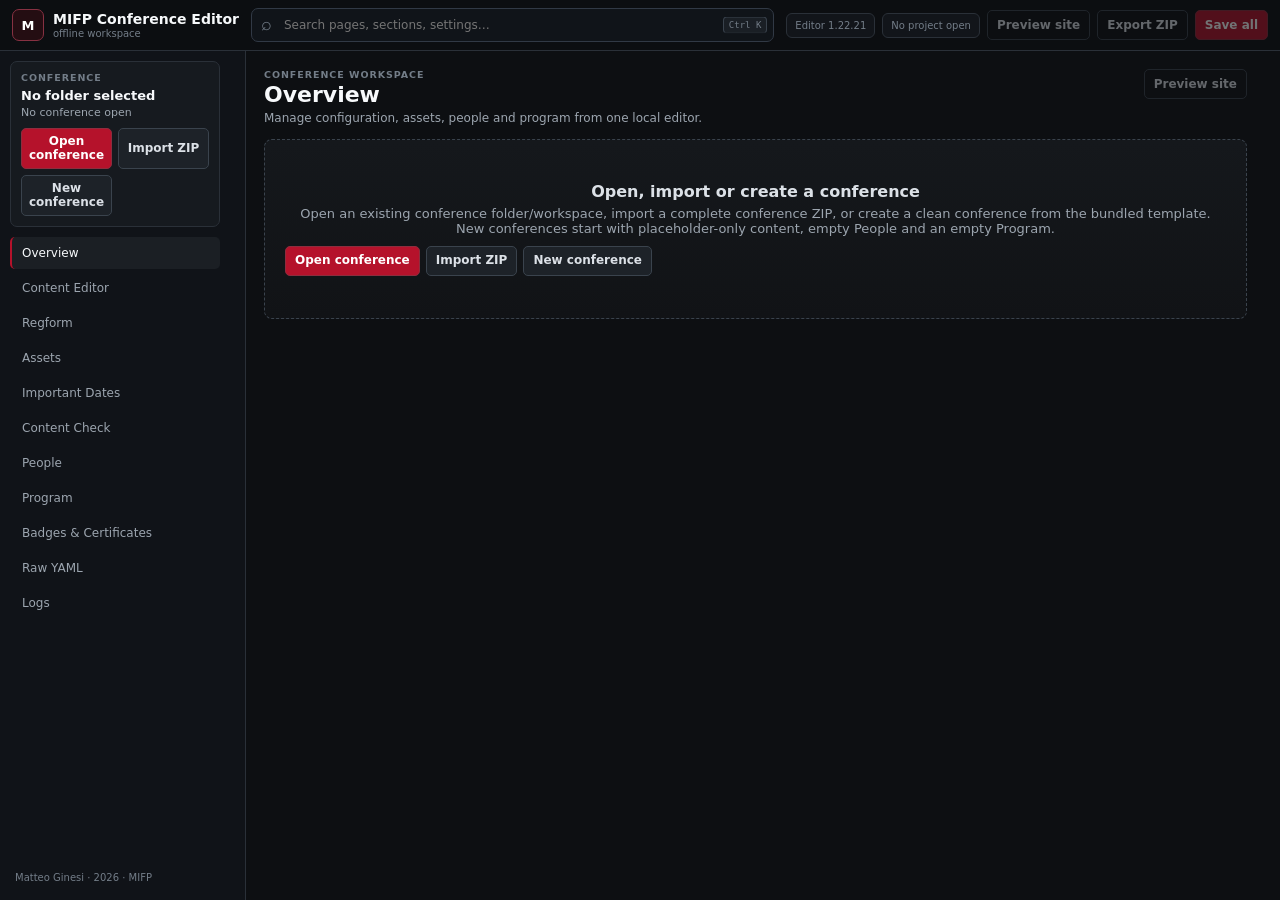
<file: index.html>
<!doctype html>
<html lang="en">

<head>
  <meta charset="utf-8">
  <meta name="viewport" content="width=device-width,initial-scale=1">
  <meta name="color-scheme" content="dark">
  <title>MIFP Conference Editor</title>
  <meta name="description"
    content="Offline-first editor for reusable MIFP conference websites, people, programs, badges and certificates.">
  <meta name="theme-color" content="#111111">
  <meta http-equiv="Cache-Control" content="no-cache, no-store, must-revalidate">
  <meta http-equiv="Pragma" content="no-cache">
  <meta http-equiv="Expires" content="0">
  <meta property="og:type" content="website">
  <meta property="og:title" content="MIFP Conference Editor">
  <meta property="og:description"
    content="Offline-first, file-based conference website editor with People, Program, assets, badges and certificates.">
  <meta property="og:url" content="https://matginesi.github.io/mifp-conference-editor/">
  <script>
    // Local/static deployment guard: when a server rewrites a directory URL without
    // a trailing slash to index.html, relative assets can resolve one level too high.
    // Normalize the URL before loading CSS/JS so assets always resolve from this folder.
    (function () {
      if (!/^https?:$/.test(location.protocol)) return;
      var path = location.pathname || '/';
      var last = path.slice(path.lastIndexOf('/') + 1);
      var looksLikeFile = /\.[A-Za-z0-9]{1,8}$/.test(last);
      if (path !== '/' && !path.endsWith('/') && !looksLikeFile) {
        location.replace(path + '/' + location.search + location.hash);
      }
    }());
  </script>
  <link rel="stylesheet" href="./assets/css/base.css?v=1.22.21">
  <link rel="stylesheet" href="./assets/css/layout.css?v=1.22.21">
  <link rel="stylesheet" href="./assets/css/components.css?v=1.22.21">
  <link rel="stylesheet" href="./assets/css/responsive.css?v=1.22.21">
  <script>
    window.addEventListener('error', function (event) {
      var file = String(event.filename || '');
      if (!file.includes('/assets/js/')) return;
      console.error('[MIFP-EDITOR][ASSET] JavaScript asset failed to load/parse:', file, event.message || 'unknown error');
    }, true);
  </script>
</head>

<body>
  <div class="app-shell">
    <header class="topbar">
      <div class="brand">
        <div class="brand-mark" aria-hidden="true">M</div>
        <div>
          <div class="brand-title">MIFP Conference Editor</div>
          <div class="brand-subtitle">offline workspace</div>
        </div>
      </div>
      <div id="globalSearch" class="global-search">
        <div class="global-search-input-wrap">
          <input id="globalSearchInput" type="search" placeholder="Search pages, sections, settings…" autocomplete="off"
            spellcheck="false" aria-label="Global editor search" aria-autocomplete="list"
            aria-controls="globalSearchResults" aria-expanded="false">
          <kbd class="global-search-shortcut">Ctrl K</kbd>
        </div>
        <div id="globalSearchResults" class="global-search-results hidden" role="listbox" aria-label="Search results">
        </div>
      </div>
      <div class="top-actions">
        <span class="version-badge">Editor 1.22.21</span>
        <span id="saveState" class="save-state neutral">No project open</span>
        <button id="previewSiteBtn" class="button ghost" type="button" disabled>Preview site</button>
        <button id="exportZipBtn" class="button ghost" type="button" disabled>Export ZIP</button>
        <button id="saveAllBtn" class="button primary" type="button" disabled>Save all</button>
      </div>
    </header>

    <aside class="sidebar" aria-label="Editor navigation">
      <div class="workspace-box">
        <div class="eyebrow">Conference</div>
        <div id="workspaceName" class="workspace-name">No folder selected</div>
        <div id="projectName" class="project-name">No conference open</div>
        <div class="button-stack">
          <button id="openWorkspaceBtn" class="button primary" type="button">Open conference</button>
          <button id="importZipBtn" class="button" type="button">Import ZIP</button>
          <button id="newConferenceBtn" class="button" type="button">New conference</button>
          <input id="folderFallbackInput" type="file" webkitdirectory multiple hidden>
          <input id="projectZipInput" type="file" accept=".zip,application/zip" hidden>
        </div>
        <div id="projectPickerWrap" class="project-picker hidden"><label for="projectPicker">Conference</label><select
            id="projectPicker"></select></div>
      </div>
      <nav class="nav-list">
        <button class="nav-item active" data-view="overview" type="button">Overview</button>
        <button class="nav-item" data-view="settings" type="button">Content Editor</button>
        <button class="nav-item" data-view="regform" type="button">Regform</button>
        <button class="nav-item" data-view="assets" type="button">Assets</button>
        <button class="nav-item" data-view="dates" type="button">Important Dates</button>
        <button class="nav-item" data-view="checks" type="button">Content Check</button>
        <button class="nav-item" data-view="people" type="button">People</button>
        <button class="nav-item" data-view="program" type="button">Program</button>
        <button class="nav-item" data-view="documents" type="button">Badges & Certificates</button>
        <button class="nav-item" data-view="yaml" type="button">Raw YAML</button>
        <button class="nav-item" data-view="logs" type="button">Logs</button>
      </nav>
      <div class="sidebar-footer">Matteo Ginesi · 2026 · MIFP</div>
    </aside>

    <main class="main">
      <section class="view active" data-view-panel="overview">
        <div class="page-head">
          <div>
            <div class="eyebrow">Conference workspace</div>
            <h1>Overview</h1>
            <p>Manage configuration, assets, people and program from one local editor.</p>
          </div>
          <div class="page-actions"><button id="openSiteBtn" class="button ghost" type="button" disabled>Preview
              site</button></div>
        </div>
        <div id="welcomePanel" class="empty-state">
          <div>
            <h2>Open, import or create a conference</h2>
            <p>Open an existing conference folder/workspace, import a complete conference ZIP, or create a clean conference
              from the bundled template. New conferences start with placeholder-only content, empty People and an empty Program.</p>
            <div class="inline-actions"><button id="welcomeOpenBtn" class="button primary" type="button">Open
                conference</button><button id="welcomeImportZipBtn" class="button" type="button">Import ZIP</button><button id="welcomeNewBtn" class="button" type="button">New conference</button></div>
          </div>
        </div>
        <div id="overviewContent" class="hidden">
          <div id="overviewCards" class="stat-grid"></div>
          <div class="panel-grid three">
            <section class="panel">
              <div class="panel-head">
                <div>
                  <div class="eyebrow">Current project</div>
                  <h2>Files</h2>
                </div>
              </div>
              <dl id="overviewFiles" class="definition-list"></dl>
            </section>
            <section class="panel release-panel">
              <div class="panel-head">
                <div>
                  <div class="eyebrow">Versioning</div>
                  <h2>Release</h2>
                </div><strong id="releaseVersionLabel" class="release-version">—</strong>
              </div>
              <div class="compact-fields">
                <label>Status<select id="releaseStatus">
                    <option value="draft">draft</option>
                    <option value="review">review</option>
                    <option value="published">published</option>
                  </select></label>
                <label>Version<input id="releaseVersion" type="text" placeholder="1.0.0"></label>
                <label class="full">Release note<input id="releaseNote" type="text" placeholder="What changed?"></label>
              </div>
              <div class="inline-actions tight"><button id="bumpPatchBtn" class="button ghost" type="button">+
                  Patch</button><button id="bumpMinorBtn" class="button ghost" type="button">+ Minor</button><button
                  id="bumpMajorBtn" class="button ghost" type="button">+ Major</button><button id="saveVersionBtn"
                  class="button" type="button">Save version</button></div>
              <div id="versionHistory" class="version-history"></div>
            </section>
            <section class="panel">
              <div class="panel-head">
                <div>
                  <div class="eyebrow">Workflow</div>
                  <h2>Publish</h2>
                </div>
              </div>
              <ol class="workflow-list">
                <li>Update YAML sections.</li>
                <li>Replace assets and faces.</li>
                <li>Import/edit People and Program.</li>
                <li>Bump conference version.</li>
                <li>Export the complete conference ZIP.</li>
              </ol>
            </section>
          </div>
        </div>
      </section>

      <section class="view" data-view-panel="settings">
        <div class="page-head">
          <div>
            <div class="eyebrow">conference.yaml</div>
            <h1>Content Editor</h1>
            <p>Edit the public conference website page by page. Registration here means the public
              <code>registration.html</code> content; PHP form settings live in the separate Regform page.</p>
          </div>
          <div class="page-actions"><button id="saveYamlFromSettingsBtn" class="button primary" type="button"
              disabled>Save conference.yaml</button></div>
        </div>
        <div id="settingsEmpty" class="empty-state compact">
          <h2>No conference loaded</h2>
        </div>
        <div id="settingsWorkbench" class="settings-workbench hidden">
          <aside class="settings-sections">
            <div class="eyebrow settings-nav-eyebrow">Website pages</div><input id="settingsSectionSearch" type="search"
              placeholder="Find page or section…">
            <div id="settingsSectionNav"></div>
          </aside>
          <section class="settings-editor">
            <div id="settingsSectionHead" class="settings-section-head"></div>
            <div id="settingsForm" class="settings-layout"></div>
            <section class="section-raw-panel hidden" aria-hidden="true">
              <div class="section-raw-head">
                <div>
                  <div class="eyebrow">Selected section</div>
                  <h3>Section YAML</h3>
                  <p>Edit only the current top-level section without opening the full YAML file.</p>
                </div>
                <div class="inline-actions"><button id="applySectionYamlBtn" class="button" type="button">Apply section
                    YAML</button></div>
              </div>
              <div id="sectionYamlStatus" class="validation-bar neutral">Section YAML synchronized</div>
              <textarea id="sectionYamlEditor" class="section-yaml-editor" wrap="soft" spellcheck="false"
                aria-label="Current YAML section editor"></textarea>
            </section>
          </section>
        </div>
      </section>

      <section class="view" data-view-panel="regform">
        <div class="page-head">
          <div>
            <div class="eyebrow">regform/settings.yaml</div>
            <h1>Regform</h1>
            <p>Dedicated settings for the separate PHP registration module: availability, confirmation email,
              sender/reply-to, organizer recipients, fields, uploads, rate limits and storage.</p>
          </div>
          <div class="page-actions"><button id="saveRegformBtn" class="button primary" type="button" disabled>Save
              regform/settings.yaml</button></div>
        </div>
        <div id="regformEmpty" class="empty-state compact">
          <h2>No conference loaded</h2>
        </div>
        <div id="regformContent" class="hidden">
          <section class="settings-editor regform-page-editor">
            <div id="regformSectionHead" class="settings-section-head"></div>
            <div id="regformForm" class="settings-layout"></div>
          </section>
        </div>
      </section>

      <section class="view" data-view-panel="assets">
        <div class="page-head">
          <div>
            <div class="eyebrow">Local assets</div>
            <h1>Assets</h1>
            <p>Preview, add, replace and safely remove files inside the conference assets directory.</p>
          </div>
          <div class="page-actions"><button id="cleanUnusedAssetsBtn" class="button ghost danger" type="button" disabled>Clean unused assets</button><button id="refreshAssetsBtn" class="button" type="button" disabled>Refresh</button>
          </div>
        </div>
        <div id="assetsEmpty" class="empty-state compact">
          <h2>No conference loaded</h2>
        </div>
        <div id="assetsContent" class="hidden">
          <section class="toolbar panel flat"><label class="grow">Filter<input id="assetSearch" type="search"
                placeholder="logo, people, venue…"></label><label class="grow">Target path<input id="assetTargetPath"
                type="text" placeholder="assets/branding/logo.svg"></label><button id="assetChooseBtn" class="button"
              type="button">Add / replace</button><input id="assetFileInput" type="file" hidden></section>
          <div id="assetGrid" class="asset-grid"></div>
        </div>
      </section>


      <section class="view" data-view-panel="dates">
        <div class="page-head">
          <div>
            <div class="eyebrow">conference.yaml · important_dates</div>
            <h1>Important Dates</h1>
            <p>Edit the dates shown on the conference website with real date controls, descriptions and optional notes.
            </p>
          </div>
          <div class="page-actions"><button id="saveDatesBtn" class="button primary" type="button" disabled>Save
              dates</button></div>
        </div>
        <div id="datesEditor"></div>
      </section>

      <section class="view" data-view-panel="checks">
        <div class="page-head">
          <div>
            <div class="eyebrow">Editorial QA</div>
            <h1>TBD / TBC Check</h1>
            <p>Find unresolved placeholders across conference.yaml, People and Program, then jump directly to the source
              that needs attention.</p>
          </div>
          <div class="page-actions"><button id="refreshChecksBtn" class="button" type="button" disabled>Refresh
              check</button></div>
        </div>
        <div id="checksEditor"></div>
      </section>

      <section class="view" data-view-panel="people">
        <div class="page-head">
          <div>
            <div class="eyebrow">People spreadsheet</div>
            <h1>Speakers & People</h1>
            <p>Categories, roles and face images are linked directly to <code>assets/people/</code>. CSV and Excel XLSX
              import/export are supported, with automatic column matching and multi-role editing.</p>
          </div>
          <div class="page-actions"><button id="savePeopleBtn" class="button primary" type="button" disabled>Save
              people.csv</button></div>
        </div>
        <div id="peopleEditor"></div>
      </section>

      <section class="view" data-view-panel="program">
        <div class="page-head">
          <div>
            <div class="eyebrow">Program spreadsheet</div>
            <h1>Program</h1>
            <p>Manage a flat, flexible schedule with dates, item types and details. Import/export CSV or Excel XLSX; no
              graph IDs or parent/child editing.</p>
          </div>
          <div class="page-actions"><button id="saveProgramBtn" class="button primary" type="button" disabled>Save
              program.csv</button></div>
        </div>
        <div id="programEditor"></div>
      </section>


      <section class="view" data-view-panel="documents">
        <div class="page-head">
          <div>
            <div class="eyebrow">Printable documents</div>
            <h1>Badges & Certificates</h1>
            <p>Create batches from People using the conference data and the bundled DOCX reference templates. Badge
              sheets are automatically centered on A4 with optional cut lines.</p>
          </div>
        </div>
        <div id="documentsEditor"></div>
      </section>

      <section class="view" data-view-panel="yaml">
        <div class="page-head">
          <div>
            <div class="eyebrow">Advanced configuration</div>
            <h1>Raw YAML</h1>
            <p>Full source editor. Structured edits normalize YAML formatting but preserve all parsed data.</p>
          </div>
          <div class="page-actions"><button id="validateYamlBtn" class="button" type="button"
              disabled>Validate</button><button id="downloadYamlBtn" class="button ghost" type="button"
              disabled>Download</button><button id="saveYamlBtn" class="button primary" type="button" disabled>Save
              YAML</button></div>
        </div>
        <div id="yamlEmpty" class="empty-state compact">
          <h2>No conference loaded</h2>
        </div>
        <div id="yamlEditorWrap" class="yaml-wrap hidden">
          <div id="yamlStatus" class="validation-bar neutral">YAML not modified</div><textarea id="yamlEditor"
            wrap="soft" spellcheck="false" aria-label="conference.yaml editor"></textarea>
        </div>
      </section>

      <section class="view" data-view-panel="logs">
        <div class="page-head">
          <div>
            <div class="eyebrow">Diagnostics</div>
            <h1>Logs</h1>
            <p>Local editor events only.</p>
          </div>
          <div class="page-actions"><button id="clearLogsBtn" class="button ghost" type="button">Clear</button></div>
        </div>
        <div id="logList" class="log-list"></div>
      </section>
    </main>

    <div id="toastHost" class="toast-host" aria-live="polite" aria-atomic="true"></div>
    <div id="totemBackdrop" class="totem-backdrop hidden" role="presentation">
      <section class="totem" role="alertdialog" aria-modal="true" aria-labelledby="totemTitle"
        aria-describedby="totemMessage">
        <div class="totem-accent" aria-hidden="true"></div>
        <div class="totem-content">
          <div id="totemEyebrow" class="eyebrow">MIFP Editor</div>
          <h2 id="totemTitle">Confirm action</h2>
          <p id="totemMessage"></p><label id="totemInputWrap" class="totem-input hidden"><span>Value</span><input
              id="totemInput" type="text" autocomplete="off"></label>
          <div class="totem-actions"><button id="totemCancelBtn" class="button ghost"
              type="button">Cancel</button><button id="totemConfirmBtn" class="button primary"
              type="button">Continue</button></div>
        </div>
      </section>
    </div>
    <div id="modalBackdrop" class="modal-backdrop hidden" role="presentation">
      <div class="modal" role="dialog" aria-modal="true" aria-labelledby="modalTitle">
        <div class="modal-head">
          <h2 id="modalTitle">Dialog</h2><button id="modalClose" class="icon-button" type="button"
            aria-label="Close">×</button>
        </div>
        <div id="modalBody" class="modal-body"></div>
      </div>
    </div>
  </div>
  <script src="./assets/js/lib/yaml-lite.js?v=1.22.21"></script>
  <script src="./assets/js/lib/csv.js?v=1.22.21"></script>
  <script src="./assets/js/lib/zip-lite.js?v=1.22.21"></script>
  <script src="./assets/js/lib/xlsx-lite.js?v=1.22.21"></script>
  <script src="./assets/js/lib/document-tools.js?v=1.22.21"></script>
  <script src="./assets/js/editor/app.js?v=1.22.21"></script>
</body>

</html>
</file>
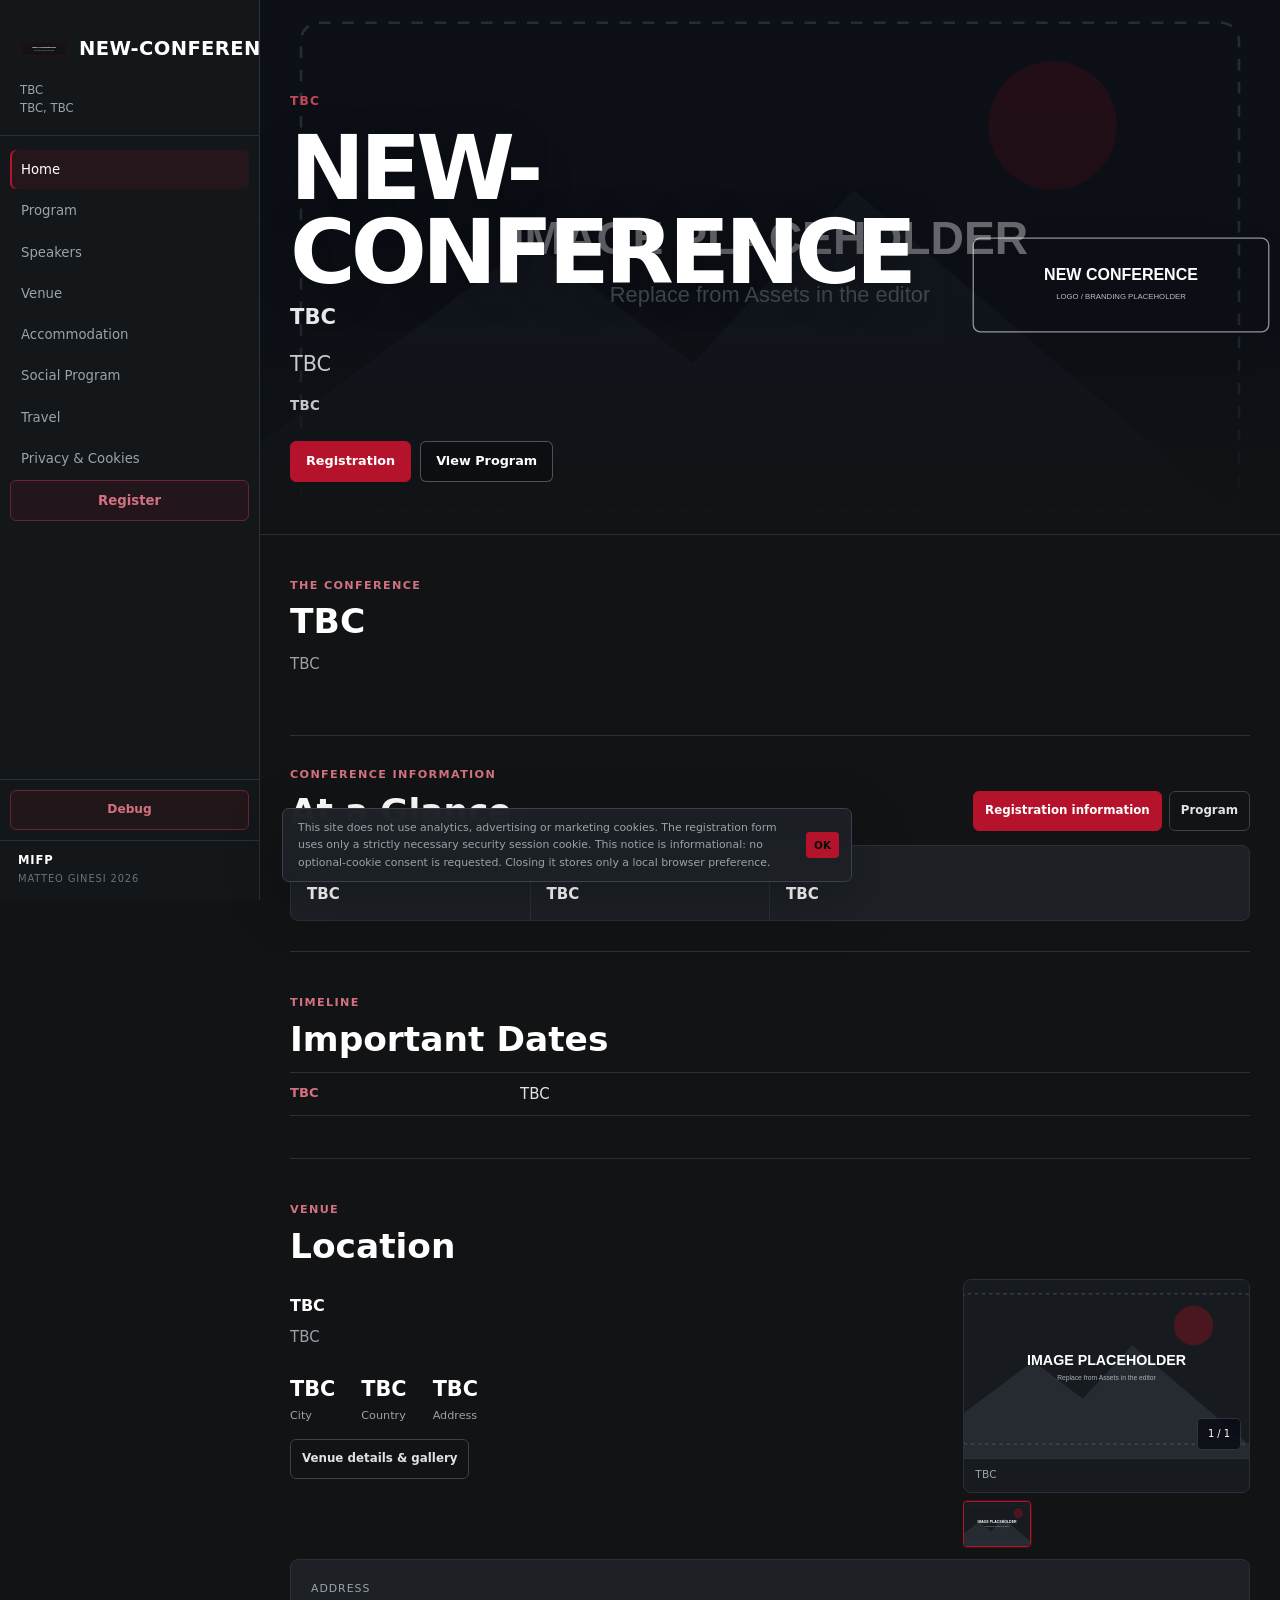
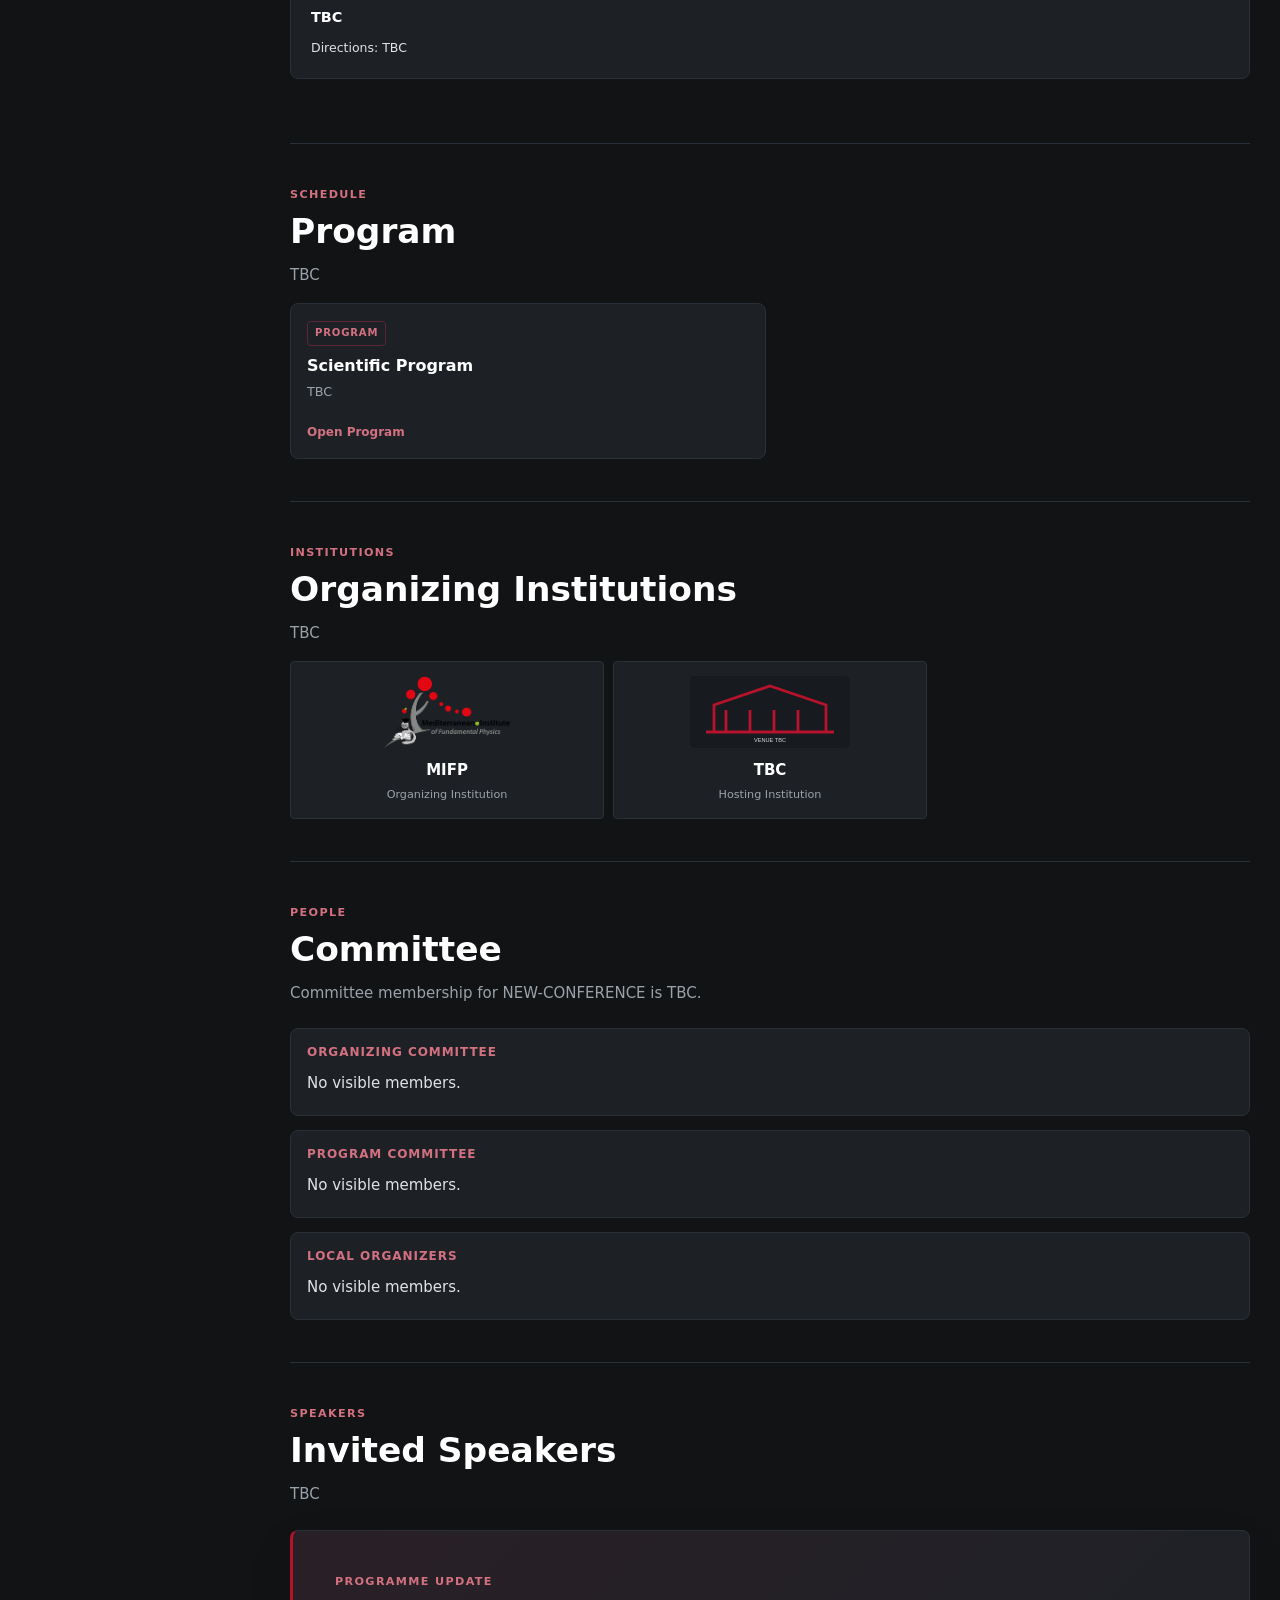
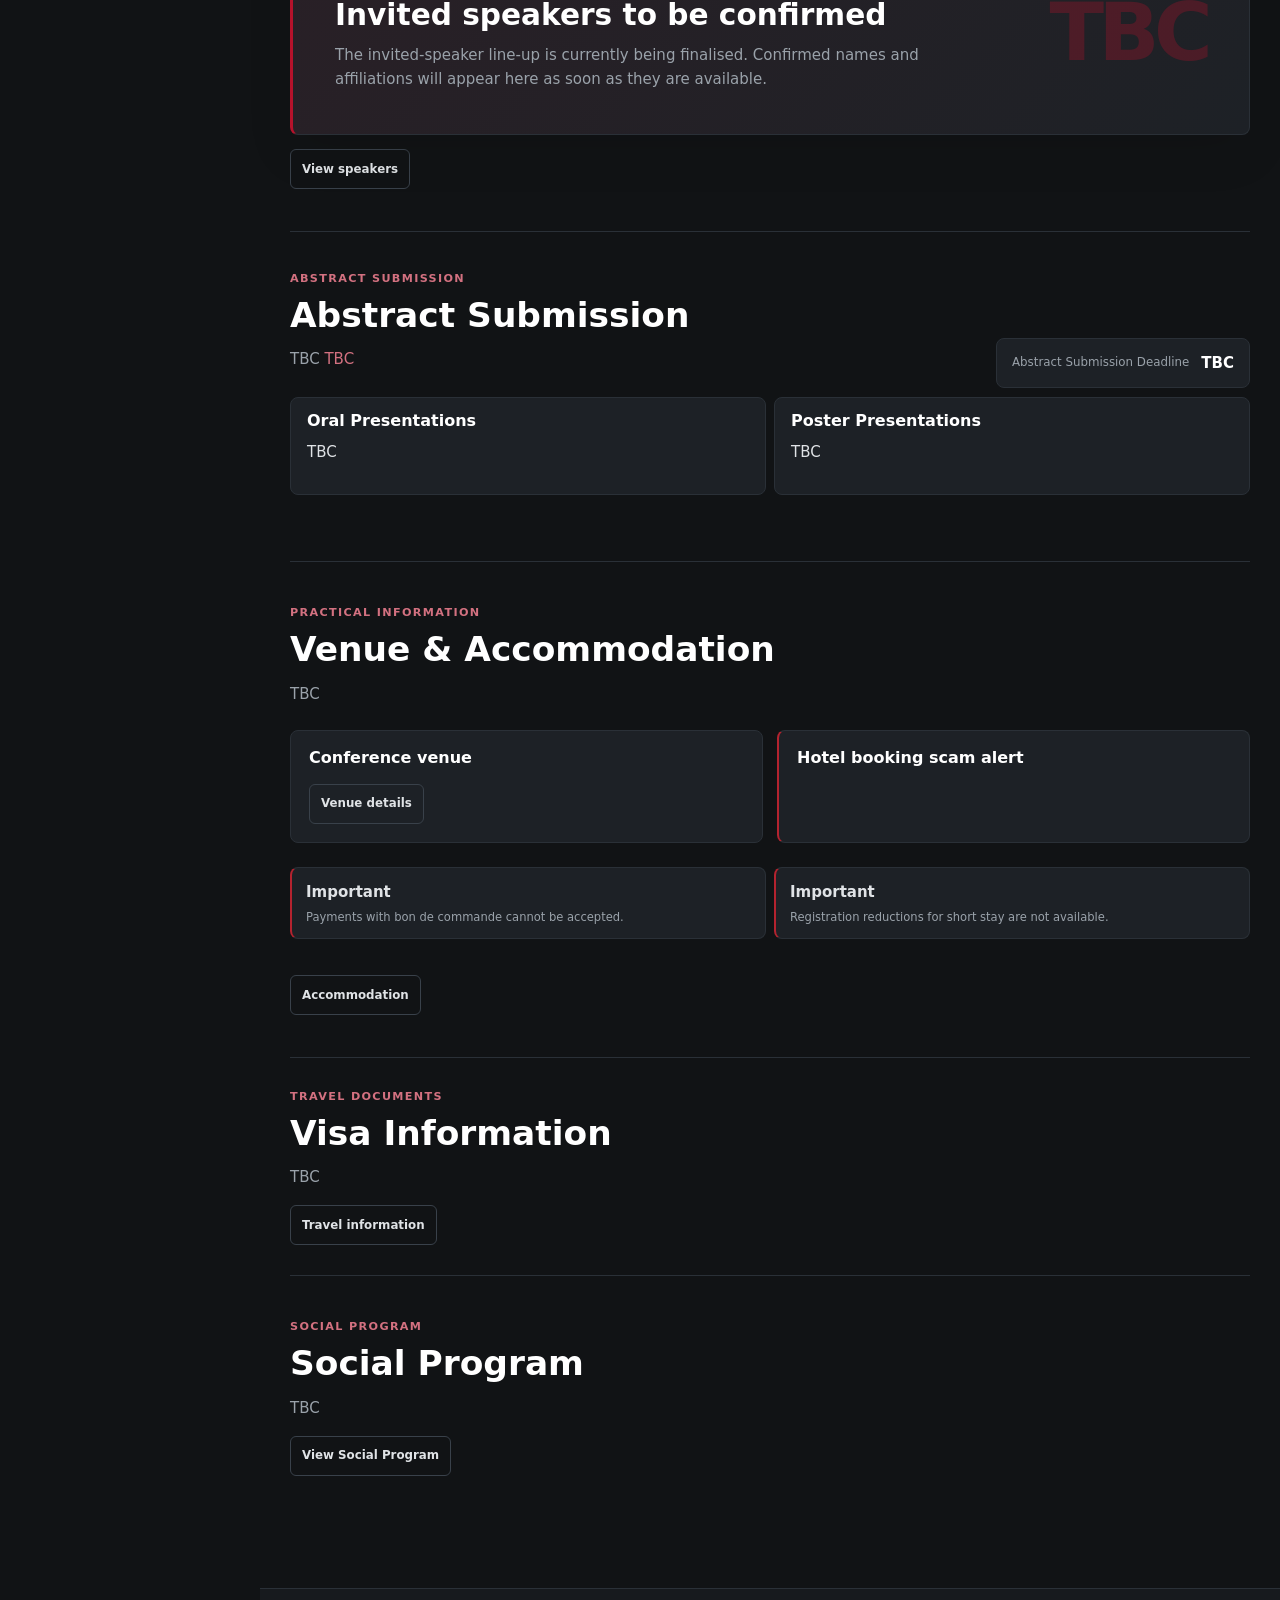
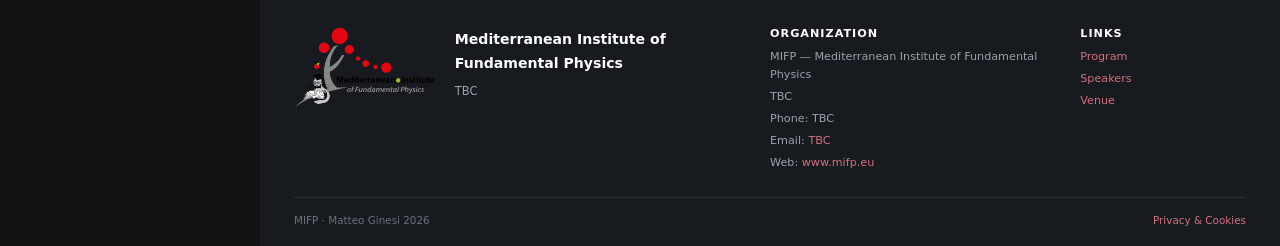
<file: TEMPLATE/index.html>
<!doctype html>
<html lang="en">
<head>
<title>NEW-CONFERENCE | TBC</title>
<meta charset="utf-8">
<meta name="viewport" content="width=device-width, initial-scale=1, viewport-fit=cover">
<meta name="referrer" content="strict-origin-when-cross-origin">
<!-- SEO v1.5 -->
<meta name="description" content="TBC">
<meta name="keywords" content="TBC">
<meta name="author" content="MIFP — Mediterranean Institute of Fundamental Physics">
<meta name="robots" content="index,follow,max-image-preview:large,max-snippet:-1,max-video-preview:-1">
<meta name="theme-color" content="#111315">
<meta name="geo.placename" content="TBC, TBC">
<meta property="og:type" content="website">
<meta property="og:site_name" content="NEW-CONFERENCE">
<meta property="og:title" content="NEW-CONFERENCE | TBC">
<meta property="og:description" content="TBC">
<meta name="twitter:card" content="summary">
<meta name="twitter:title" content="NEW-CONFERENCE | TBC">
<meta name="twitter:description" content="TBC">
<!-- /SEO v1.5 -->

<meta http-equiv="Content-Security-Policy" content="default-src 'self'; script-src 'self'; style-src 'self'; img-src 'self'; connect-src 'self'; font-src 'self'; frame-src https://www.openstreetmap.org; object-src 'none'; base-uri 'none'; form-action 'self' https:">
<link rel="icon" href="favicon.ico" sizes="any">
<link rel="stylesheet" href="css/styles.css?v=1.6.8">
<script src="js/yaml-lite.js?v=1.6" defer></script>
<script src="js/csv.js?v=1.6" defer></script>
<script src="js/site.js?v=1.6.8" defer></script>
</head>
<body class="home" data-page="home" data-booting>
<div class="boot-screen" id="bootScreen"><div class="boot-mark"></div><strong>Loading conference</strong></div>
<a class="skip-link" href="#main-content">Skip to main content</a>
<header class="topbar" id="siteTopbar"></header>
<button class="nav-backdrop" id="navBackdrop" type="button" aria-label="Close menu"></button>
<nav class="mobile-nav" id="mobileNav" aria-label="Mobile navigation"></nav>
<div class="page-layout">
<aside class="sidebar" id="siteSidebar"></aside>
<main class="page-main" id="main-content"><div class="container">
<!-- Automatic blocks. Remove data-render from any block to replace it with hand-written HTML. -->
<section class="hero" data-section="hero" data-render="hero"></section>
<section class="section" data-section="home_intro" data-render="home-intro"></section>
<section class="section" data-section="quantum_school" data-render="quantum-school"></section>
<section class="section section-tight" data-section="at_glance" data-render="at-glance"></section>
<div data-section="statistics" data-render="statistics"></div>
<section class="section section-tight" data-section="countdown" data-render="countdown"></section>
<section class="section" data-section="important_dates" data-render="important-dates"></section>
<section class="section section-registration" id="registration-plans" data-section="registration" data-render="registration"></section>
<section class="section" data-section="home_venue" data-render="home-venue"></section>
<section class="section" id="program" data-section="home_program" data-render="home-program"></section>
<section class="section" id="sponsor" data-section="sponsor_packages" data-render="sponsor-packages"></section>
<section class="section" id="organizing-institution" data-section="organizers" data-render="organizers"></section>
<section class="section" id="committee" data-section="committee" data-render="committee"></section>
<section class="section" data-section="home_speakers" data-render="home-speakers"></section>
<section class="section section-submission" id="abstract-submission" data-section="abstract_submission" data-render="abstract-submission"></section>
<section class="section" data-section="home_venue_accommodation" data-render="home-venue-accommodation"></section>
<section class="section section-tight" data-section="home_visa" data-render="home-visa"></section>
<section class="section" data-section="home_social" data-render="home-social"></section>
<!-- Manual HTML example:
<section class="section"><h2>Custom conference section</h2><p>This is never touched by JavaScript.</p></section>
-->
</div></main>
</div>
<footer class="site-footer" id="siteFooter"></footer>
<div class="privacy-banner" id="privacyBanner"></div>
<div id="debugMount"></div>
<button class="back-to-top" id="backToTop" type="button" aria-label="Back to top">↑</button>
</body>
</html>
</file>
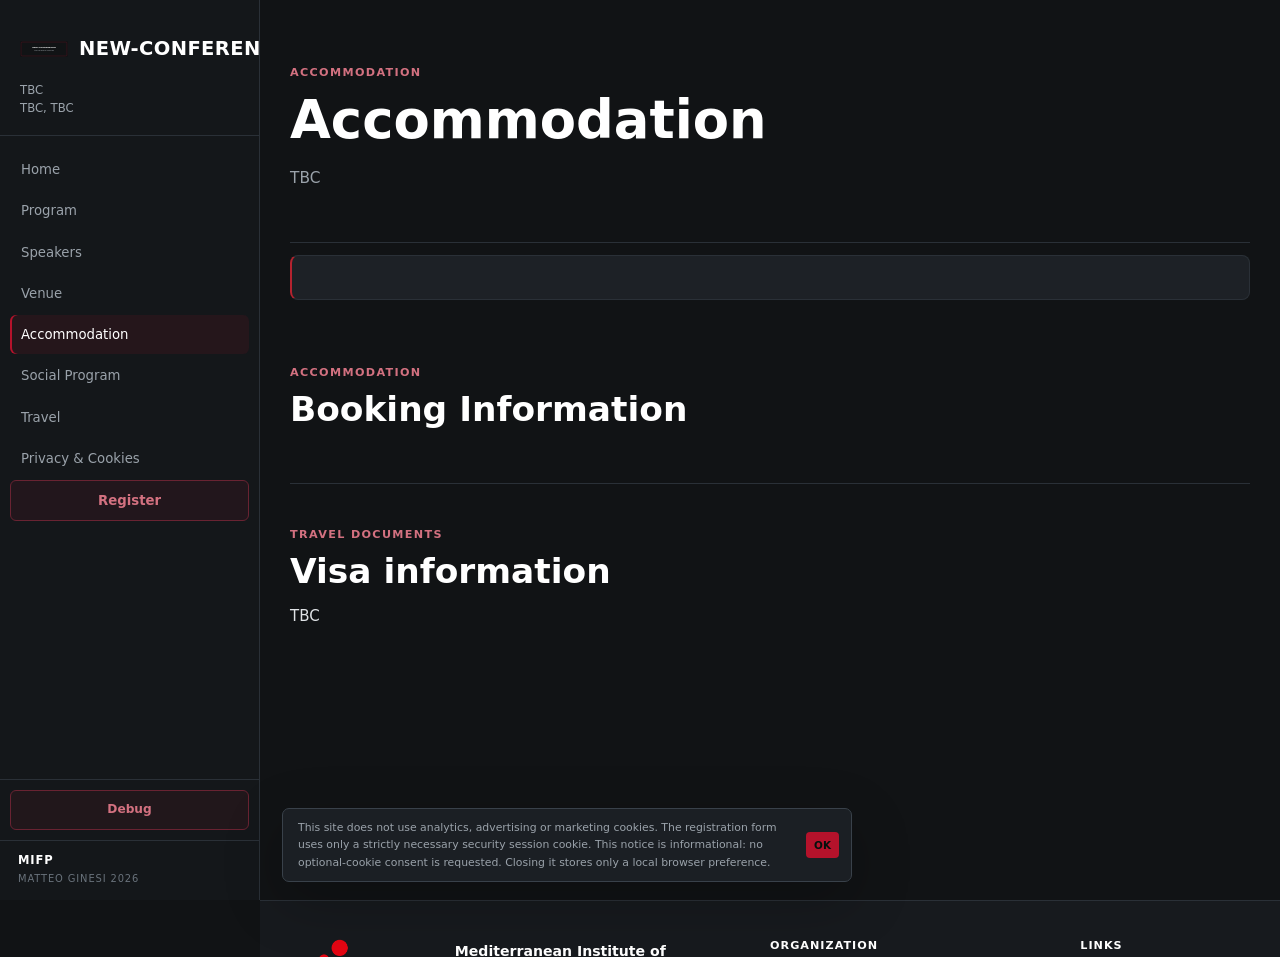
<file: TEMPLATE/accommodation.html>
<!doctype html>
<html lang="en">
<head>
<title>NEW-CONFERENCE | TBC</title>
<meta charset="utf-8">
<meta name="viewport" content="width=device-width, initial-scale=1, viewport-fit=cover">
<meta name="referrer" content="strict-origin-when-cross-origin">
<!-- SEO v1.5 -->
<meta name="description" content="TBC">
<meta name="keywords" content="TBC">
<meta name="author" content="MIFP — Mediterranean Institute of Fundamental Physics">
<meta name="robots" content="index,follow,max-image-preview:large,max-snippet:-1,max-video-preview:-1">
<meta name="theme-color" content="#111315">
<meta name="geo.placename" content="TBC, TBC">
<meta property="og:type" content="website">
<meta property="og:site_name" content="NEW-CONFERENCE">
<meta property="og:title" content="NEW-CONFERENCE | TBC">
<meta property="og:description" content="TBC">
<meta name="twitter:card" content="summary">
<meta name="twitter:title" content="NEW-CONFERENCE | TBC">
<meta name="twitter:description" content="TBC">
<!-- /SEO v1.5 -->

<meta http-equiv="Content-Security-Policy" content="default-src 'self'; script-src 'self'; style-src 'self'; img-src 'self'; connect-src 'self'; font-src 'self'; frame-src https://www.openstreetmap.org; object-src 'none'; base-uri 'none'; form-action 'self' https:">
<link rel="icon" href="favicon.ico" sizes="any">
<link rel="stylesheet" href="css/styles.css?v=1.6.8">
<script src="js/yaml-lite.js?v=1.6" defer></script>
<script src="js/csv.js?v=1.6" defer></script>
<script src="js/site.js?v=1.6.8" defer></script>
</head>
<body class="" data-page="accommodation" data-booting>
<div class="boot-screen" id="bootScreen"><div class="boot-mark"></div><strong>Loading conference</strong></div>
<a class="skip-link" href="#main-content">Skip to main content</a>
<header class="topbar" id="siteTopbar"></header>
<button class="nav-backdrop" id="navBackdrop" type="button" aria-label="Close menu"></button>
<nav class="mobile-nav" id="mobileNav" aria-label="Mobile navigation"></nav>
<div class="page-layout">
<aside class="sidebar" id="siteSidebar"></aside>
<main class="page-main" id="main-content"><div class="container">
<!-- Remove data-render to replace this entire automatic page body with manual HTML. -->
<section data-section="accommodation" data-render="accommodation"></section>
</div></main>
</div>
<footer class="site-footer" id="siteFooter"></footer>
<div class="privacy-banner" id="privacyBanner"></div>
<div id="debugMount"></div>
<button class="back-to-top" id="backToTop" type="button" aria-label="Back to top">↑</button>
</body>
</html>
</file>
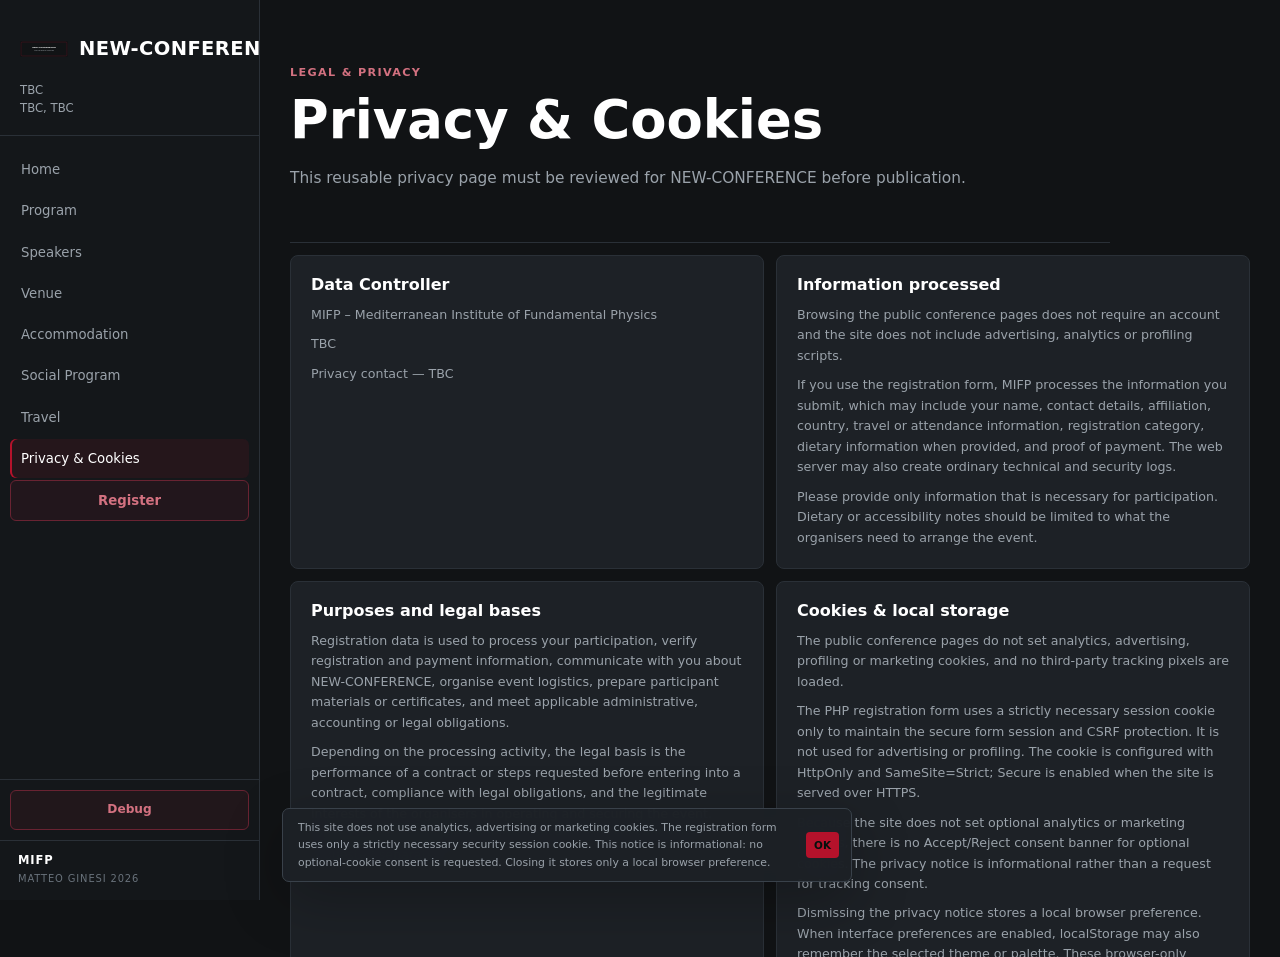
<file: TEMPLATE/privacy.html>
<!doctype html>
<html lang="en">
<head>
<title>NEW-CONFERENCE | TBC</title>
<meta charset="utf-8">
<meta name="viewport" content="width=device-width, initial-scale=1, viewport-fit=cover">
<meta name="referrer" content="strict-origin-when-cross-origin">
<!-- SEO v1.5 -->
<meta name="description" content="TBC">
<meta name="keywords" content="TBC">
<meta name="author" content="MIFP — Mediterranean Institute of Fundamental Physics">
<meta name="robots" content="index,follow,max-image-preview:large,max-snippet:-1,max-video-preview:-1">
<meta name="theme-color" content="#111315">
<meta name="geo.placename" content="TBC, TBC">
<meta property="og:type" content="website">
<meta property="og:site_name" content="NEW-CONFERENCE">
<meta property="og:title" content="NEW-CONFERENCE | TBC">
<meta property="og:description" content="TBC">
<meta name="twitter:card" content="summary">
<meta name="twitter:title" content="NEW-CONFERENCE | TBC">
<meta name="twitter:description" content="TBC">
<!-- /SEO v1.5 -->

<meta http-equiv="Content-Security-Policy" content="default-src 'self'; script-src 'self'; style-src 'self'; img-src 'self'; connect-src 'self'; font-src 'self'; frame-src https://www.openstreetmap.org; object-src 'none'; base-uri 'none'; form-action 'self' https:">
<link rel="icon" href="favicon.ico" sizes="any">
<link rel="stylesheet" href="css/styles.css?v=1.6.8">
<script src="js/yaml-lite.js?v=1.6" defer></script>
<script src="js/csv.js?v=1.6" defer></script>
<script src="js/site.js?v=1.6.8" defer></script>
</head>
<body class="" data-page="privacy" data-booting>
<div class="boot-screen" id="bootScreen"><div class="boot-mark"></div><strong>Loading conference</strong></div>
<a class="skip-link" href="#main-content">Skip to main content</a>
<header class="topbar" id="siteTopbar"></header>
<button class="nav-backdrop" id="navBackdrop" type="button" aria-label="Close menu"></button>
<nav class="mobile-nav" id="mobileNav" aria-label="Mobile navigation"></nav>
<div class="page-layout">
<aside class="sidebar" id="siteSidebar"></aside>
<main class="page-main" id="main-content"><div class="container">
<!-- Remove data-render to replace this entire automatic page body with manual HTML. -->
<section data-section="privacy" data-render="privacy"></section>
</div></main>
</div>
<footer class="site-footer" id="siteFooter"></footer>
<div class="privacy-banner" id="privacyBanner"></div>
<div id="debugMount"></div>
<button class="back-to-top" id="backToTop" type="button" aria-label="Back to top">↑</button>
</body>
</html>
</file>
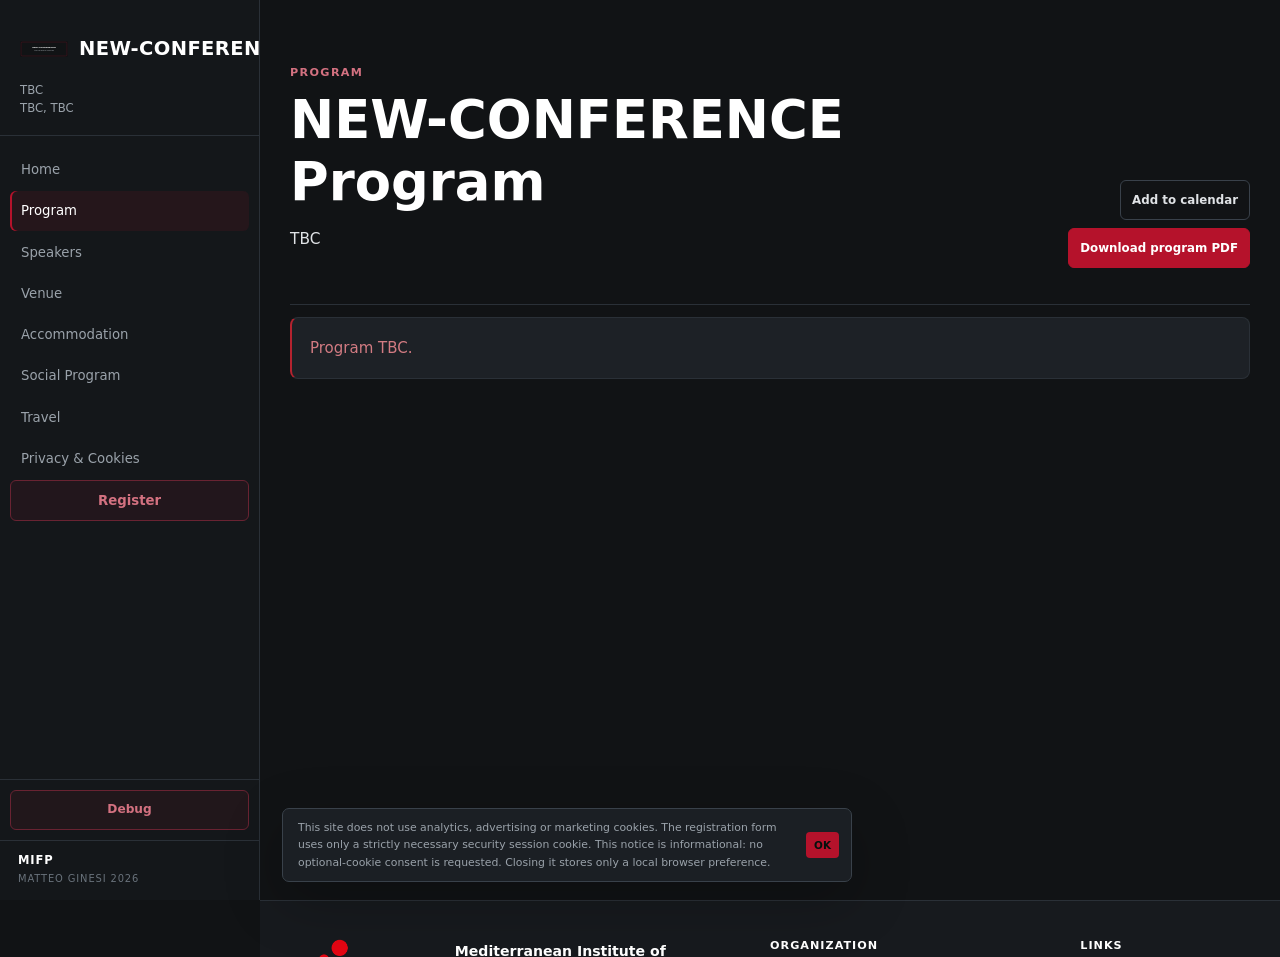
<file: TEMPLATE/program.html>
<!doctype html>
<html lang="en">
<head>
<title>NEW-CONFERENCE | TBC</title>
<meta charset="utf-8">
<meta name="viewport" content="width=device-width, initial-scale=1, viewport-fit=cover">
<meta name="referrer" content="strict-origin-when-cross-origin">
<!-- SEO v1.5 -->
<meta name="description" content="TBC">
<meta name="keywords" content="TBC">
<meta name="author" content="MIFP — Mediterranean Institute of Fundamental Physics">
<meta name="robots" content="index,follow,max-image-preview:large,max-snippet:-1,max-video-preview:-1">
<meta name="theme-color" content="#111315">
<meta name="geo.placename" content="TBC, TBC">
<meta property="og:type" content="website">
<meta property="og:site_name" content="NEW-CONFERENCE">
<meta property="og:title" content="NEW-CONFERENCE | TBC">
<meta property="og:description" content="TBC">
<meta name="twitter:card" content="summary">
<meta name="twitter:title" content="NEW-CONFERENCE | TBC">
<meta name="twitter:description" content="TBC">
<!-- /SEO v1.5 -->

<meta http-equiv="Content-Security-Policy" content="default-src 'self'; script-src 'self'; style-src 'self'; img-src 'self'; connect-src 'self'; font-src 'self'; frame-src https://www.openstreetmap.org; object-src 'none'; base-uri 'none'; form-action 'self' https:">
<link rel="icon" href="favicon.ico" sizes="any">
<link rel="stylesheet" href="css/styles.css?v=1.6.8">
<script src="js/yaml-lite.js?v=1.6" defer></script>
<script src="js/csv.js?v=1.6" defer></script>
<script src="js/pdf.js?v=1.6" defer></script>
<script src="js/site.js?v=1.6.8" defer></script>
</head>
<body class="" data-page="program" data-booting>
<div class="boot-screen" id="bootScreen"><div class="boot-mark"></div><strong>Loading conference</strong></div>
<a class="skip-link" href="#main-content">Skip to main content</a>
<header class="topbar" id="siteTopbar"></header>
<button class="nav-backdrop" id="navBackdrop" type="button" aria-label="Close menu"></button>
<nav class="mobile-nav" id="mobileNav" aria-label="Mobile navigation"></nav>
<div class="page-layout">
<aside class="sidebar" id="siteSidebar"></aside>
<main class="page-main" id="main-content"><div class="container">
<!-- Remove data-render to replace this entire automatic page body with manual HTML. -->
<section data-section="program" data-render="program"></section>
</div></main>
</div>
<footer class="site-footer" id="siteFooter"></footer>
<div class="privacy-banner" id="privacyBanner"></div>
<div id="debugMount"></div>
<button class="back-to-top" id="backToTop" type="button" aria-label="Back to top">↑</button>
</body>
</html>
</file>
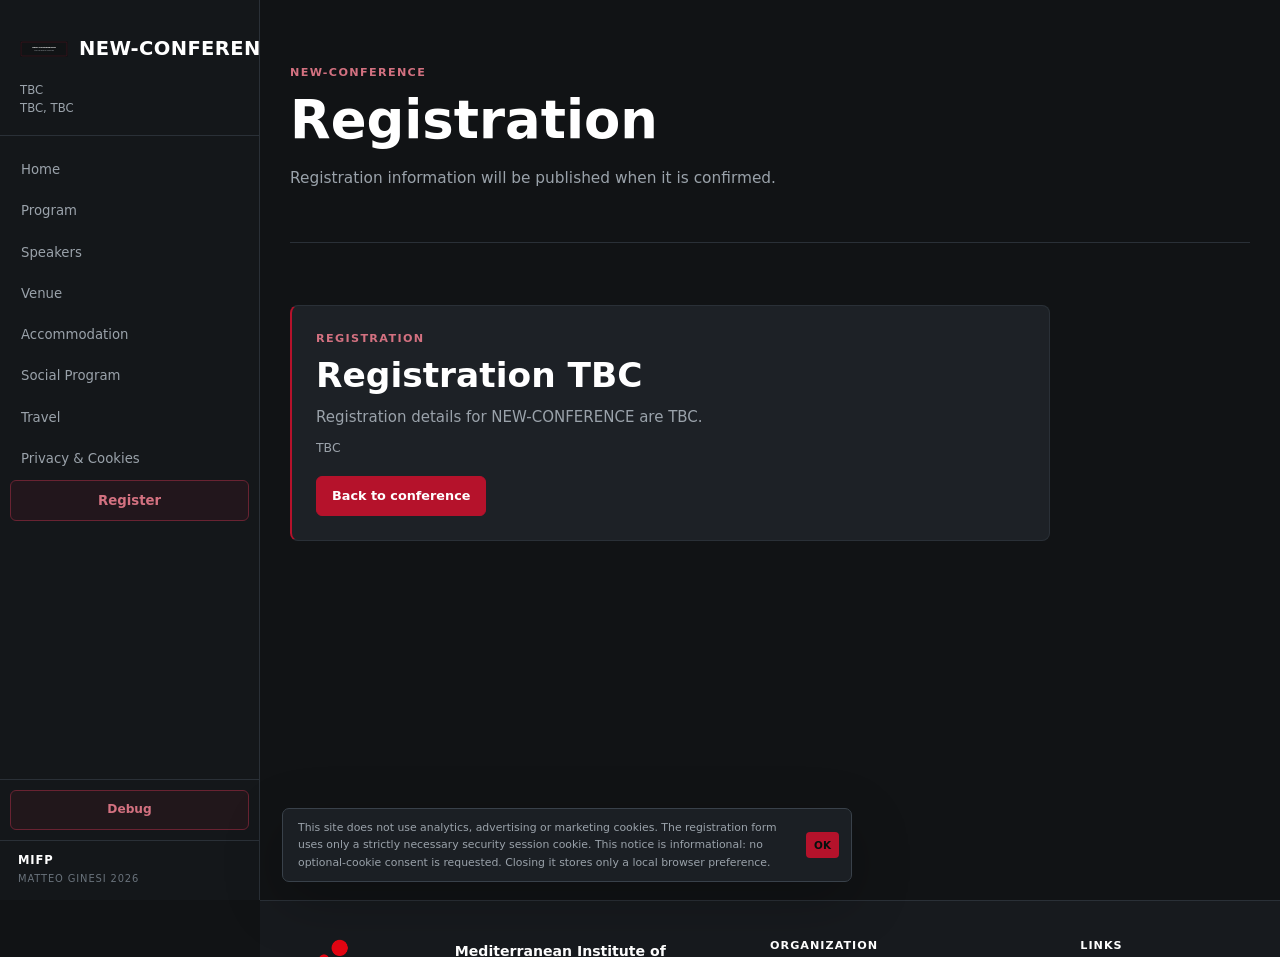
<file: TEMPLATE/registration-tbd.html>
<!doctype html>
<html lang="en">
<head>
<title>NEW-CONFERENCE | TBC</title>
<meta charset="utf-8">
<meta name="viewport" content="width=device-width, initial-scale=1, viewport-fit=cover">
<meta name="referrer" content="strict-origin-when-cross-origin">
<meta name="description" content="TBC">
<meta name="robots" content="index,follow,max-image-preview:large,max-snippet:-1,max-video-preview:-1">
<meta http-equiv="Content-Security-Policy" content="default-src 'self'; script-src 'self'; style-src 'self'; img-src 'self'; connect-src 'self'; font-src 'self'; object-src 'none'; base-uri 'none'; form-action 'self' https:">
<link rel="icon" href="favicon.ico" sizes="any">
<link rel="stylesheet" href="css/styles.css?v=1.6.8">
<script src="js/yaml-lite.js?v=1.6" defer></script>
<script src="js/csv.js?v=1.6" defer></script>
<script src="js/site.js?v=1.6.8" defer></script>
</head>
<body data-page="registration-tbd" data-booting>
<div class="boot-screen" id="bootScreen"><div class="boot-mark"></div><strong>Loading conference</strong></div>
<a class="skip-link" href="#main-content">Skip to main content</a>
<header class="topbar" id="siteTopbar"></header>
<button class="nav-backdrop" id="navBackdrop" type="button" aria-label="Close menu"></button>
<nav class="mobile-nav" id="mobileNav" aria-label="Mobile navigation"></nav>
<div class="page-layout">
<aside class="sidebar" id="siteSidebar"></aside>
<main class="page-main" id="main-content"><div class="container">
  <div class="page-head">
    <div class="section-kicker">NEW-CONFERENCE</div>
    <h1>Registration</h1>
    <p>Registration information will be published when it is confirmed.</p>
  </div>
  <section class="section" data-render="registration-unavailable"></section>
</div></main>
</div>
<footer class="site-footer" id="siteFooter"></footer>
<div class="privacy-banner" id="privacyBanner"></div>
<div id="debugMount"></div>
<button class="back-to-top" id="backToTop" type="button" aria-label="Back to top">↑</button>
</body>
</html>
</file>
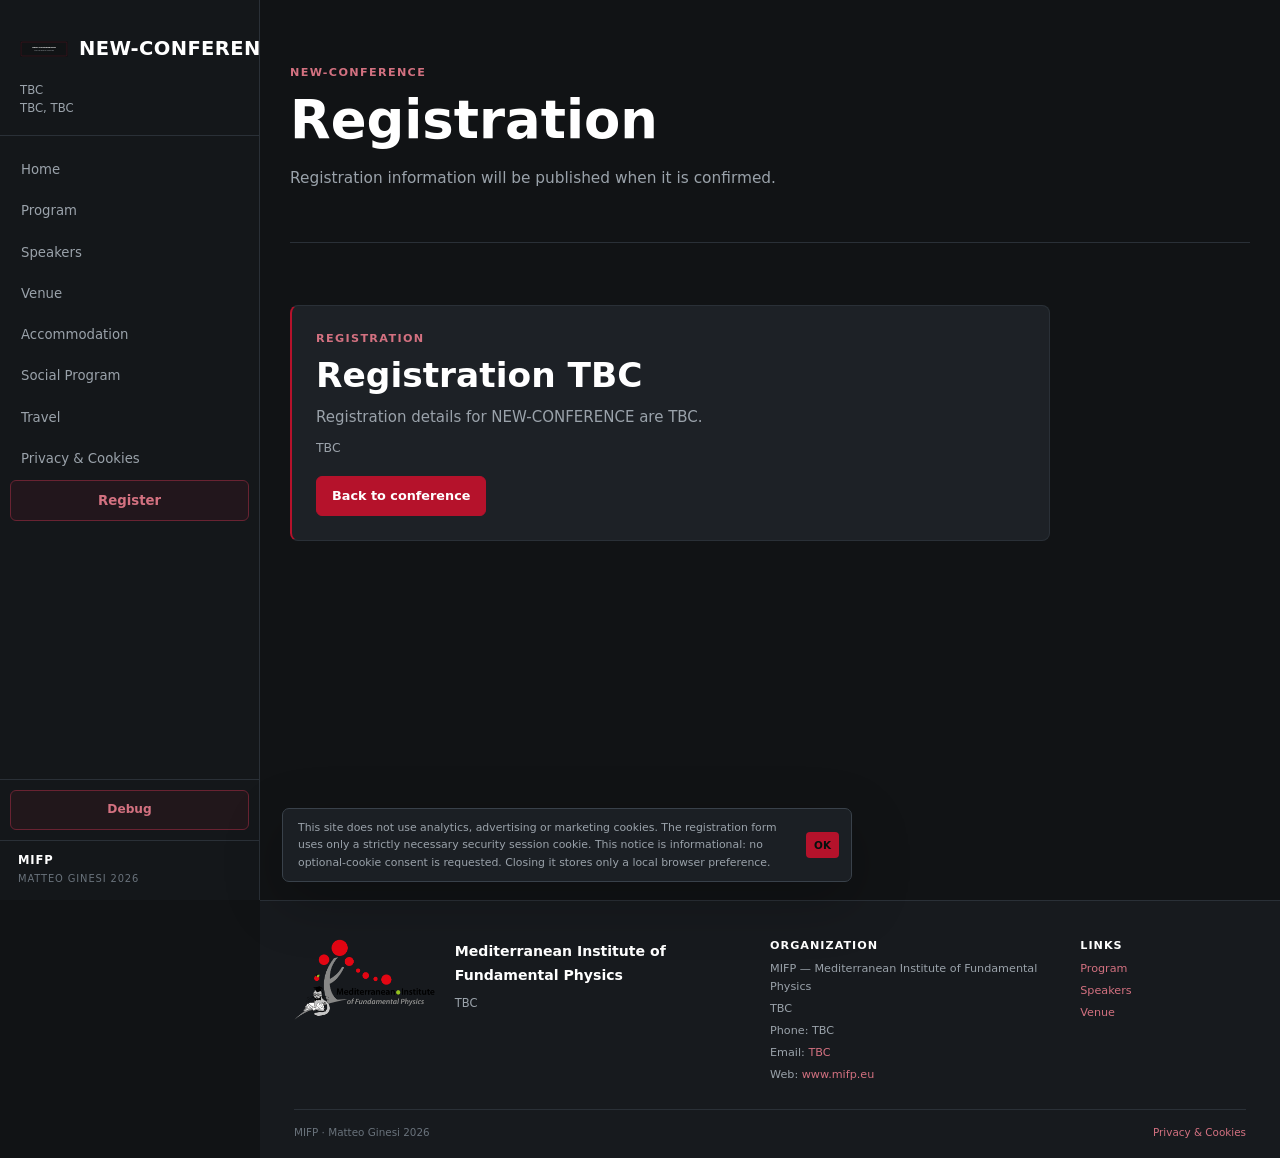
<file: TEMPLATE/registration.html>
<!doctype html>
<html lang="en">
<head>
<title>NEW-CONFERENCE | TBC</title>
<meta charset="utf-8">
<meta name="viewport" content="width=device-width, initial-scale=1, viewport-fit=cover">
<meta name="referrer" content="strict-origin-when-cross-origin">
<!-- SEO v1.5 -->
<meta name="description" content="TBC">
<meta name="keywords" content="TBC">
<meta name="author" content="MIFP — Mediterranean Institute of Fundamental Physics">
<meta name="robots" content="index,follow,max-image-preview:large,max-snippet:-1,max-video-preview:-1">
<meta name="theme-color" content="#111315">
<meta name="geo.placename" content="TBC, TBC">
<meta property="og:type" content="website">
<meta property="og:site_name" content="NEW-CONFERENCE">
<meta property="og:title" content="NEW-CONFERENCE | TBC">
<meta property="og:description" content="TBC">
<meta name="twitter:card" content="summary">
<meta name="twitter:title" content="NEW-CONFERENCE | TBC">
<meta name="twitter:description" content="TBC">
<!-- /SEO v1.5 -->

<meta http-equiv="Content-Security-Policy" content="default-src 'self'; script-src 'self'; style-src 'self'; img-src 'self'; connect-src 'self'; font-src 'self'; frame-src https://www.openstreetmap.org; object-src 'none'; base-uri 'none'; form-action 'self' https:">
<link rel="icon" href="favicon.ico" sizes="any">
<link rel="stylesheet" href="css/styles.css?v=1.6.8">
<script src="js/yaml-lite.js?v=1.6" defer></script>
<script src="js/csv.js?v=1.6" defer></script>
<script src="js/site.js?v=1.6.8" defer></script>
</head>
<body data-page="registration" data-booting>
<div class="boot-screen" id="bootScreen"><div class="boot-mark"></div><strong>Loading conference</strong></div>
<a class="skip-link" href="#main-content">Skip to main content</a>
<header class="topbar" id="siteTopbar"></header>
<button class="nav-backdrop" id="navBackdrop" type="button" aria-label="Close menu"></button>
<nav class="mobile-nav" id="mobileNav" aria-label="Mobile navigation"></nav>
<div class="page-layout">
<aside class="sidebar" id="siteSidebar"></aside>
<main class="page-main" id="main-content"><div class="container">
  <div class="page-head">
    <div class="section-kicker">NEW-CONFERENCE</div>
    <h1>Registration</h1>
    <p>Registration categories, conditions, payment instructions and the online registration form.</p>
  </div>
  <!-- Both blocks are YAML-driven. Remove data-render from either section to replace it with hand-written HTML. -->
  <section class="section section-registration" data-section="registration" data-render="registration"></section>
  <section class="section registration-form-section" data-section="registration" data-render="registration-form"></section>
</div></main>
</div>
<footer class="site-footer" id="siteFooter"></footer>
<div class="privacy-banner" id="privacyBanner"></div>
<div id="debugMount"></div>
<button class="back-to-top" id="backToTop" type="button" aria-label="Back to top">↑</button>
</body>
</html>
</file>
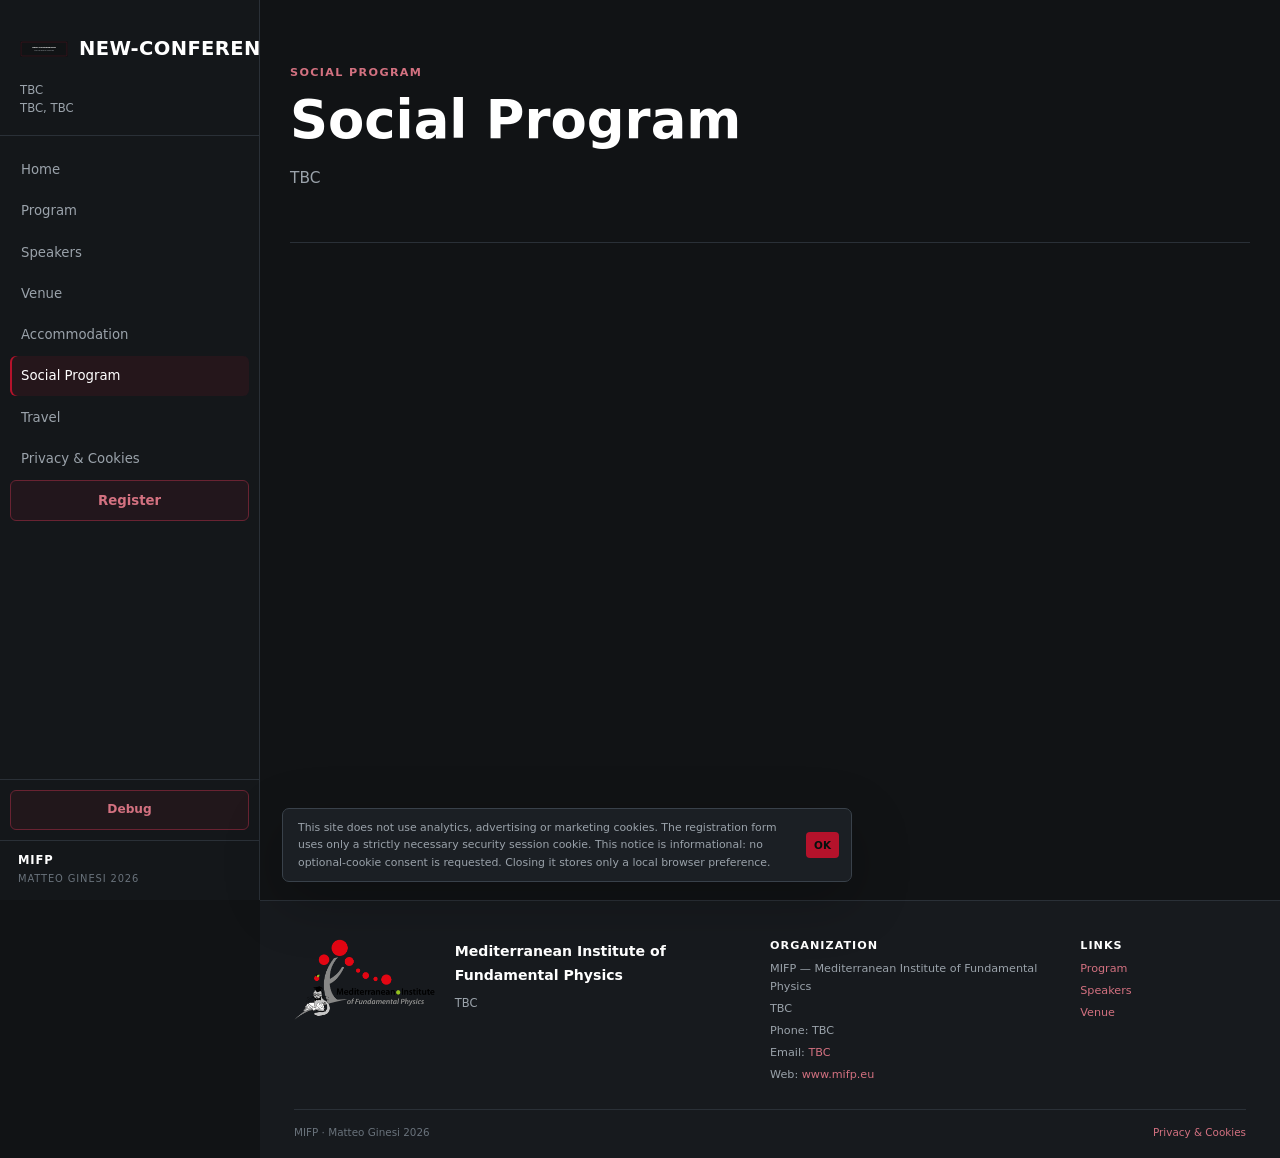
<file: TEMPLATE/social_program.html>
<!doctype html>
<html lang="en">
<head>
<title>NEW-CONFERENCE | TBC</title>
<meta charset="utf-8">
<meta name="viewport" content="width=device-width, initial-scale=1, viewport-fit=cover">
<meta name="referrer" content="strict-origin-when-cross-origin">
<!-- SEO v1.5 -->
<meta name="description" content="TBC">
<meta name="keywords" content="TBC">
<meta name="author" content="MIFP — Mediterranean Institute of Fundamental Physics">
<meta name="robots" content="index,follow,max-image-preview:large,max-snippet:-1,max-video-preview:-1">
<meta name="theme-color" content="#111315">
<meta name="geo.placename" content="TBC, TBC">
<meta property="og:type" content="website">
<meta property="og:site_name" content="NEW-CONFERENCE">
<meta property="og:title" content="NEW-CONFERENCE | TBC">
<meta property="og:description" content="TBC">
<meta name="twitter:card" content="summary">
<meta name="twitter:title" content="NEW-CONFERENCE | TBC">
<meta name="twitter:description" content="TBC">
<!-- /SEO v1.5 -->

<meta http-equiv="Content-Security-Policy" content="default-src 'self'; script-src 'self'; style-src 'self'; img-src 'self'; connect-src 'self'; font-src 'self'; frame-src https://www.openstreetmap.org; object-src 'none'; base-uri 'none'; form-action 'self' https:">
<link rel="icon" href="favicon.ico" sizes="any">
<link rel="stylesheet" href="css/styles.css?v=1.6.8">
<script src="js/yaml-lite.js?v=1.6" defer></script>
<script src="js/csv.js?v=1.6" defer></script>
<script src="js/site.js?v=1.6.8" defer></script>
</head>
<body class="" data-page="social_program" data-booting>
<div class="boot-screen" id="bootScreen"><div class="boot-mark"></div><strong>Loading conference</strong></div>
<a class="skip-link" href="#main-content">Skip to main content</a>
<header class="topbar" id="siteTopbar"></header>
<button class="nav-backdrop" id="navBackdrop" type="button" aria-label="Close menu"></button>
<nav class="mobile-nav" id="mobileNav" aria-label="Mobile navigation"></nav>
<div class="page-layout">
<aside class="sidebar" id="siteSidebar"></aside>
<main class="page-main" id="main-content"><div class="container">
<!-- Remove data-render to replace this entire automatic page body with manual HTML. -->
<section data-section="social_program" data-render="social-program"></section>
</div></main>
</div>
<footer class="site-footer" id="siteFooter"></footer>
<div class="privacy-banner" id="privacyBanner"></div>
<div id="debugMount"></div>
<button class="back-to-top" id="backToTop" type="button" aria-label="Back to top">↑</button>
</body>
</html>
</file>
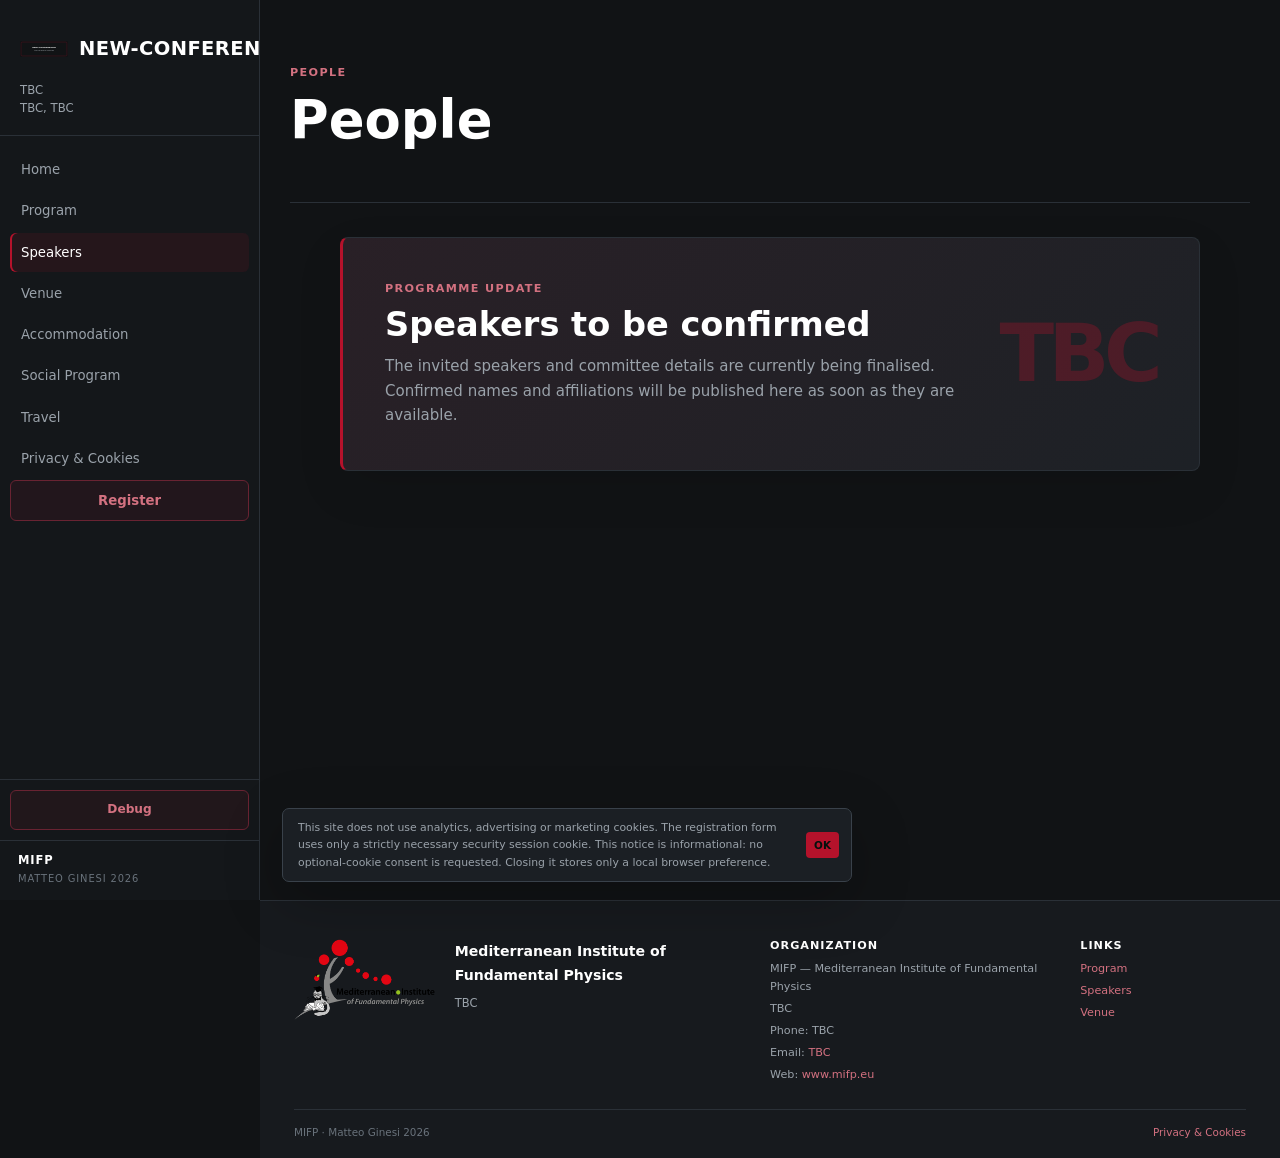
<file: TEMPLATE/speakers.html>
<!doctype html>
<html lang="en">
<head>
<title>NEW-CONFERENCE | TBC</title>
<meta charset="utf-8">
<meta name="viewport" content="width=device-width, initial-scale=1, viewport-fit=cover">
<meta name="referrer" content="strict-origin-when-cross-origin">
<!-- SEO v1.5 -->
<meta name="description" content="TBC">
<meta name="keywords" content="TBC">
<meta name="author" content="MIFP — Mediterranean Institute of Fundamental Physics">
<meta name="robots" content="index,follow,max-image-preview:large,max-snippet:-1,max-video-preview:-1">
<meta name="theme-color" content="#111315">
<meta name="geo.placename" content="TBC, TBC">
<meta property="og:type" content="website">
<meta property="og:site_name" content="NEW-CONFERENCE">
<meta property="og:title" content="NEW-CONFERENCE | TBC">
<meta property="og:description" content="TBC">
<meta name="twitter:card" content="summary">
<meta name="twitter:title" content="NEW-CONFERENCE | TBC">
<meta name="twitter:description" content="TBC">
<!-- /SEO v1.5 -->

<meta http-equiv="Content-Security-Policy" content="default-src 'self'; script-src 'self'; style-src 'self'; img-src 'self'; connect-src 'self'; font-src 'self'; frame-src https://www.openstreetmap.org; object-src 'none'; base-uri 'none'; form-action 'self' https:">
<link rel="icon" href="favicon.ico" sizes="any">
<link rel="stylesheet" href="css/styles.css?v=1.6.8">
<script src="js/yaml-lite.js?v=1.6" defer></script>
<script src="js/csv.js?v=1.6" defer></script>
<script src="js/site.js?v=1.6.8" defer></script>
</head>
<body class="" data-page="people" data-booting>
<div class="boot-screen" id="bootScreen"><div class="boot-mark"></div><strong>Loading conference</strong></div>
<a class="skip-link" href="#main-content">Skip to main content</a>
<header class="topbar" id="siteTopbar"></header>
<button class="nav-backdrop" id="navBackdrop" type="button" aria-label="Close menu"></button>
<nav class="mobile-nav" id="mobileNav" aria-label="Mobile navigation"></nav>
<div class="page-layout">
<aside class="sidebar" id="siteSidebar"></aside>
<main class="page-main" id="main-content"><div class="container">
<!-- Remove data-render to replace this entire automatic page body with manual HTML. -->
<section data-section="people" data-render="people"></section>
</div></main>
</div>
<footer class="site-footer" id="siteFooter"></footer>
<div class="privacy-banner" id="privacyBanner"></div>
<div id="debugMount"></div>
<button class="back-to-top" id="backToTop" type="button" aria-label="Back to top">↑</button>
</body>
</html>
</file>
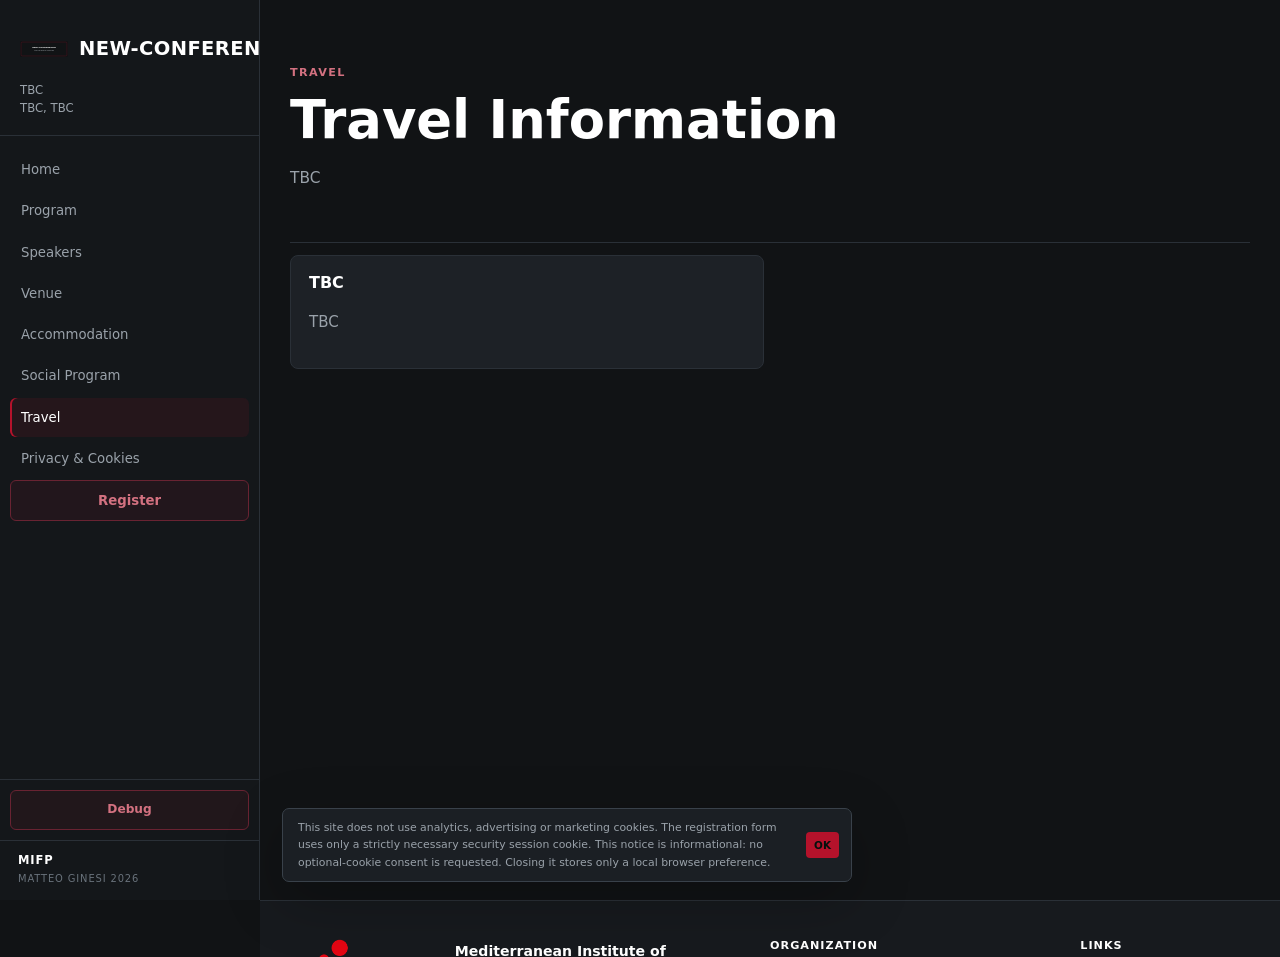
<file: TEMPLATE/travel.html>
<!doctype html>
<html lang="en">
<head>
<title>NEW-CONFERENCE | TBC</title>
<meta charset="utf-8">
<meta name="viewport" content="width=device-width, initial-scale=1, viewport-fit=cover">
<meta name="referrer" content="strict-origin-when-cross-origin">
<!-- SEO v1.5 -->
<meta name="description" content="TBC">
<meta name="keywords" content="TBC">
<meta name="author" content="MIFP — Mediterranean Institute of Fundamental Physics">
<meta name="robots" content="index,follow,max-image-preview:large,max-snippet:-1,max-video-preview:-1">
<meta name="theme-color" content="#111315">
<meta name="geo.placename" content="TBC, TBC">
<meta property="og:type" content="website">
<meta property="og:site_name" content="NEW-CONFERENCE">
<meta property="og:title" content="NEW-CONFERENCE | TBC">
<meta property="og:description" content="TBC">
<meta name="twitter:card" content="summary">
<meta name="twitter:title" content="NEW-CONFERENCE | TBC">
<meta name="twitter:description" content="TBC">
<!-- /SEO v1.5 -->

<meta http-equiv="Content-Security-Policy" content="default-src 'self'; script-src 'self'; style-src 'self'; img-src 'self'; connect-src 'self'; font-src 'self'; frame-src https://www.openstreetmap.org; object-src 'none'; base-uri 'none'; form-action 'self' https:">
<link rel="icon" href="favicon.ico" sizes="any">
<link rel="stylesheet" href="css/styles.css?v=1.6.8">
<script src="js/yaml-lite.js?v=1.6" defer></script>
<script src="js/csv.js?v=1.6" defer></script>
<script src="js/site.js?v=1.6.8" defer></script>
</head>
<body class="" data-page="travel" data-booting>
<div class="boot-screen" id="bootScreen"><div class="boot-mark"></div><strong>Loading conference</strong></div>
<a class="skip-link" href="#main-content">Skip to main content</a>
<header class="topbar" id="siteTopbar"></header>
<button class="nav-backdrop" id="navBackdrop" type="button" aria-label="Close menu"></button>
<nav class="mobile-nav" id="mobileNav" aria-label="Mobile navigation"></nav>
<div class="page-layout">
<aside class="sidebar" id="siteSidebar"></aside>
<main class="page-main" id="main-content"><div class="container">
<!-- Remove data-render to replace this entire automatic page body with manual HTML. -->
<section data-section="travel" data-render="travel"></section>
</div></main>
</div>
<footer class="site-footer" id="siteFooter"></footer>
<div class="privacy-banner" id="privacyBanner"></div>
<div id="debugMount"></div>
<button class="back-to-top" id="backToTop" type="button" aria-label="Back to top">↑</button>
</body>
</html>
</file>
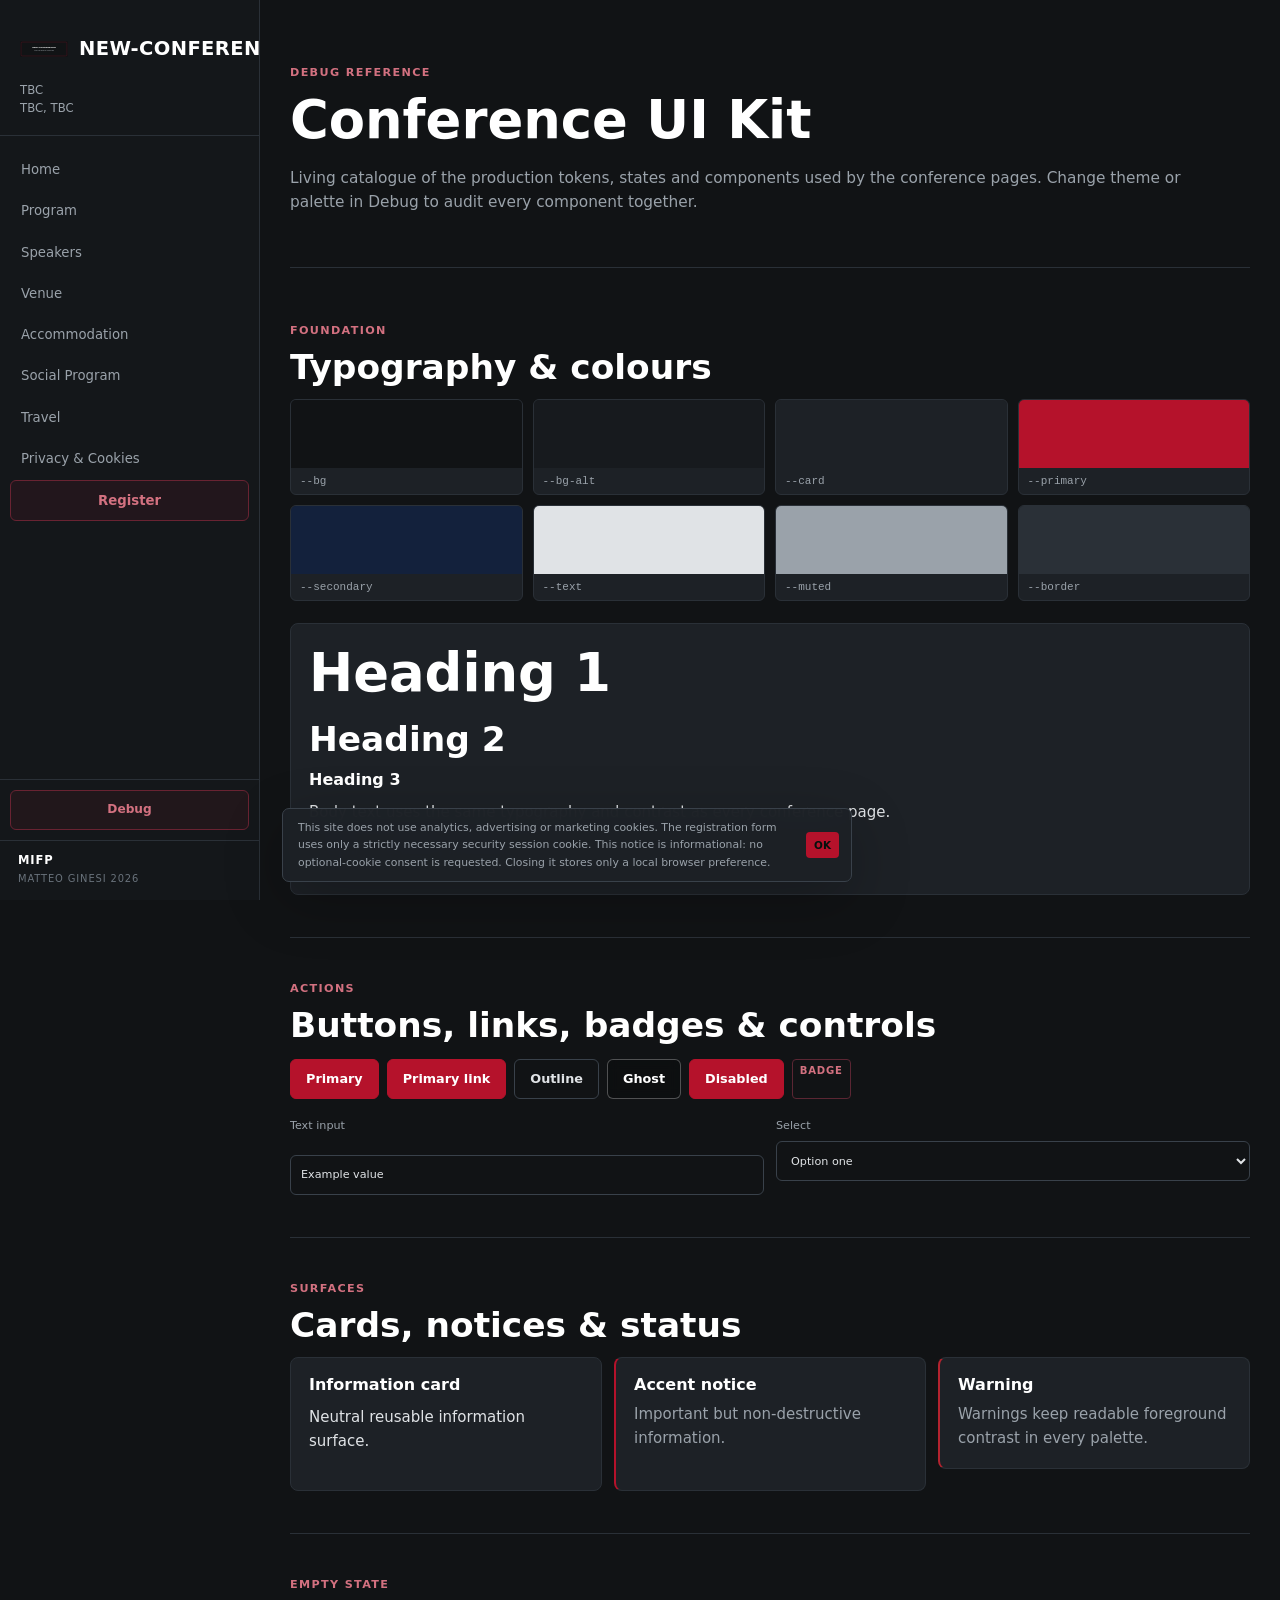
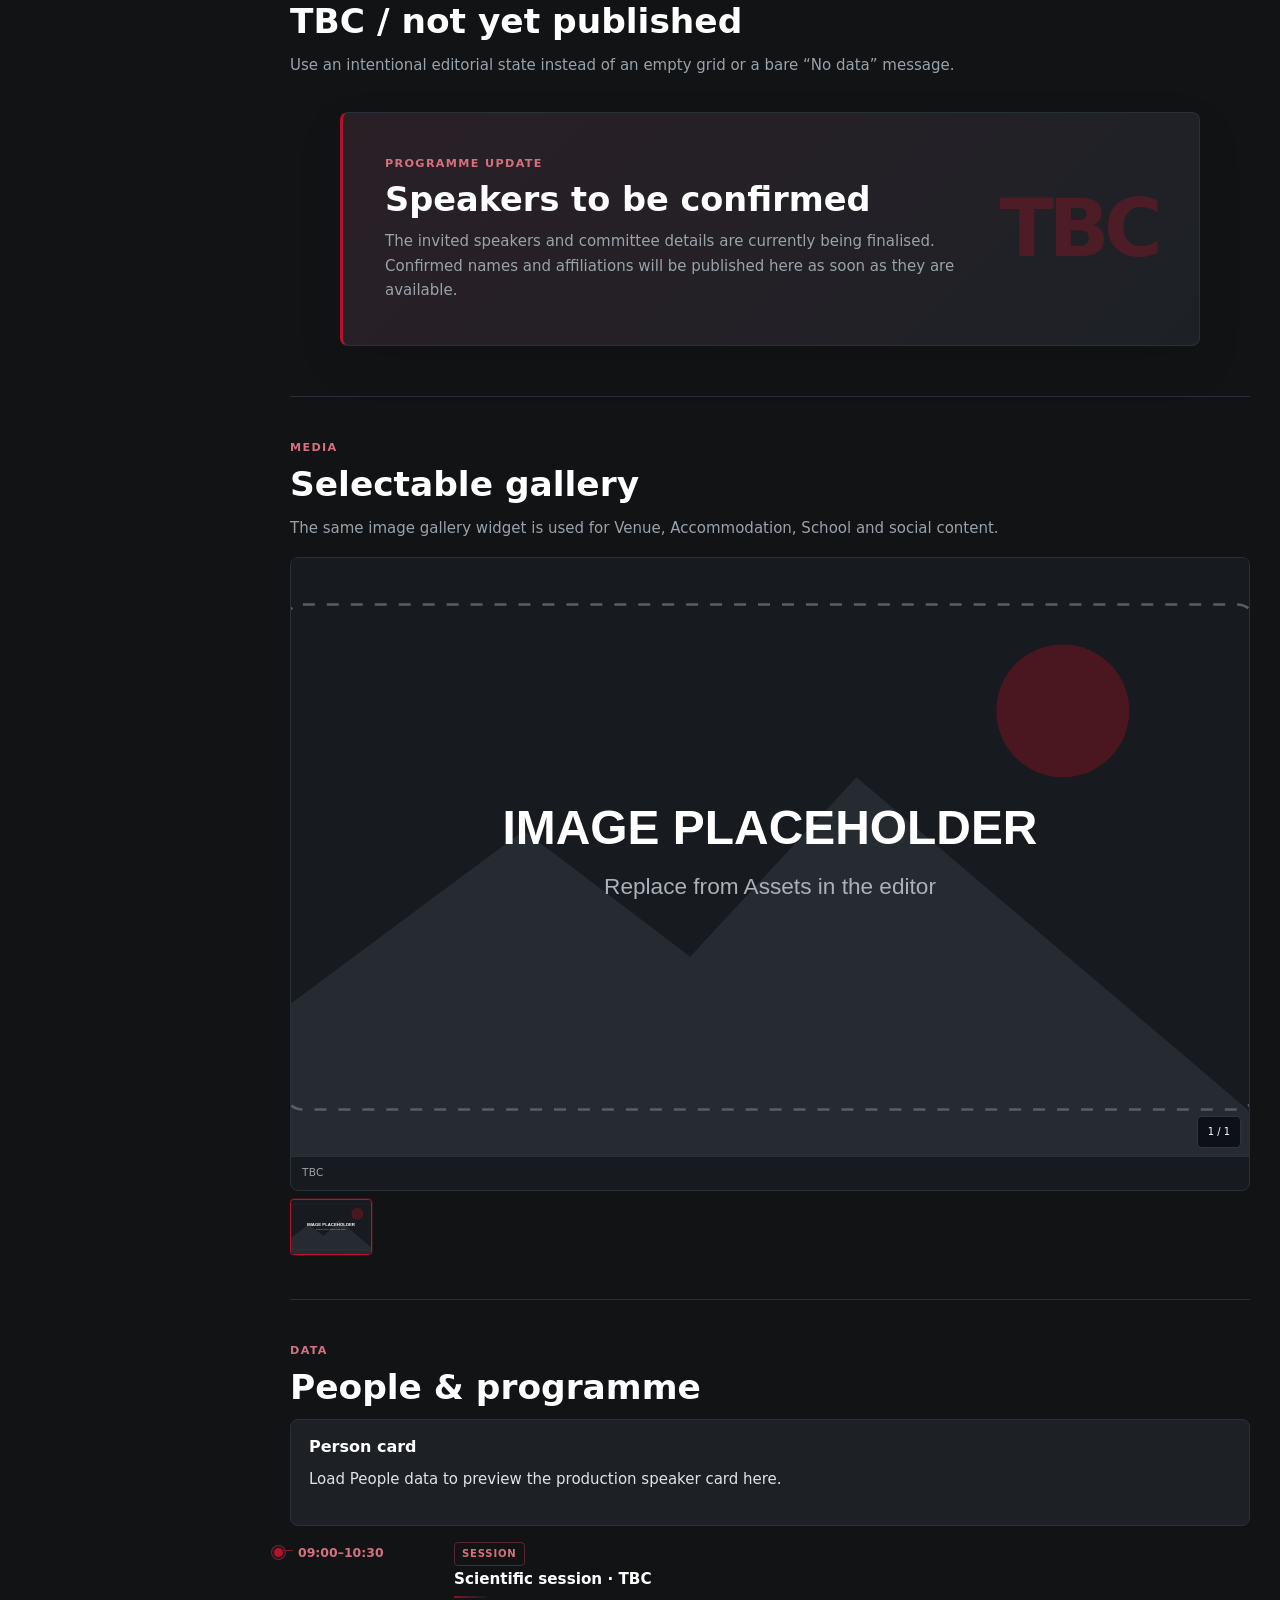
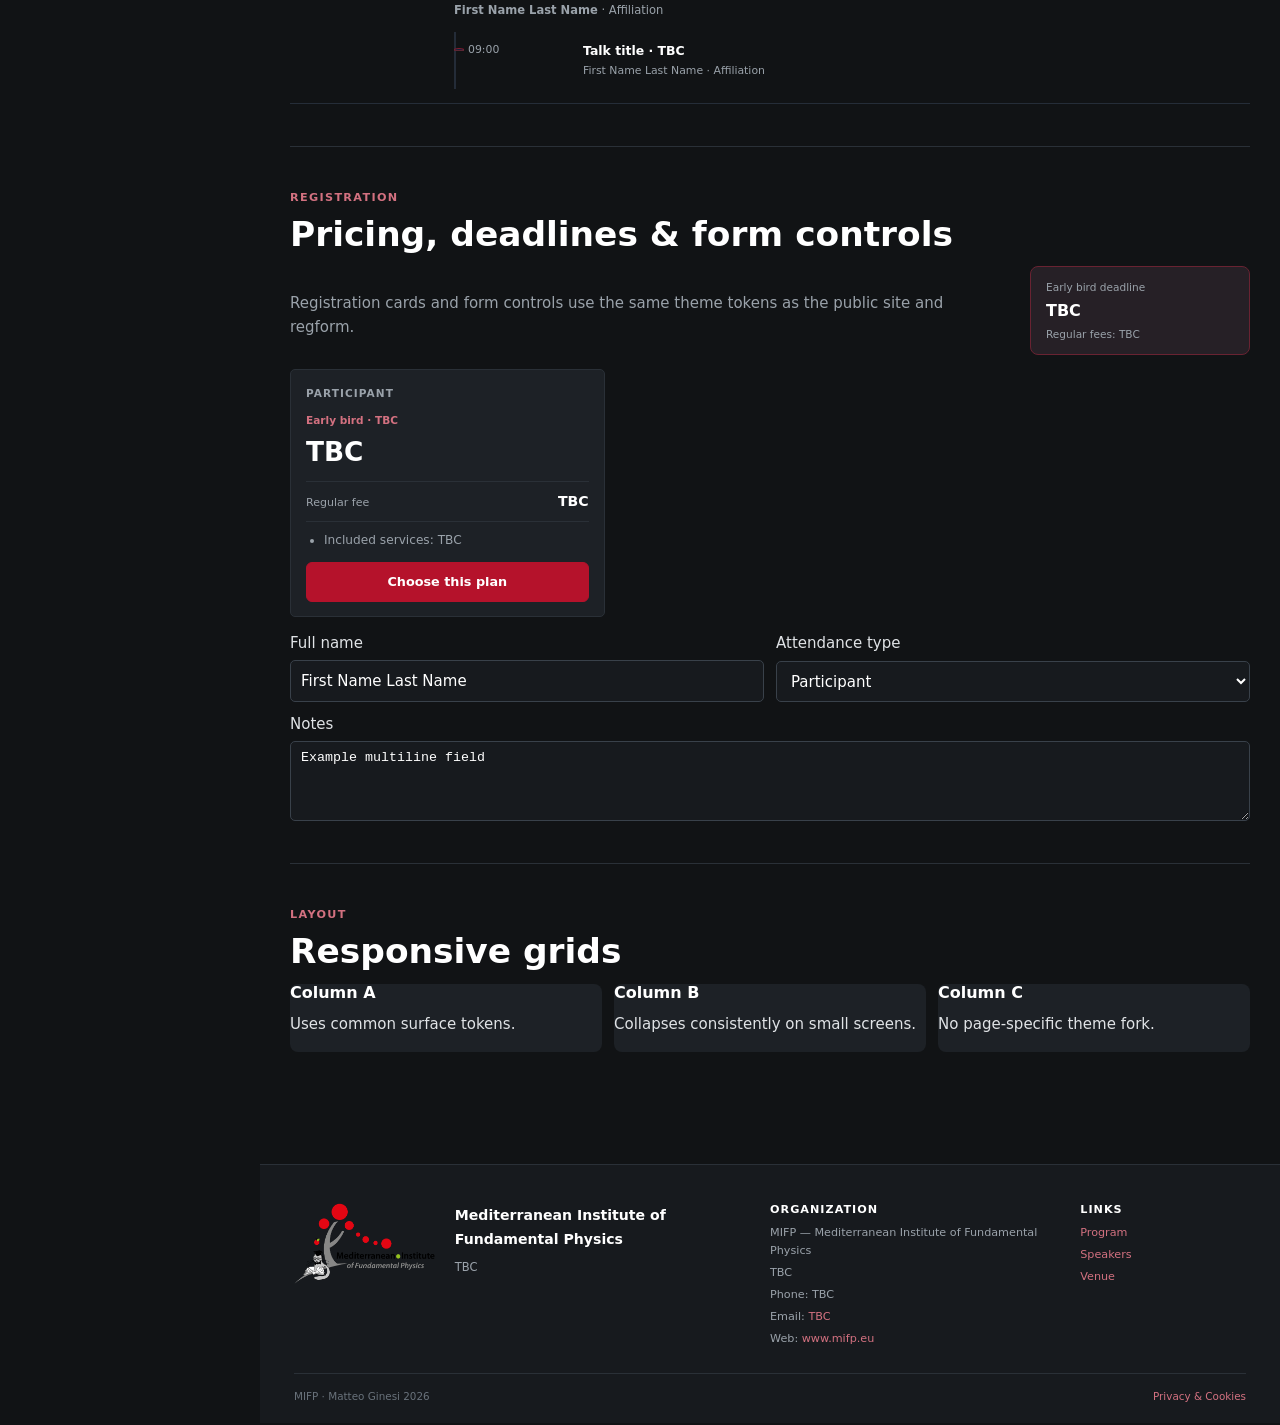
<file: TEMPLATE/ui-kit.html>
<!doctype html>
<html lang="en">
<head>
<title>NEW-CONFERENCE | TBC</title>
<meta charset="utf-8">
<meta name="viewport" content="width=device-width, initial-scale=1, viewport-fit=cover">
<meta name="referrer" content="strict-origin-when-cross-origin">
<!-- SEO v1.5 -->
<meta name="description" content="TBC">
<meta name="keywords" content="TBC">
<meta name="author" content="MIFP — Mediterranean Institute of Fundamental Physics">
<meta name="robots" content="index,follow,max-image-preview:large,max-snippet:-1,max-video-preview:-1">
<meta name="theme-color" content="#111315">
<meta name="geo.placename" content="TBC, TBC">
<meta property="og:type" content="website">
<meta property="og:site_name" content="NEW-CONFERENCE">
<meta property="og:title" content="NEW-CONFERENCE | TBC">
<meta property="og:description" content="TBC">
<meta name="twitter:card" content="summary">
<meta name="twitter:title" content="NEW-CONFERENCE | TBC">
<meta name="twitter:description" content="TBC">
<!-- /SEO v1.5 -->

<meta http-equiv="Content-Security-Policy" content="default-src 'self'; script-src 'self'; style-src 'self'; img-src 'self'; connect-src 'self'; font-src 'self'; frame-src https://www.openstreetmap.org; object-src 'none'; base-uri 'none'; form-action 'self' https:">
<link rel="icon" href="favicon.ico" sizes="any">
<link rel="stylesheet" href="css/styles.css?v=1.6.8">
<script src="js/yaml-lite.js?v=1.6" defer></script>
<script src="js/csv.js?v=1.6" defer></script>
<script src="js/site.js?v=1.6.8" defer></script>
</head>
<body class="" data-page="ui-kit" data-booting>
<div class="boot-screen" id="bootScreen"><div class="boot-mark"></div><strong>Loading conference</strong></div>
<a class="skip-link" href="#main-content">Skip to main content</a>
<header class="topbar" id="siteTopbar"></header>
<button class="nav-backdrop" id="navBackdrop" type="button" aria-label="Close menu"></button>
<nav class="mobile-nav" id="mobileNav" aria-label="Mobile navigation"></nav>
<div class="page-layout">
<aside class="sidebar" id="siteSidebar"></aside>
<main class="page-main" id="main-content"><div class="container">
<!-- Debug-only component catalogue. Remove data-render to hand-edit it. -->
<section data-render="ui-kit"></section>
</div></main>
</div>
<footer class="site-footer" id="siteFooter"></footer>
<div class="privacy-banner" id="privacyBanner"></div>
<div id="debugMount"></div>
<button class="back-to-top" id="backToTop" type="button" aria-label="Back to top">↑</button>
</body>
</html>
</file>
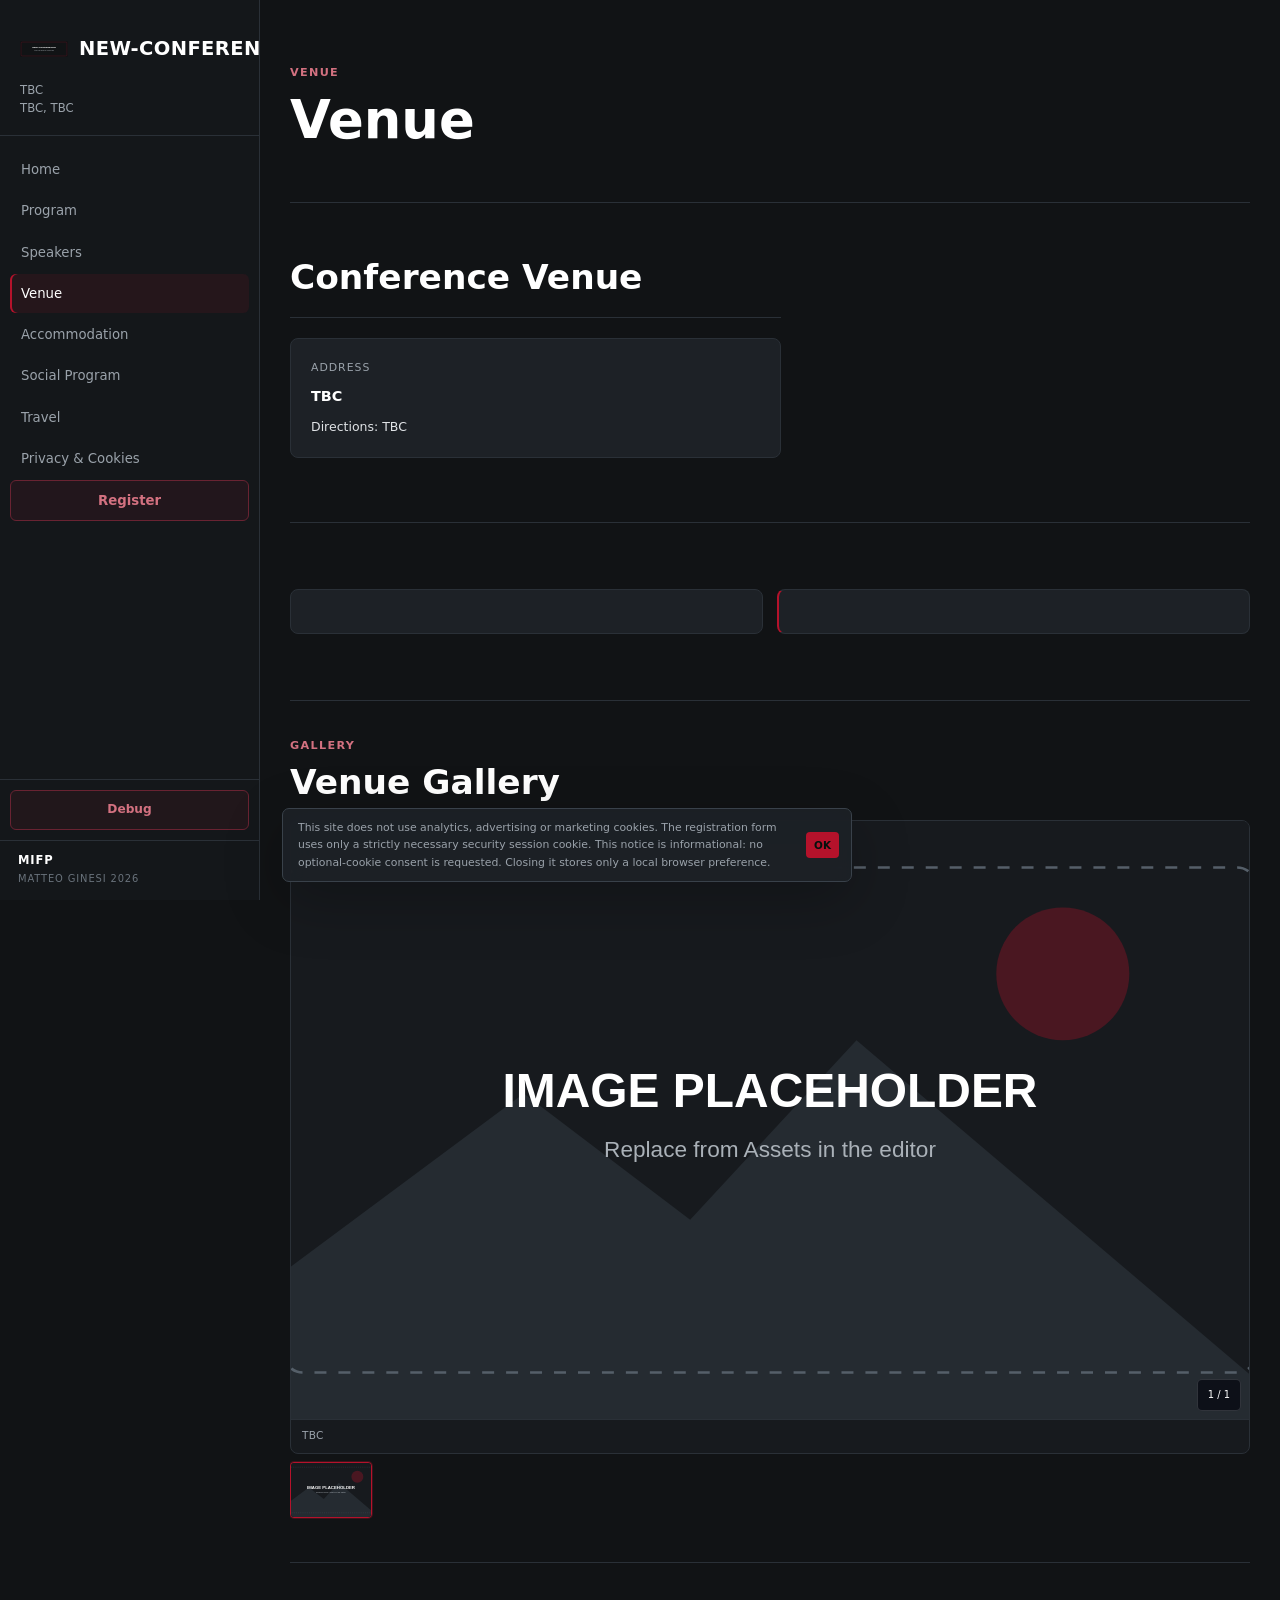
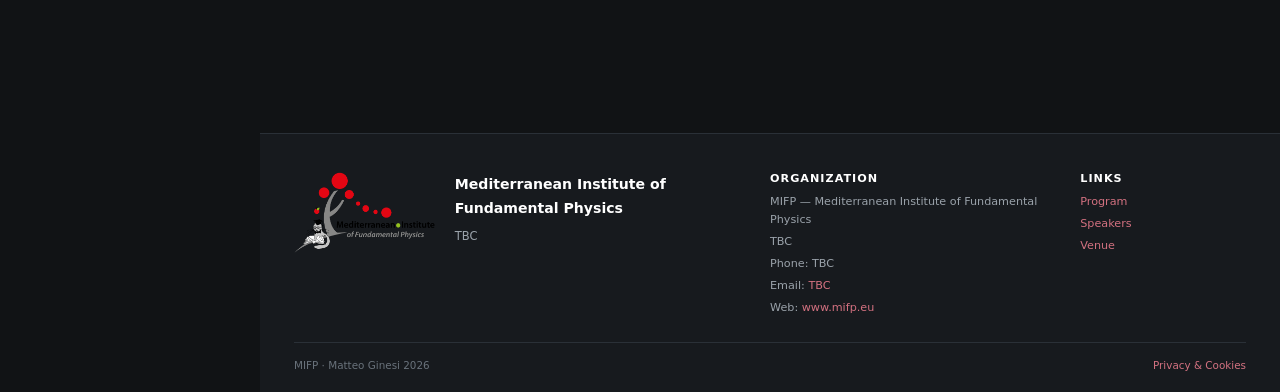
<file: TEMPLATE/venue.html>
<!doctype html>
<html lang="en">
<head>
<title>NEW-CONFERENCE | TBC</title>
<meta charset="utf-8">
<meta name="viewport" content="width=device-width, initial-scale=1, viewport-fit=cover">
<meta name="referrer" content="strict-origin-when-cross-origin">
<!-- SEO v1.5 -->
<meta name="description" content="TBC">
<meta name="keywords" content="TBC">
<meta name="author" content="MIFP — Mediterranean Institute of Fundamental Physics">
<meta name="robots" content="index,follow,max-image-preview:large,max-snippet:-1,max-video-preview:-1">
<meta name="theme-color" content="#111315">
<meta name="geo.placename" content="TBC, TBC">
<meta property="og:type" content="website">
<meta property="og:site_name" content="NEW-CONFERENCE">
<meta property="og:title" content="NEW-CONFERENCE | TBC">
<meta property="og:description" content="TBC">
<meta name="twitter:card" content="summary">
<meta name="twitter:title" content="NEW-CONFERENCE | TBC">
<meta name="twitter:description" content="TBC">
<!-- /SEO v1.5 -->

<meta http-equiv="Content-Security-Policy" content="default-src 'self'; script-src 'self'; style-src 'self'; img-src 'self'; connect-src 'self'; font-src 'self'; frame-src https://www.openstreetmap.org; object-src 'none'; base-uri 'none'; form-action 'self' https:">
<link rel="icon" href="favicon.ico" sizes="any">
<link rel="stylesheet" href="css/styles.css?v=1.6.8">
<script src="js/yaml-lite.js?v=1.6" defer></script>
<script src="js/csv.js?v=1.6" defer></script>
<script src="js/site.js?v=1.6.8" defer></script>
</head>
<body class="" data-page="venue" data-booting>
<div class="boot-screen" id="bootScreen"><div class="boot-mark"></div><strong>Loading conference</strong></div>
<a class="skip-link" href="#main-content">Skip to main content</a>
<header class="topbar" id="siteTopbar"></header>
<button class="nav-backdrop" id="navBackdrop" type="button" aria-label="Close menu"></button>
<nav class="mobile-nav" id="mobileNav" aria-label="Mobile navigation"></nav>
<div class="page-layout">
<aside class="sidebar" id="siteSidebar"></aside>
<main class="page-main" id="main-content"><div class="container">
<!-- Remove data-render to replace this entire automatic page body with manual HTML. -->
<section data-section="venue" data-render="venue"></section>
</div></main>
</div>
<footer class="site-footer" id="siteFooter"></footer>
<div class="privacy-banner" id="privacyBanner"></div>
<div id="debugMount"></div>
<button class="back-to-top" id="backToTop" type="button" aria-label="Back to top">↑</button>
</body>
</html>
</file>
<file: assets/css/base.css>
:root{
  color-scheme:dark;
  --bg:#0d0f12;--bg-alt:#12151a;--panel:#161a1f;--panel2:#1b2026;
  --border:#2a3038;--border-light:#3a434d;--text:#dce1e7;--muted:#9ca5af;
  --dim:#737d88;--heading:#f7f9fb;--accent:#b5122b;--success:#79d69c;
  --warning:#efc46b;--danger:#ff8c8c;--radius:7px;--sidebar:246px;
  --shadow:0 16px 44px rgba(0,0,0,.32);
  --control-h:30px;--control-pad-x:8px;--control-font:12.5px;--control-radius:5px;
}
*{box-sizing:border-box}
html,body{margin:0;width:100%;height:100%;overflow:hidden;background:var(--bg);color:var(--text);font-family:Inter,ui-sans-serif,system-ui,-apple-system,BlinkMacSystemFont,"Segoe UI",sans-serif;font-size:13px}
button,input,select,textarea{font:inherit;color-scheme:dark}button{cursor:pointer}a{color:inherit}.hidden{display:none!important}code{font-family:ui-monospace,SFMono-Regular,Menlo,Consolas,monospace}
.eyebrow{color:var(--dim);font-size:9.5px;text-transform:uppercase;letter-spacing:.1em;font-weight:800}
.button,.icon-button{min-height:var(--control-h);border:1px solid var(--border-light);border-radius:var(--control-radius);background:#1d2228;color:var(--text);padding:5px 9px;font-weight:700;font-size:12px;line-height:1.2}
.button:hover,.icon-button:hover{background:#262d34}.button.primary{border-color:#8d2d3e;background:var(--accent);color:#fff}.button.ghost{background:transparent}.button:disabled{opacity:.42;cursor:not-allowed}.icon-button{width:30px;padding:0;font-size:16px}
input,select,textarea{width:100%;min-width:0;min-height:var(--control-h);border:1px solid var(--border-light);border-radius:var(--control-radius);background:#11151a;color:var(--text);padding:5px var(--control-pad-x);outline:none;font-size:var(--control-font);line-height:1.25;transition:border-color .12s ease,box-shadow .12s ease,background .12s ease}
input:hover,select:hover,textarea:hover{border-color:#4a5561;background:#13181e}input:focus,select:focus,textarea:focus{border-color:#955066;box-shadow:0 0 0 2px rgba(181,18,43,.12);background:#12171d}
textarea{resize:vertical;min-height:62px;max-height:min(40dvh,380px)}
select{appearance:none;-webkit-appearance:none;padding-right:26px;background-image:linear-gradient(45deg,transparent 50%,#aeb6bf 50%),linear-gradient(135deg,#aeb6bf 50%,transparent 50%);background-position:calc(100% - 12px) 50%,calc(100% - 8px) 50%;background-size:4px 4px,4px 4px;background-repeat:no-repeat}
input[type=checkbox]{appearance:none;-webkit-appearance:none;width:16px!important;height:16px!important;min-width:16px!important;min-height:16px!important;padding:0!important;border:1px solid #56616d;border-radius:4px;background:#0f1317;display:inline-grid;place-content:center;vertical-align:middle;cursor:pointer;box-shadow:none!important}
input[type=checkbox]::before{content:"";width:8px;height:4px;border-left:2px solid white;border-bottom:2px solid white;transform:rotate(-45deg) scale(0);transform-origin:center;transition:transform .1s ease}
input[type=checkbox]:checked{background:var(--accent);border-color:var(--accent)}input[type=checkbox]:checked::before{transform:rotate(-45deg) scale(1)}input[type=checkbox]:focus-visible{outline:0;box-shadow:0 0 0 3px rgba(181,18,43,.18)!important}
input[type=date]{color-scheme:dark}input[type=file]{padding:3px 5px;min-height:var(--control-h)}input[type=file]::file-selector-button{min-height:23px;margin:-1px 7px -1px -2px;padding:3px 8px;border:1px solid var(--border-light);border-radius:4px;background:#20262d;color:var(--text);font-size:11.5px;font-weight:650;cursor:pointer}input[type=file]::file-selector-button:hover{background:#29313a}input[type=number]{font-variant-numeric:tabular-nums}
.page-head{display:flex;align-items:flex-start;justify-content:space-between;gap:14px;margin-bottom:11px}.page-head h1{margin:2px 0 3px;color:var(--heading);font-size:22px;line-height:1.15}.page-head p{margin:0;color:var(--muted);font-size:12px;max-width:78ch;line-height:1.45}.page-actions,.inline-actions{display:flex;gap:6px;align-items:center;flex-wrap:wrap}.inline-actions.tight{margin-top:8px}
.panel{border:1px solid var(--border);border-radius:var(--radius);background:var(--panel);padding:10px;min-width:0}.panel.flat{padding:8px}.panel-head{display:flex;justify-content:space-between;gap:8px;align-items:flex-start;margin-bottom:7px}.panel h2,.panel-head h2{margin:2px 0 0;color:var(--heading);font-size:15px}.empty-state{min-height:180px;border:1px dashed var(--border-light);border-radius:8px;background:linear-gradient(180deg,#15181c,#111316);display:grid;place-items:center;text-align:center;padding:20px}.empty-state.compact{min-height:100px}.empty-state h2{margin:0 0 5px;font-size:16px}.empty-state p{margin:0 0 10px;color:var(--muted)}

/* v1.14.3 — readable native selects on the dark editor theme. */
select{color:var(--text)!important;-webkit-text-fill-color:var(--text);background-color:#11151a}
select option,select optgroup{background:#11151a!important;color:#edf1f5!important;-webkit-text-fill-color:#edf1f5;color-scheme:dark}
select:disabled{color:var(--dim)!important;-webkit-text-fill-color:var(--dim)}
.sr-only{position:absolute!important;width:1px!important;height:1px!important;padding:0!important;margin:-1px!important;overflow:hidden!important;clip:rect(0,0,0,0)!important;white-space:nowrap!important;border:0!important}
</file>
<file: assets/css/layout.css>
.app-shell{height:100dvh;min-height:0;display:grid;grid-template-columns:var(--sidebar) minmax(0,1fr);grid-template-rows:auto minmax(0,1fr);overflow:hidden}.topbar{grid-column:1/-1;grid-row:1;z-index:30;display:flex;align-items:center;justify-content:space-between;gap:12px;padding:8px 12px;border-bottom:1px solid var(--border);background:rgba(13,15,18,.98);backdrop-filter:blur(8px);min-width:0}.brand{display:flex;align-items:center;gap:9px;min-width:0}.brand-mark{width:32px;height:32px;display:grid;place-items:center;border:1px solid #873142;background:#240d12;color:#fff;border-radius:7px;font-weight:800}.brand-title{font-weight:760;color:var(--heading);font-size:14px}.brand-subtitle{color:var(--dim);font-size:10px;margin-top:1px}.top-actions{display:flex;gap:7px;align-items:center;min-width:0}.version-badge,.save-state{border:1px solid var(--border);border-radius:6px;padding:6px 8px;font-size:10px;color:var(--dim);background:var(--bg-alt);white-space:nowrap}.save-state.dirty{border-color:#715720;color:#f0c66b}.save-state.saved{border-color:#2f6446;color:#7dd8a2}.save-state.error{border-color:#70393c;color:#ff9797}
.sidebar{grid-column:1;grid-row:2;min-height:0;overflow:auto;overscroll-behavior:contain;scrollbar-gutter:stable;padding:10px;display:flex;flex-direction:column;gap:10px;border-right:1px solid var(--border);background:#101318}.workspace-box{flex:0 0 auto;padding:10px;border:1px solid var(--border);border-radius:var(--radius);background:var(--panel)}.workspace-name{margin-top:5px;font-size:13px;font-weight:700;color:var(--heading);white-space:nowrap;overflow:hidden;text-overflow:ellipsis}.project-name{margin:3px 0 9px;color:var(--muted);font-size:11px;white-space:nowrap;overflow:hidden;text-overflow:ellipsis}.button-stack{display:grid;grid-template-columns:minmax(0,1fr) minmax(0,1fr);gap:6px}.button-stack .button{min-width:0;padding-inline:6px;white-space:normal}.project-picker{margin-top:8px}.project-picker label,.toolbar label,.compact-fields label{display:grid;gap:5px;color:var(--dim);font-size:11px}.nav-list{display:grid;gap:3px;flex:0 0 auto}.nav-item{border:0;border-left:2px solid transparent;border-radius:5px;background:transparent;color:var(--muted);text-align:left;padding:9px 10px;font-size:12px}.nav-item:hover{background:var(--panel);color:var(--text)}.nav-item.active{background:#1b1f24;color:var(--heading);border-left-color:var(--accent)}.sidebar-footer{margin-top:auto;color:var(--dim);font-size:10px;line-height:1.5;padding:5px}
.main{grid-column:2;grid-row:2;min-width:0;min-height:0;height:100%;overflow-y:auto;overflow-x:hidden;overscroll-behavior:contain;scrollbar-gutter:stable;padding:18px 18px 34px}.view{display:none;min-width:0}.view.active{display:block;min-height:100%}
.settings-workbench{display:grid;grid-template-columns:clamp(280px,22vw,360px) minmax(0,1fr);gap:14px;align-items:start}.settings-sections{position:relative;top:auto;border:1px solid var(--border);border-radius:7px;background:var(--panel);padding:9px;align-self:start}.settings-sections>input{margin-bottom:8px}.settings-section-button{width:100%;border:0;border-left:2px solid transparent;border-radius:4px;background:transparent;color:var(--muted);text-align:left;padding:8px 9px;font-size:12px}.settings-section-button:hover{background:var(--panel2)}.settings-section-button.active{background:#232830;color:var(--heading);border-left-color:var(--accent)}.settings-editor{min-width:0}
.sheet-scroll{width:100%;max-width:100%;min-width:0;overflow-x:hidden;overflow-y:visible;overscroll-behavior-x:contain;scrollbar-gutter:stable}.sheet-table{width:100%;min-width:0;max-width:100%;table-layout:fixed}.modal-body{max-height:min(72dvh,760px);overflow:auto;overscroll-behavior:contain;scrollbar-gutter:stable}
@media(max-height:760px) and (min-width:961px){.sidebar{padding-block:7px}.nav-item{padding-block:7px}}

/* v1.22.0 — global command search */
.global-search{position:relative;flex:1 1 420px;max-width:560px;min-width:220px;margin-inline:auto}
.global-search-input-wrap{position:relative}
.global-search-input-wrap input{height:34px;padding:6px 64px 6px 32px;background:#101419;border-color:#313945;border-radius:7px;font-size:12px}
.global-search-input-wrap::before{content:"⌕";position:absolute;left:10px;top:50%;transform:translateY(-53%);z-index:1;color:var(--dim);font-size:18px;line-height:1;pointer-events:none}
.global-search-shortcut{position:absolute;right:7px;top:50%;transform:translateY(-50%);border:1px solid var(--border-light);border-bottom-color:#242a31;border-radius:4px;background:#1a1f25;color:var(--dim);padding:2px 5px;font:9px/1.2 ui-monospace,SFMono-Regular,Menlo,monospace;pointer-events:none}
.global-search-results{position:absolute;left:0;right:0;top:calc(100% + 6px);z-index:80;max-height:min(58dvh,520px);overflow:auto;border:1px solid #3b444e;border-radius:8px;background:#12161b;box-shadow:0 18px 45px rgba(0,0,0,.48);padding:5px}
.global-search-result{width:100%;display:grid;grid-template-columns:minmax(0,1fr) minmax(90px,.48fr);align-items:center;gap:10px;border:1px solid transparent;border-radius:5px;background:transparent;color:var(--text);padding:7px 8px;text-align:left}
.global-search-result:hover,.global-search-result.active{background:#222831;border-color:#3a444f}
.global-search-result-main{min-width:0}.global-search-result-title{color:var(--heading);font-size:12px;font-weight:750;white-space:nowrap;overflow:hidden;text-overflow:ellipsis}.global-search-result-location{margin-top:2px;color:var(--muted);font-size:10px;white-space:nowrap;overflow:hidden;text-overflow:ellipsis}.global-search-result-meta{color:var(--dim);font:9.5px/1.25 ui-monospace,SFMono-Regular,Menlo,monospace;text-align:right;overflow:hidden;text-overflow:ellipsis;white-space:nowrap}
.global-search-empty{padding:12px 10px;color:var(--muted);font-size:11px;text-align:center}
</file>
<file: assets/css/components.css>
.stat-grid{display:grid;grid-template-columns:repeat(auto-fit,minmax(130px,1fr));gap:7px;margin-bottom:8px}.stat-card{border:1px solid var(--border);border-radius:7px;background:var(--panel);padding:9px;min-width:0}.stat-label{color:var(--dim);font-size:10px;text-transform:uppercase;letter-spacing:.08em;font-weight:750}.stat-value{margin-top:4px;color:var(--heading);font-size:16px;font-weight:760;overflow:hidden;text-overflow:ellipsis;white-space:nowrap}.stat-note{margin-top:3px;color:var(--muted);font-size:10px;overflow:hidden;text-overflow:ellipsis;white-space:nowrap}.panel-grid{display:grid;gap:8px}.panel-grid.three{grid-template-columns:1fr 1.25fr 1fr}.definition-list{display:grid;grid-template-columns:minmax(105px,.7fr) 1.4fr;margin:0;font-size:12px}.definition-list dt,.definition-list dd{margin:0;padding:5px 0;border-bottom:1px solid var(--border)}.definition-list dt{color:var(--dim)}.definition-list dd{color:var(--text);word-break:break-word}.workflow-list{margin:0;padding-left:18px;color:var(--muted);font-size:12px;line-height:1.7}.release-version{font-size:17px;color:var(--heading)}.compact-fields{display:grid;grid-template-columns:1fr 1fr;gap:6px}.compact-fields .full{grid-column:1/-1}.version-history{margin-top:9px;display:grid;gap:4px}.version-row{display:grid;grid-template-columns:70px 75px minmax(0,1fr);gap:6px;padding:5px 6px;border:1px solid var(--border);border-radius:5px;color:var(--muted);font-size:11px}.version-row b{color:var(--text)}
.toolbar{display:flex;gap:6px;align-items:flex-end;flex-wrap:wrap;margin-bottom:8px}.toolbar .grow{flex:1 1 230px}.settings-section-head{display:flex;align-items:baseline;justify-content:space-between;gap:9px;margin-bottom:8px;padding:0 2px}.settings-section-head h2{margin:0;color:var(--heading);font-size:16px}.settings-section-head code{color:var(--dim);font-size:11px}.settings-layout{display:grid;gap:8px}.yaml-node{border:1px solid var(--border);border-radius:7px;background:var(--panel);overflow:hidden}.yaml-node>summary{cursor:pointer;list-style:none;display:flex;align-items:center;justify-content:space-between;gap:8px;padding:7px 9px;background:#1a1f25;color:var(--text);font-weight:700;font-size:12px}.yaml-node>summary::-webkit-details-marker{display:none}.yaml-node-body{padding:7px;display:grid;gap:6px}.yaml-field{display:grid;grid-template-columns:minmax(140px,220px) minmax(0,1fr);gap:8px;align-items:center}.yaml-field.long{align-items:start}.yaml-field label{color:var(--muted);font-size:12px;word-break:break-word}.yaml-field small{display:block;color:var(--dim);font-size:10px;margin-top:2px}.yaml-field input[type=checkbox]{justify-self:start}.yaml-array{display:grid;gap:8px}.yaml-array-item{border:1px solid var(--border);border-radius:5px;background:#13171b;padding:7px}.yaml-array-item-head{display:flex;align-items:center;justify-content:space-between;gap:5px;margin-bottom:5px;color:var(--dim);font-size:11px}.yaml-array-actions{display:flex;gap:4px}.yaml-mini-btn{border:1px solid var(--border);background:#20252b;color:var(--muted);border-radius:4px;padding:3px 6px;font-size:10.5px}.yaml-add{justify-self:start}.yaml-asset-field{display:grid;gap:5px}.yaml-asset-row{display:grid;grid-template-columns:minmax(180px,1fr) auto;gap:7px}.yaml-asset-preview{display:flex;align-items:center;gap:9px;min-height:46px;padding:6px;border:1px solid var(--border);border-radius:6px;background:#101419}.yaml-asset-preview img{width:62px;height:42px;object-fit:contain;border-radius:5px;background:#090c0f}.yaml-asset-file{min-width:54px;text-align:center;padding:8px 6px;border:1px solid var(--border-light);border-radius:5px;font-size:10px;color:var(--muted)}.yaml-asset-path{font-size:11px;color:var(--muted);word-break:break-all}.section-raw-panel{margin-top:13px;border:1px solid var(--border);border-radius:7px;overflow:hidden;background:var(--panel)}.section-raw-head{display:flex;align-items:flex-end;justify-content:space-between;gap:14px;padding:8px 10px;border-bottom:1px solid var(--border)}.section-raw-head h3{margin:2px 0 2px;font-size:15px;color:var(--heading)}.section-raw-head p{margin:0;color:var(--muted);font-size:11px}.section-yaml-editor{display:block;width:100%;min-height:190px;border:0;border-radius:0;background:#0c0f12;color:#d5d9df;padding:10px;font:11.5px/1.5 ui-monospace,SFMono-Regular,Menlo,Consolas,monospace;white-space:pre;overflow:auto}
.asset-grid{display:grid;grid-template-columns:repeat(auto-fill,minmax(200px,1fr));gap:8px}.asset-card{border:1px solid var(--border);border-radius:7px;overflow:hidden;background:var(--panel);min-width:0}.asset-preview{height:108px;display:grid;place-items:center;background:#0e1013;border-bottom:1px solid var(--border);overflow:hidden}.asset-preview img{width:100%;height:100%;object-fit:contain}.asset-file-icon{color:var(--dim);font-size:11px;text-transform:uppercase;letter-spacing:.1em}.asset-body{padding:8px}.asset-path{font-family:ui-monospace,monospace;font-size:11px;word-break:break-all;min-height:34px}.asset-meta{margin-top:4px;color:var(--dim);font-size:10px}.asset-actions{display:flex;gap:7px;margin-top:6px}.asset-actions .button{min-height:31px;padding:6px 9px}
.spreadsheet-shell{border:1px solid var(--border);border-radius:7px;background:var(--panel);overflow:hidden}.sheet-toolbar{padding:7px;display:flex;align-items:flex-end;gap:6px;flex-wrap:wrap;border-bottom:1px solid var(--border);background:#181d22;position:relative;z-index:2}.sheet-toolbar label{display:grid;gap:4px;color:var(--dim);font-size:11px}.sheet-toolbar input[type=search]{min-width:220px}.sheet-meta{margin-left:auto;align-self:center;color:var(--dim);font-size:11px}.sheet-table{width:100%;min-width:0;max-width:100%;table-layout:fixed;border-collapse:separate;border-spacing:0;font-size:11.5px}.sheet-table th,.sheet-table td{min-width:0;max-width:100%;overflow:hidden;border-right:1px solid var(--border);border-bottom:1px solid var(--border);padding:0;background:#15191d}.sheet-table th{position:sticky;top:0;z-index:5;background:#22272d;color:#cbd1d8;text-align:left;padding:6px 7px;white-space:normal;overflow-wrap:anywhere;line-height:1.25;font-size:10.5px}.sheet-table .row-number{position:sticky;left:0;z-index:4;min-width:42px;width:42px;text-align:center;color:var(--dim);background:#1b1f24}.sheet-table th.row-number{z-index:8;background:#272c33}.sheet-table td input,.sheet-table td select{min-width:0!important;max-width:100%;width:100%;border:0;border-radius:0;background:transparent;padding:5px 7px;box-shadow:none;text-overflow:ellipsis}.sheet-table td input:focus,.sheet-table td select:focus{background:#20252b;box-shadow:inset 0 0 0 1px var(--accent)}.sheet-table .wide input,.sheet-table .very-wide input{min-width:0!important;max-width:100%}.sheet-table .action-cell{padding:5px;background:#191d21}.sheet-table .action-cell .button{min-height:27px;padding:4px 7px}.sheet-empty{padding:16px;text-align:center;color:var(--muted)}.person-photo-cell{min-width:68px;width:68px;text-align:center}.person-thumb-button{position:relative;display:block;width:46px;height:46px;margin:4px auto;padding:0;border:1px solid var(--border-light);border-radius:50%;background:#0d1014;overflow:hidden}.person-thumb-button:hover,.person-thumb-button:focus-visible{border-color:#955066;box-shadow:0 0 0 3px rgba(181,18,43,.14)}.person-thumb{width:100%;height:100%;margin:0;border:0;border-radius:50%;object-fit:cover}.person-thumb-edit{position:absolute;left:0;right:0;bottom:0;padding:2px 0;background:rgba(0,0,0,.72);color:#fff;font-size:9px;text-align:center}.person-image-cell{min-width:0}.person-image-controls{display:grid;grid-template-columns:minmax(0,1fr) auto;gap:6px;align-items:center}.role-picker-button{display:block;width:100%;min-width:0;max-width:100%;text-align:left;white-space:normal;line-height:1.35}.role-picker-list{display:grid;grid-template-columns:repeat(auto-fit,minmax(180px,1fr));gap:6px;margin-bottom:10px}.role-check{display:flex;align-items:center;gap:9px;padding:6px 8px;border:1px solid var(--border);border-radius:7px;background:var(--panel2);font-size:12px}.role-check input{flex:0 0 auto}.role-manager-list{display:grid;gap:5px;margin-bottom:10px}.role-manager-row{display:grid;grid-template-columns:minmax(0,1fr) auto;gap:7px;align-items:center}.role-multi-cell{min-width:0}.program-date-select{min-width:0!important;max-width:100%}
.image-picker-actions{display:flex;gap:6px;flex-wrap:wrap;margin-bottom:12px}.image-picker-grid{display:grid;grid-template-columns:repeat(auto-fill,minmax(110px,1fr));gap:7px}.image-picker-card{display:grid;gap:6px;padding:7px;border:1px solid var(--border);border-radius:7px;background:#12161b;color:var(--text);text-align:left}.image-picker-card:hover,.image-picker-card.active{border-color:#955066;background:#1a1f25}.image-picker-card img{width:100%;aspect-ratio:1/1;object-fit:cover;border-radius:6px;background:#0c0f12}.image-picker-name{font-size:10px;word-break:break-word}.validation-bar{padding:6px 8px;font-size:10.5px;border-bottom:1px solid var(--border);background:#11151a}.yaml-wrap{border:1px solid var(--border);border-radius:7px;overflow:hidden}#yamlEditor{display:block;width:100%;min-height:58dvh;border:0;border-radius:0;background:#0c0f12;padding:10px;font:11.5px/1.5 ui-monospace,SFMono-Regular,Menlo,Consolas,monospace}.log-list{border:1px solid var(--border);border-radius:7px;overflow:hidden;background:#0e1012}.log-entry{display:grid;grid-template-columns:92px 70px minmax(0,1fr);gap:8px;padding:5px 7px;border-bottom:1px solid #1e2227;font-family:ui-monospace,monospace;font-size:10px}.log-time{color:var(--dim)}.log-level{color:var(--muted);text-transform:uppercase}.log-entry.warn .log-level{color:var(--warning)}.log-entry.error .log-level{color:var(--danger)}.log-message{color:#c9ced5;white-space:pre-wrap;word-break:break-word}.toast-host{position:fixed;right:10px;bottom:10px;z-index:100;display:grid;gap:6px;width:min(360px,calc(100vw - 20px))}.toast{border:1px solid var(--border-light);border-left:3px solid var(--accent);border-radius:6px;background:#1c2025;color:var(--text);box-shadow:var(--shadow);padding:7px 9px;font-size:11.5px}.toast.error{border-left-color:var(--danger)}.toast.success{border-left-color:var(--success)}.modal-backdrop{position:fixed;inset:0;z-index:90;display:grid;place-items:center;padding:14px;background:rgba(0,0,0,.68)}.modal{width:min(760px,100%);max-height:92dvh;overflow:hidden;border:1px solid var(--border-light);border-radius:8px;background:var(--panel);box-shadow:var(--shadow);display:grid;grid-template-rows:auto minmax(0,1fr)}.modal-head{display:flex;align-items:center;justify-content:space-between;gap:8px;padding:10px 12px;border-bottom:1px solid var(--border)}.modal-head h2{margin:0;font-size:16px}.project-choice{width:100%;display:flex;align-items:center;justify-content:space-between;gap:10px;border:1px solid var(--border);border-radius:6px;background:#15191d;color:var(--text);padding:11px;cursor:pointer;text-align:left;margin-bottom:6px}.project-choice small{display:block;color:var(--dim);margin-top:2px;font-size:10px}
/* Important dates */.dates-shell{display:grid;gap:8px}.dates-head-fields{display:grid;grid-template-columns:130px minmax(180px,1fr) minmax(220px,1.4fr);gap:9px}.date-list{display:grid;gap:6px}.date-row{display:grid;grid-template-columns:165px minmax(200px,1fr) minmax(120px,.6fr) auto;gap:6px;align-items:end;padding:7px;border:1px solid var(--border);border-radius:7px;background:var(--panel)}.date-row label{display:grid;gap:4px;color:var(--dim);font-size:11px}.date-row-actions{display:flex;gap:5px}.date-row-actions .button{min-width:36px;padding-inline:8px}
/* documents */.documents-grid{display:grid;grid-template-columns:repeat(auto-fit,minmax(min(620px,100%),1fr));gap:10px}.document-panel{display:grid;gap:8px}.doc-config-grid{display:grid;grid-template-columns:repeat(auto-fit,minmax(min(150px,100%),1fr));gap:6px}.doc-config-grid label{display:grid;gap:4px;color:var(--dim);font-size:11px}.doc-config-grid .span2{grid-column:span 2}.doc-template-info{padding:6px 8px;border:1px solid var(--border);border-radius:6px;background:#11151a;color:var(--muted);font-size:11px}.doc-template-info b{color:var(--text)}.participant-picker{border:1px solid var(--border);border-radius:7px;overflow:hidden}.participant-picker-head{display:flex;align-items:center;gap:6px;flex-wrap:wrap;padding:6px;background:#181d22;border-bottom:1px solid var(--border)}.participant-picker-list{display:grid;grid-template-columns:repeat(auto-fit,minmax(min(270px,100%),1fr));gap:0}.participant-check{display:flex;align-items:center;gap:8px;padding:6px 7px;border-right:1px solid var(--border);border-bottom:1px solid var(--border);min-width:0}.participant-check input{flex:0 0 auto}.participant-check span{overflow:hidden;text-overflow:ellipsis;white-space:nowrap}.document-summary{display:flex;gap:6px;flex-wrap:wrap;color:var(--muted);font-size:11px}.document-summary span{padding:4px 6px;border:1px solid var(--border);border-radius:5px;background:#11151a}.doc-actions{display:flex;gap:6px;flex-wrap:wrap}.doc-preview-wrap{display:grid;place-items:center;min-height:210px;border:1px dashed var(--border-light);border-radius:7px;background:#101317;padding:8px}.doc-preview-wrap canvas{display:block;max-width:100%;max-height:min(48dvh,520px);box-shadow:0 7px 30px rgba(0,0,0,.3);background:white}

/* v1.10 control polish */
.compact-fields label,.doc-config-grid label,.sheet-toolbar label,.project-picker label{font-weight:650;color:var(--muted)}
.doc-config-grid input,.doc-config-grid select{min-height:29px;padding-block:4px}
.doc-template-info{line-height:1.5}
.role-check,.participant-check{cursor:pointer;user-select:none}
.role-check:hover,.participant-check:hover{background:#20262d}
.section-yaml-editor{min-height:clamp(180px,28dvh,320px);max-height:48dvh;resize:vertical}
.yaml-field textarea{min-height:58px}
.yaml-array-item textarea{min-height:56px}
input[type=number]{font-variant-numeric:tabular-nums}

/* v1.11 cohesive density + document previews */
.sheet-table td input,.sheet-table td select{min-height:29px;font-size:12px;padding:5px 7px}
.sheet-table th{height:30px}
.doc-preview-wrap{position:relative;overflow:hidden}
.doc-preview-stage{width:100%;display:grid;grid-template-rows:auto minmax(0,1fr);gap:7px}
.doc-preview-head{display:flex;align-items:center;justify-content:space-between;gap:8px;width:100%;color:var(--muted);font-size:10.5px}
.doc-preview-head b{color:var(--text);font-size:11.5px}
.doc-preview-canvas{display:grid;place-items:center;width:100%;height:clamp(260px,48dvh,520px);min-height:0;overflow:hidden}
.doc-preview-canvas canvas,.doc-preview-canvas .doc-preview-page{display:block;width:auto!important;height:auto!important;max-width:min(100%,var(--doc-preview-max-width,520px));max-height:100%;object-fit:contain;aspect-ratio:auto;cursor:zoom-in;border-radius:2px}
.preview-modal .modal{width:min(1040px,96vw);height:min(92dvh,920px)}
.preview-modal .modal-body{display:grid;place-items:center;background:#0b0d10;padding:12px}
.preview-modal img{display:block;max-width:100%;max-height:calc(92dvh - 72px);object-fit:contain;background:#fff;box-shadow:0 10px 42px rgba(0,0,0,.42)}
.doc-config-grid label,.compact-fields label,.sheet-toolbar label,.project-picker label,.date-row label{gap:3px;font-size:10.5px}
.yaml-node-body,.settings-layout,.yaml-array{gap:6px}

/* v1.12 settings UX */
.settings-experience{display:grid;gap:9px;padding:10px;border:1px solid var(--border-light);border-radius:8px;background:linear-gradient(180deg,#1a1f25,#15191e)}
.settings-experience-head{display:flex;align-items:start;justify-content:space-between;gap:10px}.settings-experience-head h3{margin:2px 0 2px;color:var(--heading);font-size:14px}.settings-experience-head p{margin:0;color:var(--muted);font-size:11px}
.appearance-quick-grid{display:grid;grid-template-columns:minmax(150px,.8fr) minmax(150px,.8fr) minmax(210px,1.3fr);gap:7px;align-items:end}.appearance-quick-grid>label{display:grid;gap:4px;color:var(--muted);font-size:10.5px;font-weight:650}
.appearance-toggle{min-height:var(--control-h);grid-template-columns:auto minmax(0,1fr)!important;align-items:center!important;display:grid!important;padding:5px 7px;border:1px solid var(--border);border-radius:var(--control-radius);background:#11151a}.appearance-toggle b{display:block;color:var(--text);font-size:11.5px}.appearance-toggle small{display:block;color:var(--dim);font-size:9.5px;margin-top:1px}
.appearance-choice-grid,.palette-choice-grid{display:grid;grid-template-columns:repeat(auto-fit,minmax(125px,1fr));gap:6px}.appearance-choice,.palette-choice{min-height:54px!important;padding:6px!important;display:flex;align-items:center;gap:7px;text-align:left;background:#11151a!important;border-color:var(--border)!important}.appearance-choice:hover,.palette-choice:hover{border-color:var(--border-light)!important;background:#1b2026!important}.appearance-choice.active,.palette-choice.active{border-color:var(--accent)!important;box-shadow:inset 0 0 0 1px var(--accent)}
.appearance-theme-swatch{width:42px;height:32px;border:1px solid;display:grid;place-items:center;border-radius:5px;padding:4px;flex:0 0 auto}.appearance-theme-inner{width:100%;height:100%;border-radius:3px;display:grid;place-items:center;font-size:10px;font-weight:800}.palette-swatch{display:grid;grid-template-columns:1fr 1fr;width:42px;height:32px;border-radius:5px;overflow:hidden;border:1px solid var(--border-light);flex:0 0 auto}.appearance-choice-text{min-width:0}.appearance-choice-text b{display:block;color:var(--text);font-size:11px;overflow:hidden;text-overflow:ellipsis;white-space:nowrap}.appearance-choice-text small{display:block;color:var(--dim);font-size:9.5px;margin-top:2px}
.settings-advanced{display:grid;gap:6px}.settings-advanced-head{display:flex;align-items:center;justify-content:space-between;gap:8px;padding-top:3px}.settings-advanced-note{color:var(--dim);font-size:10px}
.yaml-toggle{display:inline-flex;align-items:center;gap:7px;min-height:var(--control-h);padding:4px 7px;border:1px solid var(--border);border-radius:var(--control-radius);background:#11151a;color:var(--muted);font-size:11px}.yaml-color-control{display:grid;grid-template-columns:34px minmax(0,1fr);gap:5px}.yaml-color-control input[type=color]{padding:2px;width:34px;min-width:34px;cursor:pointer}

/* v1.12 document generation */
.doc-preview-person{display:grid;grid-template-columns:auto minmax(150px,240px);gap:7px;align-items:center;color:var(--muted);font-size:10.5px;font-weight:650}.doc-preview-person select{min-height:28px}
.doc-progress{display:grid;gap:4px;padding:6px 7px;border:1px solid var(--border);border-radius:6px;background:#11151a}.doc-progress-track{height:5px;border-radius:999px;background:#262c33;overflow:hidden}.doc-progress-bar{height:100%;width:0;background:var(--accent);transition:width .16s ease}.doc-progress-meta{display:flex;align-items:center;justify-content:space-between;gap:8px;color:var(--dim);font-size:9.5px}.doc-progress.error{border-color:#71383b}.doc-progress.error .doc-progress-bar{background:var(--danger)}

/* v1.13 page-first content editor */
.settings-nav-eyebrow{margin:1px 4px 8px}.settings-page-button{display:grid!important;gap:2px;padding:9px 10px!important}.settings-page-button-name{font-weight:750;color:inherit}.settings-page-button-meta{font-size:10px;color:var(--dim);white-space:nowrap;overflow:hidden;text-overflow:ellipsis}.settings-section-head{align-items:start}.settings-page-head-copy p{margin:4px 0 0;color:var(--muted);font-size:12px;max-width:760px}.page-section-card{border:1px solid var(--border);border-radius:9px;background:var(--panel);overflow:hidden;box-shadow:0 8px 24px rgba(0,0,0,.08)}.page-section-head{display:flex;align-items:center;justify-content:space-between;gap:12px;padding:12px 13px;border-bottom:1px solid var(--border);background:linear-gradient(180deg,#1b2026,#171b20)}.page-section-head h3{margin:2px 0 1px;color:var(--heading);font-size:17px}.page-section-head code{font-size:10px;color:var(--dim)}.section-state{font-size:10px;font-weight:800;text-transform:uppercase;letter-spacing:.08em;border:1px solid var(--border-light);border-radius:999px;padding:4px 7px;color:var(--muted)}.section-state.on{color:#cfe8d5}.section-state.off{color:#e8caca}.section-visual-editor{padding:10px;display:grid;gap:8px}.inline-section-raw{margin:0;border:0;border-top:1px solid var(--border);border-radius:0;background:#111519}.inline-section-raw .section-raw-head{background:#14191e}.inline-section-raw .section-yaml-editor{min-height:150px;max-height:420px}.settings-layout{gap:14px}.settings-layout>.page-section-card+ .page-section-card{margin-top:0}

/* v1.13.4 — explicit People role management */
.people-roles-panel{margin-bottom:12px;padding:13px}
.people-roles-head{display:flex;align-items:flex-end;justify-content:space-between;gap:14px;margin-bottom:10px}
.people-roles-copy h2{margin:2px 0 3px;font-size:17px;color:var(--heading)}
.people-roles-copy p{margin:0;max-width:760px;color:var(--muted);font-size:11.5px;line-height:1.5}
.people-roles-actions{display:flex;gap:6px;flex-wrap:wrap;justify-content:flex-end}
.people-roles-list{display:grid;grid-template-columns:repeat(auto-fit,minmax(280px,1fr));gap:7px}
.people-role-row{display:grid;grid-template-columns:minmax(0,1fr) auto auto;gap:7px;align-items:end;padding:8px;border:1px solid var(--border);border-radius:6px;background:var(--panel2)}
.people-role-field{display:grid;gap:3px;min-width:0}
.people-role-field>span{font-size:10px;font-weight:700;color:var(--dim)}
.people-role-field input{width:100%;min-width:0}
.people-role-count{align-self:center;white-space:nowrap;color:var(--dim);font-size:10.5px}
.people-roles-empty{grid-column:1/-1;padding:10px;border:1px dashed var(--border);border-radius:6px;color:var(--muted);font-size:11.5px}

/* v1.13.5 — responsive spreadsheet/document/YAML foundations */
.spreadsheet-shell,.sheet-scroll,.people-sheet,.program-sheet,.yaml-wrap,.section-raw-panel,.document-panel,.documents-grid{min-width:0;max-width:100%}
.people-sheet,.program-sheet{container-type:inline-size}
.sheet-scroll{overscroll-behavior-inline:contain}
.program-sheet .sheet-table td,.people-sheet .sheet-table td{min-width:0}

/* Participant selection behaves like a compact responsive data table. */
.participant-picker{min-width:0;max-width:100%}
.participant-picker-head{min-width:0}
.participant-picker-head .sheet-meta{margin-left:auto}
.participant-picker-list{grid-template-columns:repeat(auto-fit,minmax(min(230px,100%),1fr));max-height:min(34dvh,360px);overflow:auto;overscroll-behavior:contain;scrollbar-gutter:stable}
.participant-check{display:grid;grid-template-columns:auto minmax(0,1fr);align-items:center;min-width:0;border-right:1px solid var(--border)}
.participant-copy{min-width:0;display:grid;gap:1px}
.participant-name{min-width:0;overflow:hidden;text-overflow:ellipsis;white-space:nowrap;color:var(--text);font-size:11.5px;font-weight:650}
.participant-role{min-width:0;overflow:hidden;text-overflow:ellipsis;white-space:nowrap;color:var(--dim);font-size:9.5px}

/* Raw YAML must scroll inside the editor instead of widening the whole application. */
.yaml-wrap,.section-raw-panel{overflow:hidden}
#yamlEditor,.section-yaml-editor{box-sizing:border-box;display:block;inline-size:100%;max-inline-size:100%;min-inline-size:0;resize:vertical;overflow-y:auto;overflow-x:hidden;overscroll-behavior:contain;tab-size:2;white-space:pre-wrap;overflow-wrap:anywhere;word-break:break-word;max-height:none}
#yamlEditor{height:clamp(360px,68dvh,820px);min-height:320px;max-height:none}
.section-yaml-editor{height:clamp(180px,32dvh,380px);min-height:170px;max-height:none}

/* Document preview: canvas always follows its intrinsic page ratio. */
.doc-preview-wrap,.doc-preview-stage,.doc-preview-canvas{min-width:0;max-width:100%}
.doc-preview-wrap{overflow:visible;padding:clamp(6px,1.2vw,12px)}
.doc-preview-stage{min-height:0;width:100%}
.doc-preview-head{flex-wrap:wrap;align-items:flex-start}
.doc-preview-head>div{min-width:0;overflow-wrap:anywhere}
.doc-preview-canvas{width:min(100%,var(--doc-preview-width,760px));height:auto;aspect-ratio:var(--doc-page-aspect,1/1);min-height:0;overflow:hidden;padding:0;margin-inline:auto;background:#0b0e11}
.doc-preview-canvas canvas,.doc-preview-canvas .doc-preview-page{display:block;inline-size:100%!important;block-size:100%!important;max-inline-size:100%!important;max-block-size:none!important;object-fit:contain!important;aspect-ratio:inherit;margin:0}
.preview-modal .modal{max-width:calc(100vw - 16px);max-height:calc(100dvh - 16px)}
.preview-modal .modal-body{min-width:0;min-height:0;overflow:auto;display:grid;place-items:center}
.preview-modal img{display:block;width:auto;height:auto;max-width:100%;max-height:calc(100dvh - 92px);object-fit:contain;margin:auto}


/* v1.13.6 — bounded editor tables and true aspect-ratio previews */
.main>.view,.view>*,#peopleEditor,#programEditor,#documentsEditor,#yamlEditorWrap{min-width:0;max-width:100%}
.spreadsheet-shell{width:100%;max-width:100%;overflow:hidden}
.sheet-table th,.sheet-table td{box-sizing:border-box}
.sheet-table th{hyphens:auto}
.sheet-table td>*{min-width:0;max-width:100%}
.people-sheet .sheet-table,.program-sheet .sheet-table{width:100%!important;min-width:0!important;max-width:100%!important;table-layout:fixed!important}
.people-sheet .person-photo-cell{width:62px}
.people-sheet .action-cell .button,.program-sheet .action-cell .button{padding-inline:5px}
.people-sheet .person-image-controls{grid-template-columns:minmax(0,1fr) auto}
.people-sheet .person-image-controls .button{padding-inline:6px}
.documents-grid>*{min-width:0}
.document-panel{overflow:hidden}
.participant-picker-list{width:100%;max-width:100%}
.participant-check{overflow:hidden}
.yaml-wrap,.section-raw-panel{width:100%;max-width:100%}

/* v1.13.8 — compact badge actions + page export controls */
.doc-page-controls{display:flex;align-items:end;gap:7px;flex-wrap:wrap;min-width:0;padding:7px;border:1px solid var(--border);border-radius:7px;background:var(--panel2)}
.doc-page-controls label{display:grid;gap:3px;color:var(--dim);font-size:10.5px;font-weight:650}
.doc-page-controls input,.doc-page-controls select{width:auto;min-width:0;min-height:29px}
.doc-page-controls input[type=number]{inline-size:76px}
.doc-page-controls select{inline-size:min(180px,100%)}
.doc-page-meta{align-self:center;color:var(--dim);font-size:10.5px;white-space:nowrap}
.doc-actions{display:flex!important;align-items:center!important;justify-content:flex-start;gap:6px;flex-wrap:wrap}
.doc-actions .button{flex:0 0 auto!important;width:auto!important;min-width:0!important;min-height:30px!important;padding:6px 10px!important;font-size:11.5px}

/* configurable certificate signatures */
.certificate-signatures{display:grid;gap:8px;padding:9px;border:1px solid var(--border);border-radius:7px;background:#11151a;min-width:0}
.certificate-signatures-head{display:grid;grid-template-columns:minmax(0,1fr) auto auto;gap:8px;align-items:end;min-width:0}
.certificate-signatures-head>div{display:grid;gap:2px;min-width:0}.certificate-signatures-head b{font-size:12px;color:var(--text)}.certificate-signatures-head span{font-size:10.5px;color:var(--muted);line-height:1.35}
.certificate-signatures-head label{display:grid;gap:4px;color:var(--dim);font-size:10.5px}.certificate-signatures-head select{min-width:132px}
.certificate-signature-list{display:grid;grid-template-columns:repeat(2,minmax(0,1fr));gap:9px;min-width:0}
.certificate-signature-card{display:grid;grid-template-columns:minmax(0,1fr) auto;gap:7px 8px;align-items:end;padding:9px;border:1px solid var(--border);border-radius:6px;background:#171b20;min-width:0}
.certificate-signature-card label{display:grid;grid-column:1;gap:3px;min-width:0;color:var(--dim);font-size:10.5px}.certificate-signature-card input{width:100%;min-width:0}
.certificate-signature-card label:first-child input{font-weight:650;color:var(--heading)}
.certificate-signature-actions{grid-column:2;grid-row:1/4;display:flex;flex-direction:column;gap:4px;align-self:stretch;justify-content:flex-end}.certificate-signature-actions .button{padding-inline:7px;min-width:30px}

/* v1.14.3 — Role picker uses the same palette/contrast as the spreadsheet. */
.role-picker-button{color:var(--text)!important;-webkit-text-fill-color:var(--text);background:#15191d!important;border:0!important;border-radius:0!important;padding:5px 7px!important;font-weight:600}
.role-picker-button:hover,.role-picker-button:focus-visible{background:#20252b!important;color:var(--heading)!important;box-shadow:inset 0 0 0 1px var(--accent)!important;outline:0}
.role-check{color:var(--text);background:#171c21;border-color:var(--border-light)}
.role-check:hover{background:#20262d;border-color:#4b5662}
.role-check:has(input:checked){background:#27171c;border-color:#873244;color:var(--heading)}
.presentation-title-cell input{font-weight:550;color:var(--heading)}


/* v1.15.0 — common totem, stable document workspace, export-only People selection */
.button.danger{border-color:#8d3b43;color:#f3c8cc}.button.primary.danger{background:#8f2633;border-color:#b54653;color:#fff}.button.danger:hover{background:#342025;color:#fff}.button.primary.danger:hover{background:#a62d3c}
.totem-backdrop{position:fixed;inset:0;z-index:140;display:grid;place-items:center;padding:18px;background:rgba(5,7,9,.72);backdrop-filter:blur(4px)}
.totem{position:relative;width:min(470px,100%);overflow:hidden;border:1px solid var(--border-light);border-radius:10px;background:#171b20;box-shadow:0 24px 80px rgba(0,0,0,.55)}
.totem-accent{position:absolute;inset:0 auto 0 0;width:4px;background:var(--accent)}
.totem-content{display:grid;gap:9px;padding:18px 18px 15px 21px}.totem h2{margin:0;color:var(--heading);font-size:18px;letter-spacing:-.015em}.totem p{margin:0;color:var(--muted);font-size:12px;line-height:1.55;white-space:pre-line}.totem-input{display:grid;gap:5px;margin-top:3px;color:var(--dim);font-size:10.5px}.totem-input input{width:100%;min-height:35px}.totem-actions{display:flex;justify-content:flex-end;gap:7px;margin-top:4px}
.documents-grid{grid-template-columns:minmax(0,1fr)!important;gap:14px}.document-panel{gap:11px;padding:13px;overflow:visible}.document-panel-head{display:flex;align-items:flex-start;justify-content:space-between;gap:10px}.document-panel-head h2{margin:2px 0 2px;font-size:20px}.document-panel-head p{margin:0;color:var(--muted);font-size:11.5px}.document-control-block{padding:9px;border:1px solid var(--border);border-radius:7px;background:#12161b}
.document-section{display:grid;gap:8px;min-width:0;border:1px solid var(--border);border-radius:8px;background:#11151a;padding:9px}.document-section-head{display:flex;align-items:flex-end;justify-content:space-between;gap:10px;min-height:34px}.document-section-head>div:first-child{display:grid;gap:2px}.document-section-head b{font-size:12px;color:var(--heading)}.document-section-head span{font-size:10.5px;color:var(--dim)}
.doc-preview-wrap{position:relative;contain:layout paint;transition:border-color .15s ease;background:#0d1115}.doc-preview-wrap.is-updating{border-color:#49515a}.doc-preview-status{position:absolute;z-index:5;right:9px;top:9px;padding:4px 7px;border:1px solid var(--border-light);border-radius:999px;background:rgba(20,24,29,.92);color:var(--muted);font-size:10px;pointer-events:none}.badge-preview{min-height:470px}.certificate-preview{min-height:720px}.doc-preview-stage{width:100%}.doc-preview-canvas{contain:layout paint}
.participant-picker{background:#11151a}.participant-picker-title{display:flex;align-items:center;justify-content:space-between;gap:10px;padding:7px 8px;border-bottom:1px solid var(--border);background:#151a1f}.participant-picker-title-copy{color:var(--heading);font-size:11.5px;font-weight:750}.participant-picker-head{display:grid;grid-template-columns:auto auto minmax(180px,1fr);align-items:center}.participant-picker-search{width:100%;min-width:0}.participant-picker-list{max-height:300px}.document-export-meta{color:var(--dim);font-size:10.5px;padding:0 2px}
.certificate-asset-field{min-width:0}.certificate-asset-field select{width:100%;min-width:0}.certificate-signatures{background:#12161b}.certificate-signature-card{background:#151a1f}.certificate-signature-card input{font-family:"Noto Sans","Segoe UI",Arial,sans-serif}.certificate-signature-card label:first-child input{font-weight:700}.doc-actions{padding-top:1px}

/* v1.16.0 — People multi-file import / merge assistant */
.people-import-modal .modal{width:min(980px,calc(100vw - 28px))}
.people-import-modal .modal-body{padding:0;max-height:min(82dvh,860px)}
.people-import-assistant{display:grid;gap:12px;padding:14px;min-width:0}
.people-import-intro{display:grid;gap:4px}.people-import-intro p{margin:0;color:var(--muted);font-size:11.5px;line-height:1.5}
.people-import-sources{display:grid;grid-template-columns:repeat(auto-fit,minmax(190px,1fr));gap:7px}
.people-import-source{min-width:0;padding:8px 9px;border:1px solid var(--border);border-radius:7px;background:#12161b}
.people-import-source-name{font-weight:700;color:var(--heading);overflow:hidden;text-overflow:ellipsis;white-space:nowrap}
.people-import-source-meta{margin-top:3px;color:var(--dim);font-size:10px}
.people-import-controls{display:grid;grid-template-columns:minmax(190px,1fr) minmax(190px,1fr) minmax(260px,1.3fr);gap:8px;align-items:end}
.people-import-controls>label:not(.people-import-toggle){display:grid;gap:4px;color:var(--muted);font-size:10.5px;font-weight:650}
.people-import-toggle{display:grid;grid-template-columns:auto minmax(0,1fr);gap:9px;align-items:center;min-height:var(--control-h);padding:7px 9px;border:1px solid var(--border);border-radius:6px;background:#11151a;cursor:pointer}
.people-import-toggle input{flex:0 0 auto}.people-import-toggle b{display:block;color:var(--text);font-size:11px}.people-import-toggle span{display:block;margin-top:2px;color:var(--dim);font-size:9.5px;line-height:1.35}
.people-import-stats{display:grid;grid-template-columns:repeat(4,minmax(0,1fr));gap:6px}
.people-import-stat{padding:7px 8px;border:1px solid var(--border);border-radius:6px;background:#171b20;color:var(--muted);font-size:10.5px;text-align:center;font-variant-numeric:tabular-nums}
.people-import-similar{border:1px solid var(--border);border-radius:7px;overflow:hidden;background:#11151a;min-width:0}
.people-import-similar-head{display:flex;align-items:center;justify-content:space-between;gap:10px;padding:8px 9px;border-bottom:1px solid var(--border);background:#171c21}.people-import-similar-head>div:first-child{display:grid;gap:2px;min-width:0}.people-import-similar-head b{font-size:11.5px;color:var(--heading)}.people-import-similar-head span{font-size:9.8px;color:var(--dim)}
.people-import-similar-list{display:grid;max-height:min(34dvh,330px);overflow:auto;overscroll-behavior:contain;scrollbar-gutter:stable}
.people-import-similar-row{display:grid;grid-template-columns:auto minmax(0,1fr) auto;gap:9px;align-items:center;padding:8px 9px;border-bottom:1px solid var(--border);cursor:pointer;min-width:0}.people-import-similar-row:last-child{border-bottom:0}.people-import-similar-row:hover{background:#191e24}.people-import-similar-row:has(input:checked){background:#24171c}
.people-import-similar-copy{display:grid;gap:2px;min-width:0}.people-import-similar-names{color:var(--text);font-size:11.5px;font-weight:650;white-space:normal;overflow-wrap:anywhere}.people-import-similar-detail{color:var(--dim);font-size:9.8px;white-space:normal;overflow-wrap:anywhere}.people-import-score{min-width:42px;text-align:right;color:var(--muted);font-size:10px;font-variant-numeric:tabular-nums}
.people-import-footer{position:sticky;bottom:-14px;z-index:3;display:flex;justify-content:flex-end;gap:7px;margin:0 -14px -14px;padding:10px 14px;border-top:1px solid var(--border);background:rgba(18,22,27,.97);backdrop-filter:blur(8px)}

/* v1.17.0 — program PDF source, content checker and People bundles */
.program-pdf-panel{display:grid;gap:10px;margin-bottom:10px}
.program-pdf-panel .panel-head{margin:0}
.program-pdf-panel .panel-head h2{margin:2px 0 2px;font-size:18px}
.program-pdf-panel .panel-head p{margin:0;color:var(--muted);font-size:11.5px;line-height:1.45}
.program-pdf-fields{display:grid;grid-template-columns:minmax(180px,.9fr) minmax(180px,1fr) minmax(260px,1.3fr) minmax(190px,.9fr);gap:8px;align-items:end}
.program-pdf-fields label{display:grid;gap:4px;min-width:0;color:var(--dim);font-size:10.5px;font-weight:650}
.program-pdf-fields input,.program-pdf-fields select{width:100%;min-width:0}
.program-pdf-fields .field-muted{opacity:.52}
.program-pdf-status{align-self:center;min-width:0;color:var(--muted);font-size:10.5px;overflow-wrap:anywhere}

.checks-shell{display:grid;gap:10px;min-width:0}
.check-summary-grid{display:grid;grid-template-columns:repeat(5,minmax(0,1fr));gap:8px}
.check-stat{display:grid;gap:2px;padding:10px 11px;border:1px solid var(--border);border-radius:7px;background:var(--panel)}
.check-stat strong{font-size:18px;color:var(--heading);line-height:1}.check-stat span{font-size:10px;color:var(--dim);text-transform:uppercase;letter-spacing:.05em}
.check-toolbar{display:flex;gap:8px;align-items:end;flex-wrap:wrap}.check-toolbar label{display:grid;gap:4px;color:var(--dim);font-size:10.5px}.check-toolbar .grow{flex:1 1 320px}.check-toolbar .grow input{width:100%}
.check-list{display:grid;gap:6px}.check-row{display:grid;grid-template-columns:auto minmax(0,1fr) auto;gap:9px;align-items:center;padding:9px 10px;border:1px solid var(--border);border-radius:7px;background:var(--panel)}
.check-row.active{border-color:var(--accent);box-shadow:inset 3px 0 0 var(--accent)}
.check-token{min-width:48px;text-align:center;padding:4px 6px;border:1px solid #71424a;border-radius:999px;background:#26181c;color:#f0bbc3;font-size:9px;font-weight:800;letter-spacing:.06em}
.check-copy{display:grid;gap:2px;min-width:0}.check-path{font-size:11.5px;font-weight:700;color:var(--heading);overflow-wrap:anywhere}.check-value{font-size:10.5px;color:var(--text);white-space:nowrap;overflow:hidden;text-overflow:ellipsis}.check-source{font-size:9.5px;color:var(--dim)}
.check-empty{padding:18px;border:1px dashed var(--border);border-radius:7px;color:var(--muted);text-align:center}
.check-target-pulse{outline:2px solid var(--accent)!important;outline-offset:3px!important;animation:checkTargetPulse .7s ease 2}
@keyframes checkTargetPulse{50%{outline-color:#fff;box-shadow:0 0 0 6px rgba(181,18,43,.18)}}


/* v1.19 — dedicated regform/email controls */
.regform-mail-settings{display:grid;gap:10px}
.regform-mail-intro{padding:9px 10px;border:1px solid var(--border);border-radius:7px;background:#11151a;color:var(--muted);font-size:11.5px;line-height:1.5}
.regform-mail-intro p{margin:0}.regform-mail-intro b{color:var(--text)}
.regform-mail-grid{display:grid;grid-template-columns:repeat(2,minmax(0,1fr));gap:8px}
.regform-mail-field{display:grid;gap:4px;color:var(--muted);font-size:10.5px;font-weight:650;min-width:0}
.regform-mail-field>span{color:var(--text)}.regform-mail-field>small{color:var(--dim);font-size:9.5px;line-height:1.35;font-weight:500}
.regform-confirm-toggle{display:grid;grid-template-columns:auto minmax(0,1fr);gap:8px;align-items:center;padding:8px 9px;border:1px solid var(--border);border-radius:7px;background:var(--panel2);cursor:pointer}
.regform-confirm-toggle b{display:block;color:var(--text);font-size:11.5px}.regform-confirm-toggle small{display:block;color:var(--dim);font-size:9.5px;margin-top:2px}
.regform-recipient-panel{display:grid;gap:7px;padding:9px;border:1px solid var(--border);border-radius:7px;background:#11151a}
.regform-recipient-head{display:flex;align-items:end;justify-content:space-between;gap:10px}.regform-recipient-head b{display:block;color:var(--text);font-size:11.5px}.regform-recipient-head span{display:block;color:var(--dim);font-size:9.5px;margin-top:2px}
.regform-recipient-list{display:grid;gap:6px}.regform-recipient-row{display:grid;grid-template-columns:minmax(0,1fr) auto;gap:6px;align-items:center}.regform-recipient-row .button{min-height:30px}
.regform-recipient-empty{padding:8px;border:1px dashed var(--border);border-radius:6px;color:var(--muted);font-size:11px}
.regform-mail-status{padding:7px 9px;border:1px solid var(--border);border-radius:6px;font-size:10.5px}.regform-mail-status.valid{border-color:#2f6446;color:#8edcab;background:#132019}.regform-mail-status.invalid{border-color:#70393c;color:#ffabab;background:#241416}
input.invalid-control{border-color:#8f3d48!important;box-shadow:0 0 0 2px rgba(181,18,43,.14)!important}
.regform-editor-callout{display:flex;align-items:center;justify-content:space-between;gap:10px;padding:9px 10px;border:1px solid #60404a;border-radius:7px;background:#21161a}.regform-editor-callout b{display:block;color:var(--heading);font-size:11.5px}.regform-editor-callout span{display:block;color:var(--muted);font-size:9.5px;margin-top:2px}.regform-editor-callout .button{flex:0 0 auto}
.regform-availability-grid{display:grid;grid-template-columns:1fr 1fr;gap:8px}

/* Program download editor inside Content Editor */
.program-download-editor{display:grid;gap:11px;padding:12px;border:1px solid var(--border-light);border-radius:8px;background:#14191e}
.program-download-editor-head{display:flex;align-items:flex-start;justify-content:space-between;gap:18px;padding-bottom:10px;border-bottom:1px solid var(--border)}
.program-download-editor-copy h4{margin:2px 0 3px;color:var(--heading);font-size:15px}
.program-download-editor-copy p{margin:0;max-width:720px;color:var(--muted);font-size:11px;line-height:1.45}
.program-download-toggle{display:flex;align-items:center;gap:9px;min-width:155px;padding:8px 10px;border:1px solid var(--border);border-radius:7px;background:var(--panel)}
.program-download-toggle input{margin:0}
.program-download-toggle span{display:grid;gap:1px}
.program-download-toggle b{font-size:11px;color:var(--heading)}
.program-download-toggle small{font-size:9.5px;color:var(--dim);font-weight:500}
.program-download-grid,.program-download-local-grid{display:grid;grid-template-columns:minmax(200px,.8fr) minmax(260px,1.2fr);gap:10px}
.program-download-field{display:grid;gap:4px;min-width:0;color:var(--dim);font-size:10.5px;font-weight:700}
.program-download-field>span{color:var(--muted)}
.program-download-field>small{font-size:9.5px;line-height:1.35;color:var(--dim);font-weight:500}
.program-download-field input,.program-download-field select{width:100%;min-width:0}
.program-download-mode-panel{display:grid;gap:10px;padding:10px;border:1px solid var(--border);border-radius:7px;background:rgba(255,255,255,.012)}
.program-download-mode-panel[hidden]{display:none!important}
.program-download-mode-note{display:grid;gap:2px}
.program-download-mode-note b{font-size:11px;color:var(--heading)}
.program-download-mode-note span{font-size:10.5px;color:var(--muted);line-height:1.4}
.program-download-actions{align-items:center}
.program-download-status{min-width:0;color:var(--muted);font-size:10.5px;overflow-wrap:anywhere}
.program-download-editor.is-disabled .program-download-grid,.program-download-editor.is-disabled .program-download-mode-panel{opacity:.58}

/* 1.22.5 · image editing UX */
.yaml-field.image-aware{align-items:start}.yaml-field.image-aware>label{padding-top:4px}.yaml-image-editor{display:grid;gap:8px;min-width:0}.yaml-image-current{display:grid;grid-template-columns:minmax(150px,220px) minmax(0,1fr);gap:10px;align-items:center;padding:8px;border:1px solid var(--border);border-radius:8px;background:#101419}.yaml-image-visual{min-height:112px;border:1px solid var(--border);border-radius:7px;background:#090c0f;overflow:hidden;display:grid;place-items:center}.yaml-image-visual img{display:block;width:100%;height:120px;object-fit:contain;cursor:zoom-in;background:#090c0f}.yaml-image-empty{display:grid;gap:4px;text-align:center;padding:14px;color:var(--dim);font-size:11px}.yaml-image-empty b{color:var(--muted);font-size:12px}.yaml-image-info{min-width:0;display:grid;gap:3px}.yaml-image-title{font-weight:750;color:var(--heading);font-size:13px;overflow:hidden;text-overflow:ellipsis;white-space:nowrap}.yaml-image-path,.yaml-image-picker-path,.yaml-gallery-item-path{font:10.5px/1.35 ui-monospace,SFMono-Regular,Menlo,Consolas,monospace;color:var(--dim);word-break:break-all}.yaml-image-status{font-size:10.5px;color:var(--muted)}.yaml-image-actions{display:flex;gap:6px;flex-wrap:wrap}.yaml-image-actions .button{min-height:31px}.button.danger{border-color:color-mix(in srgb,var(--danger) 45%,var(--border));color:#ef9aa5}.button.danger:disabled{opacity:.4}.yaml-image-advanced{border-top:1px dashed var(--border);padding-top:5px}.yaml-image-advanced>summary{cursor:pointer;color:var(--dim);font-size:10.5px;list-style:none}.yaml-image-advanced>summary::-webkit-details-marker{display:none}.yaml-image-path-editor{padding-top:6px}.yaml-image-modal-preview{display:grid;gap:10px}.yaml-image-modal-preview img{display:block;max-width:100%;max-height:68dvh;margin:auto;object-fit:contain;border-radius:8px;background:#080b0e;border:1px solid var(--border)}.yaml-image-modal-meta{display:grid;gap:3px;padding:0 2px;color:var(--muted);font-size:11px}.yaml-image-modal-meta>div:first-child{font-weight:700;color:var(--heading);font-size:12px}.yaml-image-picker-top{display:grid;grid-template-columns:minmax(180px,1fr) auto auto;gap:7px;align-items:center;margin-bottom:8px}.yaml-image-picker-note{color:var(--muted);font-size:11px;margin-bottom:8px}.yaml-image-picker-grid{display:grid;grid-template-columns:repeat(auto-fill,minmax(150px,1fr));gap:8px}.yaml-image-picker-card{padding:0;overflow:hidden;display:grid;grid-template-rows:112px auto;border:1px solid var(--border);border-radius:8px;background:#11161b;color:var(--text);text-align:left;cursor:pointer}.yaml-image-picker-card:hover,.yaml-image-picker-card.active{border-color:#9e5970;background:#1a2026}.yaml-image-picker-card.active{box-shadow:inset 0 0 0 1px #9e5970}.yaml-image-picker-card img{display:block;width:100%;height:112px;object-fit:cover;background:#090c0f;border-bottom:1px solid var(--border)}.yaml-image-picker-copy{min-width:0;padding:7px;display:grid;gap:3px}.yaml-image-picker-name{font-size:11px;font-weight:700;color:var(--heading);overflow:hidden;text-overflow:ellipsis;white-space:nowrap}.yaml-image-picker-path{font-size:9.5px}.yaml-image-collection>summary{background:#191f25}.yaml-image-collection>.yaml-node-body{gap:9px}.yaml-image-collection .yaml-array-item{padding:8px}.yaml-gallery-item-identity{display:flex;align-items:center;gap:7px;min-width:0;color:var(--muted)}.yaml-gallery-item-identity>img{width:48px;height:34px;object-fit:cover;border-radius:5px;background:#090c0f;border:1px solid var(--border)}.yaml-gallery-item-identity>div{min-width:0}.yaml-gallery-item-identity>div>div:first-child{font-weight:700;color:var(--text);font-size:11px;white-space:nowrap;overflow:hidden;text-overflow:ellipsis}.yaml-gallery-item-path{max-width:320px;white-space:nowrap;overflow:hidden;text-overflow:ellipsis}.certificate-asset-field.enhanced-image-field{display:grid;gap:6px}.document-image-picker{display:grid;grid-template-columns:84px minmax(0,1fr);gap:8px;align-items:center}.document-image-picker-preview{width:84px;height:62px;display:grid;place-items:center;overflow:hidden;border:1px solid var(--border);border-radius:6px;background:#090c0f}.document-image-picker-preview img{max-width:100%;max-height:100%;object-fit:contain}.document-image-picker-empty{font-size:9.5px;color:var(--dim);text-align:center}.document-image-picker-controls{display:grid;gap:5px}.document-image-picker-actions{display:flex;gap:5px;flex-wrap:wrap}


/* v1.22.7 — saveable People demo rows */
.people-demo-banner{display:flex;align-items:center;gap:10px;padding:9px 12px;border-bottom:1px solid var(--border);background:color-mix(in srgb,var(--accent) 9%,var(--panel));color:var(--muted);font-size:12px}
.people-demo-banner b{color:var(--text);white-space:nowrap}.people-demo-banner span{min-width:0}

/* v1.22.13 — stable badge configuration layout after enhanced image controls */
.document-control-block.badge-config-grid{
  grid-template-columns:minmax(220px,1.6fr) minmax(92px,.65fr) minmax(92px,.65fr) minmax(200px,1.25fr);
  align-items:end;
  gap:8px 10px;
}
.badge-config-grid>label{min-width:0}
.badge-config-grid .badge-size-field select,
.badge-config-grid .badge-orientation-field select,
.badge-config-grid input,
.badge-config-grid select{width:100%;min-width:0}
.badge-config-grid .badge-logo-field{
  grid-column:1/-1;
  margin-top:2px;
  padding-top:9px;
  border-top:1px solid var(--border);
}
.badge-config-grid .badge-logo-field>span:first-child{
  color:var(--text);
  font-size:11px;
  font-weight:750;
}
.badge-config-grid .badge-logo-field .document-image-picker{
  grid-template-columns:96px minmax(0,1fr);
  max-width:720px;
}
.badge-config-grid .badge-logo-field .document-image-picker-preview{
  width:96px;
  height:68px;
}


/* v1.22.14 — stable certificate image fields and isolated image picker modal */
.document-image-field-title{color:var(--text);font-size:11px;font-weight:750;line-height:1.3}
.certificate-document-panel .document-control-block{grid-template-columns:minmax(180px,.62fr) minmax(280px,1fr) minmax(280px,1fr);align-items:start;gap:10px}
.certificate-document-panel .certificate-asset-field{min-width:0;padding:8px;border:1px solid var(--border);border-radius:7px;background:#101419}
.certificate-document-panel .document-image-picker{grid-template-columns:96px minmax(0,1fr);align-items:center;min-width:0}
.certificate-document-panel .document-image-picker-preview{width:96px;height:70px}
.certificate-document-panel .document-image-picker-controls,.certificate-document-panel .document-image-picker-actions{min-width:0}
.certificate-document-panel .document-image-picker-actions .button{flex:0 0 auto}
.image-picker-modal{position:fixed!important;inset:0!important;z-index:120!important}
.image-picker-modal .modal{width:min(980px,calc(100vw - 28px));max-height:min(90dvh,900px)}
.image-picker-modal .modal-body{min-width:0;overflow:auto}
.image-picker-modal .yaml-image-picker-grid{grid-template-columns:repeat(auto-fill,minmax(160px,1fr));align-items:start}

/* v1.22.19 — asset cleanup + certificate logo controls + clean certificate styling */
.asset-actions{flex-wrap:wrap}.asset-actions .button.danger{margin-left:auto}.certificate-logo-placement{display:grid;gap:8px;padding:9px;border:1px solid var(--border);border-radius:7px;background:#101419}.certificate-logo-placement-head{display:flex;justify-content:space-between;gap:10px}.certificate-logo-placement-head>div{display:grid;gap:2px}.certificate-logo-placement-head b{font-size:12px;color:var(--heading)}.certificate-logo-placement-head span{font-size:10.5px;color:var(--muted)}.certificate-logo-placement-grid{display:grid;grid-template-columns:repeat(3,minmax(120px,1fr));gap:7px}.certificate-logo-placement-grid label{display:grid;gap:4px;color:var(--dim);font-size:10.5px}.certificate-logo-placement-actions{display:flex;gap:5px;flex-wrap:wrap}.certificate-logo-placement-actions .button{min-height:30px}.page-actions .button.danger{white-space:nowrap}@media(max-width:760px){.certificate-logo-placement-grid{grid-template-columns:1fr}.asset-actions .button.danger{margin-left:0}}


/* v1.22.21 — badges bottom logo strip */
.badge-logo-strip-config{display:grid;gap:9px;margin-top:10px;padding:10px;border:1px solid var(--border);border-radius:8px;background:#101419}
.badge-logo-strip-head{display:flex;align-items:end;justify-content:space-between;gap:14px}
.badge-logo-strip-head>div{display:grid;gap:3px;min-width:0}.badge-logo-strip-head b{font-size:12px;color:var(--heading)}.badge-logo-strip-head span{font-size:10.5px;line-height:1.4;color:var(--muted)}
.badge-logo-strip-head>label{display:grid;gap:4px;min-width:155px;color:var(--dim);font-size:10.5px}.badge-logo-strip-head select{width:100%}
.badge-logo-strip-fields{display:grid;grid-template-columns:repeat(3,minmax(0,1fr));gap:8px}.badge-strip-logo-field{min-width:0;padding:8px;border:1px solid var(--border);border-radius:7px;background:#0d1115}.badge-strip-logo-field .document-image-picker{grid-template-columns:76px minmax(0,1fr)}.badge-strip-logo-field .document-image-picker-preview{width:76px;height:52px}.badge-logo-strip-empty{padding:9px;border:1px dashed var(--border);border-radius:6px;color:var(--dim);font-size:10.5px;text-align:center}
</file>
<file: assets/css/responsive.css>
@media(max-width:1180px){:root{--sidebar:200px}.main{padding:16px 14px 30px}.panel-grid.three{grid-template-columns:1fr 1fr}.documents-grid{grid-template-columns:1fr}.doc-config-grid{grid-template-columns:repeat(4,minmax(0,1fr))}}
@media(max-width:960px){.app-shell{grid-template-columns:1fr;grid-template-rows:auto auto minmax(0,1fr)}.topbar{grid-column:1;grid-row:1;flex-wrap:wrap}.top-actions{flex:1 1 auto;overflow-x:auto}.sidebar{grid-column:1;grid-row:2;overflow:hidden;border-right:0;border-bottom:1px solid var(--border);padding:8px 10px;display:grid;grid-template-columns:minmax(220px,.7fr) minmax(0,1.3fr);align-items:center}.workspace-box{padding:8px;display:grid;grid-template-columns:minmax(130px,1fr) auto;gap:5px 8px}.workspace-box>.eyebrow,.workspace-box>.workspace-name,.workspace-box>.project-name{grid-column:1}.workspace-box>.button-stack{grid-column:2;grid-row:1/4}.workspace-box>.project-picker{grid-column:1/-1}.workspace-box>#newConferenceBtn{grid-column:1/-1}.nav-list{display:flex;overflow-x:auto;gap:3px;min-width:0}.nav-item{white-space:nowrap;border-left:0;border-bottom:2px solid transparent;flex:0 0 auto}.nav-item.active{border-bottom-color:var(--accent)}.sidebar-footer{display:none}.main{grid-column:1;grid-row:3;padding:15px 13px 28px}.settings-workbench{grid-template-columns:1fr}.settings-sections{position:relative;top:auto;z-index:1;display:grid;grid-template-columns:minmax(170px,240px) minmax(0,1fr);gap:8px}.settings-sections>input{margin:0}.settings-sections #settingsSectionNav{display:flex;overflow-x:auto;gap:4px}.settings-section-button{width:auto;white-space:nowrap;border-left:0;border-bottom:2px solid transparent;flex:0 0 auto}.settings-section-button.active{border-bottom-color:var(--accent)}.panel-grid.three{grid-template-columns:1fr}.date-row{grid-template-columns:150px minmax(180px,1fr) minmax(110px,.5fr) auto}}
@media(max-width:720px){html,body{font-size:14px}.topbar{padding:9px 10px}.brand{flex:1 1 220px}.brand-title{font-size:15px}.brand-subtitle{font-size:11px}.top-actions{flex:1 1 100%;display:grid;grid-template-columns:repeat(3,1fr);gap:7px;overflow:visible}.top-actions .save-state,.top-actions .version-badge{display:none}.top-actions .button{width:100%;min-height:35px}.sidebar{grid-template-columns:1fr;gap:7px;overflow:hidden}.workspace-box{display:none}.nav-list{padding-bottom:2px}.main{padding:13px 10px 26px}.page-head{display:grid;gap:10px}.page-head h1{font-size:22px}.page-head p{font-size:13px}.page-actions .button{flex:1 1 150px;min-height:35px}.stat-grid{grid-template-columns:1fr}.compact-fields{grid-template-columns:1fr}.compact-fields .full{grid-column:auto}.yaml-field{grid-template-columns:1fr;gap:5px}.yaml-asset-row{grid-template-columns:1fr}.section-raw-head{display:grid}.section-yaml-editor{min-height:190px}.toolbar,.sheet-toolbar{align-items:stretch}.sheet-toolbar>label,.sheet-toolbar>.button{flex:1 1 160px}.sheet-toolbar input[type=search]{min-width:0}.sheet-meta{width:100%;margin-left:0}.sheet-table th,.sheet-table td input,.sheet-table td select{font-size:12.5px}.sheet-table td input,.sheet-table td select{min-width:135px;min-height:34px}.asset-grid{grid-template-columns:repeat(auto-fill,minmax(170px,1fr))}.date-row{grid-template-columns:1fr 1fr}.date-row label:nth-child(2){grid-column:1/-1}.date-row-actions{grid-column:1/-1}.dates-head-fields{grid-template-columns:1fr}.doc-config-grid{grid-template-columns:1fr 1fr}.doc-config-grid .span2{grid-column:1/-1}.participant-picker-list{grid-template-columns:1fr}.modal-backdrop{padding:8px}}
@media(max-width:480px){.brand-mark{display:none}.top-actions{grid-template-columns:1fr 1fr}.top-actions #saveAllBtn{grid-column:1/-1}.nav-item{min-height:35px;padding:9px 11px}.main{padding-inline:8px}.page-head h1{font-size:20px}.page-actions{display:grid;grid-template-columns:1fr}.button{min-height:35px;font-size:13px}.settings-sections{display:block;padding:7px}.settings-sections>input{margin-bottom:6px}.settings-sections #settingsSectionNav{display:flex}.yaml-node>summary{font-size:12px}.asset-grid{grid-template-columns:1fr}.sheet-toolbar>label,.sheet-toolbar>.button{flex-basis:100%}.date-row{grid-template-columns:1fr}.date-row label:nth-child(2),.date-row-actions{grid-column:auto}.doc-config-grid{grid-template-columns:1fr}.doc-config-grid .span2{grid-column:auto}.doc-actions{display:grid;grid-template-columns:1fr}.log-entry{grid-template-columns:1fr;gap:2px}.toast-host{right:8px;bottom:8px;width:calc(100vw - 16px)}}

@media(max-width:820px){.appearance-quick-grid{grid-template-columns:1fr 1fr}.appearance-toggle{grid-column:1/-1}.appearance-choice-grid,.palette-choice-grid{grid-template-columns:repeat(2,minmax(0,1fr))}}
@media(max-width:520px){.appearance-quick-grid{grid-template-columns:1fr}.appearance-toggle{grid-column:auto}.appearance-choice-grid,.palette-choice-grid{grid-template-columns:1fr 1fr}.doc-preview-person{grid-template-columns:1fr;gap:3px}}
@media(max-width:720px){.page-section-head{align-items:flex-start}.settings-page-head-copy p{font-size:11px}.inline-section-raw .section-raw-head{gap:8px}.inline-section-raw .inline-actions{width:100%}.inline-section-raw .inline-actions .button{flex:1 1 auto}.page-section-card{border-radius:7px}}


/* v1.13.1 — responsive page-first navigator */
@media (min-width:1181px){
  .settings-sections{min-width:0;padding:11px}
  .settings-page-button{padding:10px 11px!important}
  .settings-page-button-name{font-size:12.5px}
  .settings-page-button-meta{font-size:10.5px;white-space:normal;overflow:visible;text-overflow:clip;line-height:1.35}
}
@media (max-width:1180px){
  .settings-workbench{grid-template-columns:minmax(0,1fr);gap:12px}
  .settings-sections{display:grid;grid-template-columns:minmax(190px,280px) minmax(0,1fr);gap:8px 10px;padding:9px;position:relative;top:auto}
  .settings-nav-eyebrow{margin:0;align-self:center}
  .settings-sections>input{margin:0;min-width:0}
  .settings-sections #settingsSectionNav{grid-column:1/-1;display:grid;grid-template-columns:repeat(auto-fit,minmax(165px,1fr));gap:5px;overflow:visible;min-width:0}
  .settings-section-button{width:100%;min-width:0;white-space:normal;border-left:2px solid transparent;border-bottom:0;flex:none}
  .settings-section-button.active{border-left-color:var(--accent);border-bottom-color:transparent}
  .settings-page-button-meta{white-space:normal;overflow:visible;text-overflow:clip;line-height:1.3}
}
@media (max-width:720px){
  .settings-sections{grid-template-columns:1fr;gap:7px}
  .settings-nav-eyebrow{margin:1px 3px 0}
  .settings-sections>input{margin:0}
  .settings-sections #settingsSectionNav{grid-template-columns:repeat(2,minmax(0,1fr));gap:5px}
}
@media (max-width:480px){
  .settings-sections #settingsSectionNav{display:grid;grid-template-columns:1fr}
  .settings-page-button{padding:9px 10px!important}
}

/* v1.13.2 — document previews preserve their intrinsic page ratio */
@media(max-width:720px){.doc-preview-canvas{width:100%;height:auto}}

/* v1.13.4 — People table becomes editable cards on constrained screens */
@media(max-width:900px){
  .people-roles-head{align-items:flex-start;display:grid;grid-template-columns:1fr}
  .people-roles-actions{justify-content:flex-start}
  .people-sheet{overflow:visible;border:0;background:transparent}
  .people-sheet .sheet-toolbar{border:1px solid var(--border);border-radius:7px;margin-bottom:9px}
  .people-sheet .sheet-scroll{overflow:visible;max-width:none}
  .people-sheet .sheet-table{display:block;width:100%;min-width:0}
  .people-sheet .sheet-table thead{display:none}
  .people-sheet .sheet-table tbody{display:grid;grid-template-columns:repeat(auto-fit,minmax(330px,1fr));gap:9px}
  .people-sheet .sheet-table tr{display:grid;grid-template-columns:68px minmax(0,1fr);gap:0;border:1px solid var(--border);border-radius:7px;background:var(--panel);overflow:hidden;box-shadow:0 4px 16px rgba(0,0,0,.08)}
  .people-sheet .sheet-table td{display:grid;grid-template-columns:86px minmax(0,1fr);align-items:center;gap:7px;min-width:0;border:0;border-bottom:1px solid var(--border);padding:6px 8px;background:transparent}
  .people-sheet .sheet-table td::before{content:attr(data-label);color:var(--dim);font-size:9.5px;font-weight:750;letter-spacing:.03em;text-transform:uppercase}
  .people-sheet .sheet-table td.row-number{position:static;grid-column:1;background:var(--panel2);width:auto;min-width:0;text-align:left;color:var(--muted)}
  .people-sheet .sheet-table td.person-photo-cell{grid-column:2;display:block;width:auto;min-width:0;background:var(--panel2);border-left:1px solid var(--border)}
  .people-sheet .person-thumb-button{width:58px;height:58px;margin:5px 8px}
  .people-sheet .sheet-table td:nth-child(n+3){grid-column:1/-1}
  .people-sheet .sheet-table td:last-child{border-bottom:0}
  .people-sheet .sheet-table td input,.people-sheet .sheet-table td select,.people-sheet .role-picker-button{min-width:0;max-width:none;width:100%;border:1px solid var(--border);border-radius:5px;background:var(--bg);min-height:34px}
  .people-sheet .sheet-table td input,.people-sheet .sheet-table td select{padding:6px 8px}
  .people-sheet .role-picker-button{padding:6px 8px}
  .people-sheet .person-image-cell{min-width:0}
  .people-sheet .person-image-controls{grid-template-columns:minmax(0,1fr) auto}
  .people-sheet .action-cell{display:flex!important;grid-template-columns:none!important;justify-content:flex-end;gap:6px;background:var(--panel2)!important}
  .people-sheet .action-cell::before{margin-right:auto;align-self:center}
}
@media(max-width:520px){
  .people-roles-list{grid-template-columns:1fr}
  .people-role-row{grid-template-columns:minmax(0,1fr) auto}
  .people-role-count{grid-column:1;grid-row:2;justify-self:start}
  .people-role-row>.button{grid-column:2;grid-row:1/3;align-self:stretch}
  .people-sheet .sheet-table tbody{grid-template-columns:1fr}
  .people-sheet .person-image-controls{grid-template-columns:1fr}
}

/* v1.13.5 — responsive data editors based on available editor width */
@container (max-width: 1220px){
  .people-sheet,.program-sheet{overflow:visible;border:0;background:transparent}
  .people-sheet .sheet-toolbar,.program-sheet .sheet-toolbar{border:1px solid var(--border);border-radius:7px;margin-bottom:9px}
  .people-sheet .sheet-scroll,.program-sheet .sheet-scroll{overflow:visible;max-width:none}
  .people-sheet .sheet-table,.program-sheet .sheet-table{display:block;width:100%;min-width:0}
  .people-sheet .sheet-table thead,.program-sheet .sheet-table thead{display:none}
  .people-sheet .sheet-table tbody,.program-sheet .sheet-table tbody{display:grid;grid-template-columns:repeat(auto-fit,minmax(min(360px,100%),1fr));gap:9px}
  .people-sheet .sheet-table tr,.program-sheet .sheet-table tr{display:grid;grid-template-columns:68px minmax(0,1fr);gap:0;border:1px solid var(--border);border-radius:7px;background:var(--panel);overflow:hidden;box-shadow:0 4px 16px rgba(0,0,0,.08)}
  .people-sheet .sheet-table td,.program-sheet .sheet-table td{display:grid;grid-template-columns:minmax(78px,98px) minmax(0,1fr);align-items:center;gap:7px;min-width:0;border:0;border-bottom:1px solid var(--border);padding:6px 8px;background:transparent}
  .people-sheet .sheet-table td::before,.program-sheet .sheet-table td::before{content:attr(data-label);color:var(--dim);font-size:9.5px;font-weight:750;letter-spacing:.03em;text-transform:uppercase;overflow-wrap:anywhere}
  .people-sheet .sheet-table td.row-number,.program-sheet .sheet-table td.row-number{position:static;grid-column:1;background:var(--panel2);width:auto;min-width:0;text-align:left;color:var(--muted)}
  .people-sheet .sheet-table td:nth-child(n+3),.program-sheet .sheet-table td:nth-child(n+2){grid-column:1/-1}
  .people-sheet .sheet-table td:last-child,.program-sheet .sheet-table td:last-child{border-bottom:0}
  .people-sheet .sheet-table td input,.people-sheet .sheet-table td select,.people-sheet .role-picker-button,
  .program-sheet .sheet-table td input,.program-sheet .sheet-table td select{min-width:0!important;max-width:none;width:100%;border:1px solid var(--border);border-radius:5px;background:var(--bg);min-height:34px}
  .program-sheet .sheet-table .wide input,.program-sheet .sheet-table .very-wide input,.program-sheet .program-date-select{min-width:0!important}
  .program-sheet .action-cell,.people-sheet .action-cell{display:flex!important;grid-template-columns:none!important;justify-content:flex-end;gap:6px;width:auto!important;max-width:none!important;background:var(--panel2)!important}
  .program-sheet .action-cell::before,.people-sheet .action-cell::before{margin-right:auto;align-self:center}
  .people-sheet .sheet-table td.person-photo-cell{grid-column:2;display:block;width:auto;min-width:0;background:var(--panel2);border-left:1px solid var(--border)}
}

@media(max-width:720px){
  .documents-grid{grid-template-columns:minmax(0,1fr)}
  .document-panel{padding:10px}
  .doc-config-grid{grid-template-columns:repeat(2,minmax(0,1fr))}
  .doc-config-grid label{min-width:0}
  .doc-config-grid input,.doc-config-grid select{width:100%;min-width:0}
  .participant-picker-head .sheet-meta{width:auto;margin-left:auto}
  .participant-picker-list{grid-template-columns:1fr;max-height:min(38dvh,340px)}
  .participant-check{border-right:0}
  .participant-name,.participant-role{white-space:normal;overflow:visible;text-overflow:clip;overflow-wrap:anywhere}
  .doc-preview-canvas{width:100%;height:auto}
  #yamlEditor{height:60dvh;min-height:320px;max-height:none;font-size:10.75px;line-height:1.48;padding:9px}
  .section-yaml-editor{height:36dvh;min-height:210px;max-height:none;font-size:10.75px;line-height:1.48;padding:9px}
  .yaml-wrap{border-radius:6px}
}

@media(max-width:480px){
  .doc-config-grid{grid-template-columns:1fr}
  .doc-config-grid .span2{grid-column:auto}
  .participant-picker-head{display:grid;grid-template-columns:1fr 1fr;align-items:stretch}
  .participant-picker-head .button{width:100%}
  .participant-picker-head .sheet-meta{grid-column:1/-1;width:100%;margin:0;text-align:left}
  .doc-preview-head{display:grid;grid-template-columns:minmax(0,1fr) auto;gap:6px}
  .doc-preview-head .button{min-height:32px;padding:5px 7px}
  .doc-preview-canvas{width:100%;height:auto}
  #yamlEditor{height:62dvh;min-height:300px;max-height:none;font-size:10px;padding:8px}
  .section-yaml-editor{height:38dvh;min-height:190px;max-height:none;font-size:10px;padding:8px}
}


/* v1.13.6 — switch data grids before columns become unusably narrow */
@container (max-width:1220px){
  .people-sheet .sheet-table tbody,.program-sheet .sheet-table tbody{grid-template-columns:repeat(auto-fit,minmax(min(420px,100%),1fr))}
}
@media(max-width:760px){
  .documents-grid{grid-template-columns:1fr}
  .participant-picker-list{grid-template-columns:1fr}
  .sheet-toolbar{display:grid;grid-template-columns:repeat(2,minmax(0,1fr));align-items:end}
  .sheet-toolbar>label,.sheet-toolbar>.button{width:100%;min-width:0;max-width:100%}
  .sheet-toolbar .sheet-meta{grid-column:1/-1;width:100%;margin:0}
  .section-raw-head{grid-template-columns:minmax(0,1fr)}
}
@media(max-width:480px){
  .sheet-toolbar{grid-template-columns:1fr}
  .sheet-toolbar .sheet-meta{grid-column:auto}
}

/* v1.13.7 — content-weighted spreadsheet columns + reliable card fallback */
.people-sheet:not(.cards-mode) .sheet-table,
.program-sheet:not(.cards-mode) .sheet-table{
  width:100%!important;
  min-width:0!important;
  max-width:100%!important;
  table-layout:fixed!important;
}
.people-sheet:not(.cards-mode) .sheet-table th,
.program-sheet:not(.cards-mode) .sheet-table th{
  padding:6px 5px;
  line-height:1.15;
  overflow:hidden;
  text-overflow:ellipsis;
}
.people-sheet:not(.cards-mode) .sheet-table td,
.program-sheet:not(.cards-mode) .sheet-table td{
  min-width:0!important;
  max-width:none!important;
}
.people-sheet:not(.cards-mode) .sheet-table td input,
.people-sheet:not(.cards-mode) .sheet-table td select,
.people-sheet:not(.cards-mode) .role-picker-button,
.program-sheet:not(.cards-mode) .sheet-table td input,
.program-sheet:not(.cards-mode) .sheet-table td select{
  width:100%!important;
  min-width:0!important;
  max-width:100%!important;
  padding-inline:5px;
  overflow:hidden;
  text-overflow:ellipsis;
  white-space:nowrap;
}
.people-sheet:not(.cards-mode) .person-thumb-button{width:40px;height:40px}
.people-sheet:not(.cards-mode) .person-image-controls{grid-template-columns:minmax(0,1fr) auto;gap:3px}
.people-sheet:not(.cards-mode) .person-image-controls .button{padding-inline:5px;font-size:10px}
.people-sheet:not(.cards-mode) .action-cell,
.program-sheet:not(.cards-mode) .action-cell{white-space:normal}
.people-sheet:not(.cards-mode) .action-cell .button,
.program-sheet:not(.cards-mode) .action-cell .button{padding:4px 5px;font-size:10px}

.people-sheet.cards-mode,
.program-sheet.cards-mode{
  overflow:visible!important;
  border:0!important;
  background:transparent!important;
}
.people-sheet.cards-mode .sheet-toolbar,
.program-sheet.cards-mode .sheet-toolbar{
  border:1px solid var(--border);
  border-radius:7px;
  margin-bottom:9px;
}
.people-sheet.cards-mode .sheet-scroll,
.program-sheet.cards-mode .sheet-scroll{
  width:100%;
  max-width:100%;
  overflow:visible!important;
}
.people-sheet.cards-mode .sheet-table,
.program-sheet.cards-mode .sheet-table{
  display:block!important;
  width:100%!important;
  min-width:0!important;
  max-width:100%!important;
}
.people-sheet.cards-mode .sheet-table colgroup,
.program-sheet.cards-mode .sheet-table colgroup,
.people-sheet.cards-mode .sheet-table thead,
.program-sheet.cards-mode .sheet-table thead{display:none!important}
.people-sheet.cards-mode .sheet-table tbody,
.program-sheet.cards-mode .sheet-table tbody{
  display:grid!important;
  gap:9px;
  width:100%;
}
.people-sheet.cards-mode .sheet-table tbody{
  grid-template-columns:repeat(auto-fit,minmax(min(440px,100%),1fr))!important;
}
.program-sheet.cards-mode .sheet-table tbody{
  grid-template-columns:repeat(auto-fit,minmax(min(620px,100%),1fr))!important;
}
.people-sheet.cards-mode .sheet-table tr,
.program-sheet.cards-mode .sheet-table tr{
  position:relative;
  min-width:0;
  border:1px solid var(--border);
  border-radius:7px;
  background:var(--panel);
  overflow:hidden;
  box-shadow:0 4px 16px rgba(0,0,0,.08);
}
.people-sheet.cards-mode .sheet-table tr{
  display:grid!important;
  grid-template-columns:74px minmax(0,1fr)!important;
}
.people-sheet.cards-mode .sheet-table td{
  display:grid!important;
  grid-template-columns:minmax(86px,106px) minmax(0,1fr)!important;
  align-items:center;
  gap:7px;
  min-width:0!important;
  width:auto!important;
  max-width:none!important;
  border:0;
  border-bottom:1px solid var(--border);
  padding:6px 8px;
  background:transparent;
}
.people-sheet.cards-mode .sheet-table td::before,
.program-sheet.cards-mode .sheet-table td::before{
  content:attr(data-label);
  color:var(--dim);
  font-size:9.5px;
  font-weight:750;
  letter-spacing:.03em;
  line-height:1.25;
  text-transform:uppercase;
  overflow-wrap:anywhere;
}
.people-sheet.cards-mode .sheet-table td.row-number{
  position:static!important;
  grid-column:1;
  width:auto!important;
  min-width:0!important;
  display:grid!important;
  place-items:center;
  padding:7px;
  background:var(--panel2);
}
.people-sheet.cards-mode .sheet-table td.row-number::before{display:none}
.people-sheet.cards-mode .sheet-table td.person-photo-cell{
  grid-column:2;
  display:block!important;
  width:auto!important;
  min-width:0!important;
  padding:4px 8px;
  background:var(--panel2);
  border-left:1px solid var(--border);
}
.people-sheet.cards-mode .person-thumb-button{width:52px;height:52px;margin:3px 0}
.people-sheet.cards-mode .sheet-table td:nth-child(n+3){grid-column:1/-1}
.people-sheet.cards-mode .sheet-table td input,
.people-sheet.cards-mode .sheet-table td select,
.people-sheet.cards-mode .role-picker-button{
  width:100%!important;
  min-width:0!important;
  max-width:100%!important;
  min-height:34px;
  border:1px solid var(--border);
  border-radius:5px;
  background:var(--bg);
}
.people-sheet.cards-mode .action-cell{
  display:flex!important;
  justify-content:flex-end;
  gap:6px;
  background:var(--panel2)!important;
  border-bottom:0!important;
}
.people-sheet.cards-mode .action-cell::before{margin-right:auto;align-self:center}

.program-sheet.cards-mode .sheet-table tr{
  display:grid!important;
  grid-template-columns:repeat(2,minmax(0,1fr))!important;
}
.program-sheet.cards-mode .sheet-table td{
  display:grid!important;
  grid-template-columns:minmax(82px,102px) minmax(0,1fr)!important;
  align-items:center;
  gap:7px;
  min-width:0!important;
  width:auto!important;
  max-width:none!important;
  border:0;
  border-bottom:1px solid var(--border);
  padding:6px 8px;
  background:transparent;
}
.program-sheet.cards-mode .sheet-table td.row-number,
.program-sheet.cards-mode .sheet-table td[data-label="Title"],
.program-sheet.cards-mode .sheet-table td[data-label="Speaker"],
.program-sheet.cards-mode .sheet-table td[data-label="Affiliation"],
.program-sheet.cards-mode .sheet-table td[data-label="Notes"],
.program-sheet.cards-mode .sheet-table td[data-label="Description"],
.program-sheet.cards-mode .sheet-table .action-cell{
  grid-column:1/-1!important;
}
.program-sheet.cards-mode .sheet-table td.row-number{
  position:static!important;
  display:block!important;
  padding:6px 8px;
  color:var(--muted);
  background:var(--panel2);
  text-align:left;
}
.program-sheet.cards-mode .sheet-table td.row-number::before{content:'Row ';display:inline;color:var(--dim);margin-right:4px}
.program-sheet.cards-mode .sheet-table td input,
.program-sheet.cards-mode .sheet-table td select{
  width:100%!important;
  min-width:0!important;
  max-width:100%!important;
  min-height:34px;
  border:1px solid var(--border);
  border-radius:5px;
  background:var(--bg);
}
.program-sheet.cards-mode .action-cell{
  display:flex!important;
  justify-content:flex-end;
  gap:6px;
  background:var(--panel2)!important;
  border-bottom:0!important;
}
.program-sheet.cards-mode .action-cell::before{margin-right:auto;align-self:center}

/* Export controls sit under both previews with the same rhythm. */
.document-panel .doc-preview-wrap + .doc-actions{margin-top:0}
.document-panel .doc-actions{align-items:stretch}

@media(max-width:900px){
  .people-sheet.cards-mode .sheet-table tbody,
  .program-sheet.cards-mode .sheet-table tbody{grid-template-columns:1fr!important}
}
@media(max-width:620px){
  .people-sheet.cards-mode .sheet-table tr,
  .program-sheet.cards-mode .sheet-table tr{grid-template-columns:1fr!important}
  .people-sheet.cards-mode .sheet-table td,
  .program-sheet.cards-mode .sheet-table td{grid-column:1!important;grid-template-columns:minmax(76px,94px) minmax(0,1fr)!important}
  .people-sheet.cards-mode .sheet-table td.row-number,
  .people-sheet.cards-mode .sheet-table td.person-photo-cell{grid-column:1!important;border-left:0}
  .people-sheet.cards-mode .sheet-table td.person-photo-cell{display:grid!important;grid-template-columns:minmax(76px,94px) minmax(0,1fr)!important;align-items:center}
  .people-sheet.cards-mode .sheet-table td.person-photo-cell::before{content:'Photo';display:block}
  .people-sheet.cards-mode .person-thumb-button{margin:0}
  .program-sheet.cards-mode .sheet-table td.row-number,
  .program-sheet.cards-mode .sheet-table td[data-label="Title"],
  .program-sheet.cards-mode .sheet-table td[data-label="Speaker"],
  .program-sheet.cards-mode .sheet-table td[data-label="Affiliation"],
  .program-sheet.cards-mode .sheet-table td[data-label="Notes"],
  .program-sheet.cards-mode .sheet-table td[data-label="Description"],
  .program-sheet.cards-mode .sheet-table .action-cell{grid-column:1!important}
}

/* v1.13.8 — document actions stay compact even on phones */
@media(max-width:480px){
  .doc-actions{display:flex!important;grid-template-columns:none!important;align-items:center!important}
  .doc-actions .button{flex:0 1 auto!important;width:auto!important;min-height:30px!important;padding:6px 9px!important;font-size:11px!important}
  .doc-page-controls{align-items:stretch}
  .doc-page-controls label{flex:1 1 132px}
  .doc-page-controls input,.doc-page-controls select{width:100%;inline-size:auto}
  .doc-page-meta{align-self:end;padding-bottom:7px}
}

/* Certificate signature editor */
@media(max-width:1180px){.certificate-signature-list{grid-template-columns:1fr}.certificate-signature-card{grid-template-columns:minmax(0,1fr) auto}.certificate-signature-actions{grid-column:2;grid-row:1/4}}
@media(max-width:720px){.certificate-signatures-head{grid-template-columns:1fr 1fr}.certificate-signatures-head>div{grid-column:1/-1}.certificate-signatures-head .button{justify-self:start}.certificate-signature-card{grid-template-columns:1fr}.certificate-signature-card label{grid-column:1}.certificate-signature-actions{grid-column:1;grid-row:auto;flex-direction:row;justify-content:flex-start}.certificate-signatures-head select{min-width:0;width:100%}}


/* v1.14.2 — People and Program stay true tables at every viewport width. */
.people-sheet,.program-sheet{overflow:hidden!important;border:1px solid var(--border)!important;background:var(--panel)!important}
.people-sheet .sheet-toolbar,.program-sheet .sheet-toolbar{margin-bottom:0!important;border:0!important;border-bottom:1px solid var(--border)!important;border-radius:0!important}
.people-sheet .sheet-scroll,.program-sheet .sheet-scroll{width:100%!important;max-width:100%!important;overflow-x:auto!important;overflow-y:visible!important;scrollbar-gutter:stable both-edges}
.people-sheet .sheet-table,.program-sheet .sheet-table{display:table!important;table-layout:fixed!important;max-width:none!important;border-collapse:separate!important;border-spacing:0!important}
.people-sheet .sheet-table{width:max(100%,1180px)!important;min-width:1180px!important}
.program-sheet .sheet-table{width:max(100%,1420px)!important;min-width:1420px!important}
.people-sheet .sheet-table colgroup,.program-sheet .sheet-table colgroup{display:table-column-group!important}
.people-sheet .sheet-table thead,.program-sheet .sheet-table thead{display:table-header-group!important}
.people-sheet .sheet-table tbody,.program-sheet .sheet-table tbody{display:table-row-group!important}
.people-sheet .sheet-table tr,.program-sheet .sheet-table tr{display:table-row!important;border:0!important;border-radius:0!important;background:transparent!important;box-shadow:none!important}
.people-sheet .sheet-table th,.program-sheet .sheet-table th{display:table-cell!important}
.people-sheet .sheet-table td,.program-sheet .sheet-table td{display:table-cell!important;grid-column:auto!important;width:auto!important;max-width:none!important;border-right:1px solid var(--border)!important;border-bottom:1px solid var(--border)!important;padding:0!important;background:#15191d!important;vertical-align:middle!important}
.people-sheet .sheet-table td::before,.program-sheet .sheet-table td::before{content:none!important;display:none!important}
.people-sheet .sheet-table td.row-number,.program-sheet .sheet-table td.row-number{position:sticky!important;left:0!important;width:42px!important;min-width:42px!important;text-align:center!important;background:#1b1f24!important;padding:0 5px!important;z-index:4!important}
.people-sheet .sheet-table td.person-photo-cell{width:auto!important;min-width:0!important;background:#15191d!important;border-left:0!important;padding:0!important}
.people-sheet .person-thumb-button{width:40px!important;height:40px!important;margin:4px auto!important}
.people-sheet .sheet-table td input,.people-sheet .sheet-table td select,.people-sheet .role-picker-button,.program-sheet .sheet-table td input,.program-sheet .sheet-table td select{width:100%!important;min-width:0!important;max-width:100%!important;min-height:0!important;border:0!important;border-radius:0!important;background:transparent!important;padding:5px 7px!important}
.people-sheet .action-cell,.program-sheet .action-cell{display:table-cell!important;white-space:normal!important;background:#191d21!important;padding:5px!important}
.people-sheet .action-cell::before,.program-sheet .action-cell::before{display:none!important}

/* v1.14.3 — room for imported presentation titles and custom People fields. */
.people-sheet .sheet-table{width:max(100%,1500px)!important;min-width:1500px!important}
.people-sheet .presentation-title-cell{min-width:260px!important}
.people-sheet .sheet-table td select{color:var(--text)!important;-webkit-text-fill-color:var(--text)!important}
.people-sheet .role-picker-button{color:var(--text)!important;-webkit-text-fill-color:var(--text)!important;background:#15191d!important}
.people-sheet .role-picker-button:hover,.people-sheet .role-picker-button:focus-visible{color:var(--heading)!important;background:#20252b!important;box-shadow:inset 0 0 0 1px var(--accent)!important}


/* v1.15.0 — stable documents layout */
@media(max-width:820px){.badge-preview{min-height:380px}.certificate-preview{min-height:580px}.document-section-head{align-items:stretch;display:grid}.participant-picker-head{grid-template-columns:1fr 1fr}.participant-picker-search{grid-column:1/-1}.certificate-signature-list{grid-template-columns:1fr}}
@media(max-width:520px){.totem-backdrop{padding:10px}.totem-actions{display:grid;grid-template-columns:1fr 1fr}.badge-preview{min-height:300px}.certificate-preview{min-height:460px}.document-panel{padding:9px}.document-control-block{grid-template-columns:1fr!important}}
@media(min-width:821px){.certificate-signature-list{grid-template-columns:repeat(2,minmax(0,1fr))}.certificate-signature-card{grid-template-columns:minmax(0,1fr) auto}.certificate-signature-actions{grid-column:2;grid-row:1/4}}

/* v1.16.0 — editor-wide mobile responsive pass */
@media(max-width:960px){
  .app-shell{height:100dvh;grid-template-rows:auto auto minmax(0,1fr)}
  .topbar{padding:8px 10px;gap:8px}
  .sidebar{padding:7px 9px;gap:7px;background:#101318}
  .nav-list{scrollbar-width:thin;overscroll-behavior-inline:contain;-webkit-overflow-scrolling:touch}
  .nav-item{min-height:34px;padding:8px 10px}
  .main{padding:13px 11px 28px;scrollbar-gutter:auto;-webkit-overflow-scrolling:touch}
  .panel-grid.three{grid-template-columns:repeat(2,minmax(0,1fr))}
  .panel-grid.three>.panel:last-child{grid-column:1/-1}
  .people-import-controls{grid-template-columns:1fr 1fr}.people-import-toggle{grid-column:1/-1}
  .people-import-stats{grid-template-columns:repeat(2,minmax(0,1fr))}
}

@media(max-width:720px){
  html,body{font-size:13px}
  .topbar{display:grid;grid-template-columns:minmax(0,1fr);align-items:stretch}
  .brand{min-height:32px}.brand-title{font-size:14px}.brand-subtitle{font-size:9.5px}
  .top-actions{display:grid;grid-template-columns:repeat(3,minmax(0,1fr));width:100%;gap:5px;overflow:visible}
  .top-actions .button{min-width:0;min-height:33px;padding:5px 6px;font-size:11px;white-space:nowrap}
  .sidebar{display:grid;grid-template-columns:minmax(0,1fr);align-items:stretch;overflow:visible;padding:6px 8px}
  .workspace-box{display:grid!important;grid-template-columns:minmax(0,1fr) auto!important;gap:3px 7px!important;padding:6px 7px!important;margin:0!important}
  .workspace-box>.eyebrow{display:none}.workspace-box>.workspace-name{grid-column:1!important;grid-row:1!important;margin:0;font-size:11.5px}.workspace-box>.project-name{grid-column:1!important;grid-row:2!important;margin:0;font-size:9.5px}
  .workspace-box>.button-stack{grid-column:2!important;grid-row:1/3!important;display:flex!important;align-items:center!important;gap:4px!important}.workspace-box>.button-stack .button{min-height:28px!important;padding:4px 7px!important;font-size:10px!important}
  .workspace-box>.project-picker{grid-column:1/-1!important;margin-top:3px!important;display:grid;grid-template-columns:78px minmax(0,1fr);gap:6px;align-items:center}.workspace-box>.project-picker label{display:contents}.workspace-box>.project-picker select{min-height:29px}
  .workspace-box>#newConferenceBtn{grid-column:1/-1!important;min-height:28px!important;padding:4px 7px!important;font-size:10px!important}
  .nav-list{display:flex!important;overflow-x:auto!important;overflow-y:hidden!important;gap:3px;padding-bottom:1px;scroll-snap-type:x proximity}
  .nav-item{scroll-snap-align:start;flex:0 0 auto!important;white-space:nowrap!important;border-left:0!important;border-bottom:2px solid transparent!important;border-radius:5px 5px 2px 2px!important}
  .nav-item.active{border-bottom-color:var(--accent)!important}
  .main{padding:11px 8px 24px}
  .page-head{gap:8px;margin-bottom:9px}.page-head h1{font-size:20px}.page-head p{font-size:11.5px;line-height:1.42}.page-actions{width:100%}.page-actions .button{flex:1 1 auto;min-height:32px}
  .panel{padding:9px}.panel-grid.three{grid-template-columns:1fr}.panel-grid.three>.panel:last-child{grid-column:auto}.stat-grid{grid-template-columns:repeat(2,minmax(0,1fr))}.stat-card{padding:8px}.stat-value{font-size:15px}
  .definition-list{grid-template-columns:minmax(92px,.7fr) minmax(0,1.3fr)}
  .toolbar{align-items:stretch}.toolbar .grow{flex:1 1 100%}.toolbar>.button{flex:1 1 calc(50% - 4px)}
  .settings-workbench{display:grid;grid-template-columns:1fr;gap:8px}
  .settings-sections{display:grid!important;grid-template-columns:1fr!important;gap:6px!important;padding:7px!important;position:static!important}
  .settings-sections #settingsSectionNav{display:flex!important;grid-template-columns:none!important;overflow-x:auto!important;gap:4px!important;padding-bottom:2px;scroll-snap-type:x proximity}
  .settings-section-button{flex:0 0 auto!important;width:auto!important;max-width:220px!important;min-width:135px!important;white-space:normal!important;border-left:0!important;border-bottom:2px solid transparent!important;scroll-snap-align:start}
  .settings-section-button.active{border-left-color:transparent!important;border-bottom-color:var(--accent)!important}
  .settings-page-button-meta{font-size:9px;line-height:1.25;display:-webkit-box;-webkit-line-clamp:2;-webkit-box-orient:vertical;overflow:hidden}
  .settings-section-head{display:grid;gap:4px}.settings-section-head code{overflow-wrap:anywhere}.page-section-head{padding:9px 10px;align-items:flex-start}.page-section-head h3{font-size:15px}.section-visual-editor{padding:8px}.yaml-field{grid-template-columns:1fr!important}.yaml-node>summary{padding:8px}.yaml-array-item{padding:6px}
  .people-roles-panel{padding:9px;margin-bottom:8px}.people-roles-head{display:grid!important;grid-template-columns:1fr!important;gap:8px}.people-roles-actions{justify-content:flex-start}.people-roles-list{grid-template-columns:1fr}.people-role-row{grid-template-columns:minmax(0,1fr) auto;align-items:end}.people-role-count{grid-column:1;grid-row:2}.people-role-row>.button{grid-column:2;grid-row:1/3}
  .sheet-toolbar{display:grid!important;grid-template-columns:repeat(2,minmax(0,1fr));align-items:end!important;padding:6px!important;gap:5px!important}.sheet-toolbar>.button{width:100%;min-width:0!important;min-height:31px!important;padding:5px 6px!important;font-size:10.5px!important}.sheet-toolbar>label{grid-column:1/-1!important;min-width:0}.sheet-toolbar input[type=search]{min-width:0!important}.sheet-meta{grid-column:1/-1;width:100%;margin:1px 0 0!important;text-align:left}
  .people-sheet .sheet-scroll,.program-sheet .sheet-scroll{-webkit-overflow-scrolling:touch;scrollbar-gutter:auto!important;border-top:0}
  .people-sheet .sheet-table{min-width:1320px!important;width:1320px!important}.program-sheet .sheet-table{min-width:1260px!important;width:1260px!important}
  .sheet-table th{font-size:10px!important}.sheet-table td input,.sheet-table td select,.role-picker-button{font-size:11px!important}
  .asset-grid{grid-template-columns:repeat(2,minmax(0,1fr));gap:6px}.asset-preview{height:92px}.asset-body{padding:7px}.asset-actions{display:grid;grid-template-columns:1fr 1fr}
  .dates-head-fields{grid-template-columns:1fr!important}.date-row{grid-template-columns:1fr!important}.date-row label:nth-child(2),.date-row-actions{grid-column:auto!important}.date-row-actions{display:grid;grid-template-columns:repeat(3,minmax(0,1fr))}.date-row-actions .button{width:100%}
  .documents-grid{gap:9px!important}.document-panel{padding:8px!important;gap:8px!important}.document-panel-head{display:grid}.document-panel-head h2{font-size:18px}.document-control-block{grid-template-columns:repeat(2,minmax(0,1fr))!important;padding:7px!important}.document-section{padding:7px}.document-section-head{display:grid!important;gap:6px!important;min-height:0}.document-summary{font-size:9.5px}.document-summary span{padding:3px 5px}
  .participant-picker-title{padding:6px}.participant-picker-head{grid-template-columns:1fr 1fr!important}.participant-picker-head .button{width:100%}.participant-picker-search{grid-column:1/-1!important}.participant-picker-list{grid-template-columns:1fr!important;max-height:260px}.participant-check{padding:7px}.participant-name{font-size:11px}
  .certificate-signatures{padding:7px}.certificate-signatures-head{grid-template-columns:1fr!important;align-items:stretch!important}.certificate-signatures-head>div{grid-column:auto!important}.certificate-signatures-head .button{justify-self:start}.certificate-signature-list{grid-template-columns:1fr!important}.certificate-signature-card{grid-template-columns:minmax(0,1fr) auto!important}.certificate-signature-actions{grid-column:2!important;grid-row:1/4!important}
  .badge-preview{min-height:360px!important}.certificate-preview{min-height:500px!important}.doc-preview-wrap{padding:5px!important}.doc-preview-head{font-size:9.5px}.doc-preview-canvas{width:100%!important}
  #yamlEditor{height:58dvh;min-height:280px}.section-yaml-editor{height:32dvh;min-height:150px}
  .log-entry{grid-template-columns:72px 52px minmax(0,1fr);gap:5px;font-size:9.5px;padding:5px}
  .people-import-modal .modal{width:calc(100vw - 12px)}.people-import-assistant{padding:10px;gap:9px}.people-import-controls{grid-template-columns:1fr}.people-import-toggle{grid-column:auto}.people-import-sources{grid-template-columns:1fr 1fr}.people-import-stats{grid-template-columns:1fr 1fr}.people-import-footer{bottom:-10px;margin:0 -10px -10px;padding:9px 10px}
}

@media(max-width:480px){
  .brand-mark{display:grid;width:28px;height:28px}.brand-subtitle{display:none}
  .top-actions{grid-template-columns:repeat(3,minmax(0,1fr))}.top-actions #saveAllBtn{grid-column:auto!important}.top-actions .button{font-size:10px;padding-inline:4px}
  .workspace-box>.button-stack .button:nth-child(2){display:none}
  .main{padding-inline:6px}
  .page-head h1{font-size:19px}.page-actions{display:grid;grid-template-columns:1fr}.button{min-height:33px;font-size:12px}
  .stat-grid{grid-template-columns:1fr 1fr}.stat-note{white-space:normal}.definition-list{grid-template-columns:1fr}.definition-list dt{padding-bottom:1px;border-bottom:0}.definition-list dd{padding-top:1px}
  .version-row{grid-template-columns:62px 66px minmax(0,1fr);font-size:10px}
  .appearance-choice-grid,.palette-choice-grid{grid-template-columns:1fr!important}
  .asset-grid{grid-template-columns:1fr}
  .sheet-toolbar{grid-template-columns:1fr 1fr!important}.sheet-toolbar>.button{flex-basis:auto!important}.sheet-toolbar>label{flex-basis:auto!important}
  .people-sheet .sheet-table{min-width:1240px!important;width:1240px!important}.program-sheet .sheet-table{min-width:1180px!important;width:1180px!important}
  .document-control-block{grid-template-columns:1fr!important}.doc-actions{display:grid!important;grid-template-columns:1fr!important;gap:5px!important}.doc-actions .button{width:100%!important;min-height:34px!important;font-size:11px!important}.doc-page-controls{display:grid!important;grid-template-columns:1fr auto;align-items:end}.doc-page-controls label{min-width:0}.doc-page-controls input{width:100%!important}.badge-preview{min-height:300px!important}.certificate-preview{min-height:430px!important}
  .certificate-signature-card{grid-template-columns:1fr!important}.certificate-signature-actions{grid-column:1!important;grid-row:auto!important;display:grid!important;grid-template-columns:1fr 1fr 2fr!important}.certificate-signature-actions .button{width:100%}
  .totem-backdrop{align-items:end!important;padding:0!important}.totem{width:100%!important;max-height:92dvh;overflow:auto;border-radius:12px 12px 0 0!important;border-bottom:0}.totem-content{padding:15px 14px calc(14px + env(safe-area-inset-bottom)) 18px}.totem-actions{display:grid!important;grid-template-columns:1fr 1fr!important}.totem-actions .button{width:100%}
  .modal-backdrop{padding:0!important;place-items:stretch!important}.modal{width:100vw!important;height:100dvh!important;max-height:none!important;border-radius:0!important;border-inline:0!important}.modal-head{padding:9px 10px}.modal-body{max-height:none!important;min-height:0}.preview-modal .modal{max-width:100vw!important;max-height:100dvh!important}.preview-modal .modal-body{padding:6px!important}.preview-modal img{max-height:calc(100dvh - 64px)!important}
  .people-import-sources{grid-template-columns:1fr}.people-import-stats{grid-template-columns:1fr 1fr}.people-import-similar-row{grid-template-columns:auto minmax(0,1fr);gap:7px}.people-import-score{grid-column:2;text-align:left}.people-import-similar-list{max-height:42dvh}.people-import-footer{padding-bottom:calc(9px + env(safe-area-inset-bottom))}.people-import-footer .button{flex:1 1 50%}
  .toast-host{left:6px;right:6px;bottom:calc(6px + env(safe-area-inset-bottom));width:auto}
}

@media(max-width:360px){
  .top-actions .button{font-size:9.5px;letter-spacing:-.01em}.brand-title{font-size:13px}
  .stat-grid{grid-template-columns:1fr}.people-import-stats{grid-template-columns:1fr}.document-panel-head p,.page-head p{font-size:10.8px}
}

/* v1.17.0 responsive additions */
@media(max-width:1100px){
  .program-pdf-fields{grid-template-columns:repeat(2,minmax(0,1fr))}
  .check-summary-grid{grid-template-columns:repeat(3,minmax(0,1fr))}
}
@media(max-width:720px){
  .program-pdf-fields{grid-template-columns:1fr}
  .check-summary-grid{grid-template-columns:repeat(2,minmax(0,1fr))}
  .check-toolbar{display:grid;grid-template-columns:1fr 1fr}.check-toolbar label,.check-toolbar .grow{grid-column:1/-1}.check-toolbar .sheet-meta{grid-column:1/-1}
  .check-row{grid-template-columns:auto minmax(0,1fr)}.check-row>.button{grid-column:2;justify-self:start}.check-value{white-space:normal;display:-webkit-box;-webkit-line-clamp:2;-webkit-box-orient:vertical}
}
@media(max-width:480px){
  .check-summary-grid{grid-template-columns:1fr 1fr}.check-stat:first-child{grid-column:1/-1}
}


@media(max-width:720px){
  .regform-mail-grid{grid-template-columns:1fr}.regform-recipient-head{align-items:stretch}.regform-recipient-head .button{flex:0 0 auto}
}
@media(max-width:480px){
  .regform-recipient-head{display:grid;grid-template-columns:1fr}.regform-recipient-head .button{width:100%}.regform-recipient-row{grid-template-columns:1fr}.regform-recipient-row .button{width:100%}
}
@media(max-width:720px){.regform-editor-callout{display:grid}.regform-editor-callout .button{width:100%}.regform-availability-grid{grid-template-columns:1fr}}

/* v1.22.0 global search responsive placement */
@media(max-width:1180px){.global-search{flex-basis:300px;max-width:420px}}
@media(max-width:960px){.global-search{order:3;flex:1 1 100%;max-width:none;margin:0}.global-search-results{max-height:48dvh}}
@media(max-width:720px){.global-search{grid-column:1/-1;order:initial;width:100%;max-width:none}.global-search-input-wrap input{height:33px}.global-search-shortcut{display:none}.global-search-result{grid-template-columns:minmax(0,1fr)}.global-search-result-meta{text-align:left}}
@media(max-width:480px){.global-search-input-wrap input{padding-left:30px}.global-search-results{left:-2px;right:-2px;max-height:54dvh}}

@media (max-width:760px){
  .program-download-editor-head{display:grid;gap:10px}
  .program-download-toggle{min-width:0;width:100%}
  .program-download-grid,.program-download-local-grid{grid-template-columns:1fr}
  .program-download-actions{align-items:stretch}
}

@media(max-width:720px){.yaml-image-current{grid-template-columns:1fr}.yaml-image-visual img{height:160px}.yaml-image-picker-top{grid-template-columns:1fr 1fr}.yaml-image-picker-top input{grid-column:1/-1}.yaml-image-picker-grid{grid-template-columns:repeat(2,minmax(0,1fr))}.yaml-image-picker-card{grid-template-rows:96px auto}.yaml-image-picker-card img{height:96px}.yaml-image-actions{display:grid;grid-template-columns:1fr 1fr}.yaml-image-actions .button{width:100%}.document-image-picker{grid-template-columns:70px minmax(0,1fr)}.document-image-picker-preview{width:70px;height:56px}}

/* v1.22.13 — badges: keep controls grouped instead of one long horizontal row */
@container (max-width:1220px){
  .document-control-block.badge-config-grid{grid-template-columns:repeat(2,minmax(0,1fr))!important}
  .badge-config-grid .badge-logo-field{grid-column:1/-1!important}
}
@media(max-width:720px){
  .document-control-block.badge-config-grid{grid-template-columns:repeat(2,minmax(0,1fr))!important}
  .badge-config-grid .badge-logo-field{grid-column:1/-1!important}
  .badge-config-grid .badge-logo-field .document-image-picker{max-width:none}
}
@media(max-width:480px){
  .document-control-block.badge-config-grid{grid-template-columns:1fr!important}
  .badge-config-grid .badge-logo-field{grid-column:auto!important}
  .badge-config-grid .badge-logo-field .document-image-picker{grid-template-columns:72px minmax(0,1fr)}
  .badge-config-grid .badge-logo-field .document-image-picker-preview{width:72px;height:58px}
}


/* v1.22.14 — certificate image controls */
@media(max-width:980px){
  .certificate-document-panel .document-control-block{grid-template-columns:1fr 1fr}
  .certificate-document-panel .document-control-block>label:first-child{grid-column:1/-1}
}
@media(max-width:620px){
  .certificate-document-panel .document-control-block{grid-template-columns:1fr}
  .certificate-document-panel .document-control-block>label:first-child{grid-column:auto}
  .certificate-document-panel .document-image-picker{grid-template-columns:82px minmax(0,1fr)}
  .certificate-document-panel .document-image-picker-preview{width:82px;height:62px}
  .image-picker-modal .yaml-image-picker-top{grid-template-columns:1fr}
  .image-picker-modal .yaml-image-picker-grid{grid-template-columns:repeat(2,minmax(0,1fr))}
}


/* v1.22.21 — badge sponsor strip responsive */
@media(max-width:900px){.badge-logo-strip-fields{grid-template-columns:1fr 1fr}.badge-logo-strip-fields>.badge-strip-logo-field:last-child:nth-child(3){grid-column:1/-1}.badge-logo-strip-head{align-items:stretch}}
@media(max-width:620px){.badge-logo-strip-head{display:grid}.badge-logo-strip-head>label{min-width:0}.badge-logo-strip-fields{grid-template-columns:1fr}.badge-logo-strip-fields>.badge-strip-logo-field:last-child:nth-child(3){grid-column:auto}}
</file>
<file: TEMPLATE/css/styles.css>
/* MIFP Static Conference Template v1.6 — single clean stylesheet */
:root{
  /* First-paint tokens match conference.yaml default theme (Graphite + MIFP).
     Keeping the render-blocking CSS on the same dark base prevents a white FOUC
     before site.js loads YAML and reapplies the selected theme. */
  --bg:#111315;--bg-alt:#171a1e;--card:#1d2126;--nav-bg:#14171a;--nav-hover:#23282e;
  --border:#2a3037;--border-light:#39414a;--text:#e0e3e6;--muted:#9aa2aa;--dim:#69727b;--heading:#ffffff;
  --primary:#b5122b;--primary-ink:color-mix(in srgb,var(--primary) 60%,#ffffff);--secondary:#13213c;--on-primary:#ffffff;--danger:#b4232f;--danger-ink:color-mix(in srgb,var(--danger) 60%,#ffffff);--warning:#a86400;
  --content-max:1080px;--sidebar-width:260px;--topbar-height:58px;
  --shadow:0 18px 60px rgba(0,0,0,.24);--shadow-soft:0 8px 30px rgba(0,0,0,.16);--radius-sm:6px;--radius:8px;--radius-lg:10px;--control-height:40px;
  font-family:Inter,ui-sans-serif,system-ui,-apple-system,BlinkMacSystemFont,"Segoe UI",sans-serif;
  color-scheme:dark;
}
*{box-sizing:border-box}
html{scroll-behavior:smooth;background:var(--bg);scrollbar-color:var(--border-light) var(--bg);scrollbar-width:thin}
body{margin:0;background:var(--bg);color:var(--text);font-size:15px;line-height:1.6;min-width:0}
body.menu-open,body.debug-open{overflow:hidden}
a{color:var(--primary-ink);text-decoration:none}a:hover{color:var(--heading)}
img{max-width:100%;display:block}button,input,select{font:inherit}
button{color:inherit}
::selection{background:color-mix(in srgb,var(--primary) 28%,transparent);color:var(--heading)}
::-webkit-scrollbar{width:8px;height:8px}
::-webkit-scrollbar-track{background:var(--bg)}
::-webkit-scrollbar-thumb{background:var(--border-light);border-radius:99px;border:2px solid var(--bg)}
::-webkit-scrollbar-thumb:hover{background:color-mix(in srgb,var(--primary) 45%,var(--border-light))}

/* Boot: page content remains hidden until YAML + CSV are ready. */
body[data-booting] .page-layout,body[data-booting] .topbar,body[data-booting] .mobile-nav,body[data-booting] .sidebar,body[data-booting] .site-footer,body[data-booting] .privacy-banner{visibility:hidden}
.boot-screen{position:fixed;inset:0;z-index:9999;display:flex;align-items:center;justify-content:center;gap:12px;background:var(--bg);color:var(--muted);opacity:0;animation:bootReveal .12s ease .28s forwards}
.boot-mark{width:20px;height:20px;border:2px solid var(--border-light);border-top-color:var(--primary);border-radius:50%;animation:spin .8s linear infinite}
.boot-screen .fatal{max-width:680px;margin:24px;padding:24px;border:1px solid var(--border);background:var(--card);border-radius:var(--radius);box-shadow:var(--shadow)}
.boot-screen .fatal strong{display:block;color:var(--heading);font-size:1.1rem}.boot-screen .fatal p{color:var(--danger-ink);overflow-wrap:anywhere}.boot-screen .fatal small{color:var(--muted);overflow-wrap:anywhere}
@keyframes spin{to{transform:rotate(360deg)}}
@keyframes bootReveal{to{opacity:1}}
@view-transition{navigation:auto}
::view-transition-old(root),::view-transition-new(root){animation-duration:.12s}
@media(prefers-reduced-motion:reduce){.boot-screen{animation:none;opacity:1}::view-transition-old(root),::view-transition-new(root){animation:none}}

.skip-link{position:fixed;left:12px;top:-60px;z-index:300;background:var(--heading);color:var(--bg);padding:8px 12px;border-radius:5px}.skip-link:focus{top:10px}

/* Desktop sidebar */
.sidebar{position:fixed;inset:0 auto 0 0;width:var(--sidebar-width);height:100dvh;z-index:100;display:flex;flex-direction:column;background:var(--nav-bg);border-right:1px solid var(--border);overflow:hidden}
.sidebar-head{padding:25px 20px 18px;border-bottom:1px solid var(--border);flex:0 0 auto}
.brand{display:flex;align-items:baseline;gap:7px;color:var(--heading);font-size:1.22rem;font-weight:800;letter-spacing:.02em}.brand b{color:var(--primary-ink);font-weight:800}.brand:hover{color:var(--heading)}
.sidebar-meta{margin-top:8px;color:var(--muted);font-size:.73rem;line-height:1.55}
.sidebar-nav{flex:1 1 auto;min-height:0;overflow-y:auto;overscroll-behavior:contain;padding:12px 10px;scrollbar-color:var(--border-light) transparent}
.sidebar-nav a{display:block;padding:9px 11px;margin:2px 0;border-radius:6px;color:var(--muted);font-size:.83rem;transition:.15s ease}
.sidebar-nav a:hover{background:var(--nav-hover);color:var(--heading)}
.sidebar-nav a.active{background:color-mix(in srgb,var(--primary) 10%,transparent);color:var(--heading);box-shadow:inset 2px 0 var(--primary)}
.sidebar-tools{padding:10px;border-top:1px solid var(--border)}
.debug-button,.top-debug{border:1px solid color-mix(in srgb,var(--primary) 45%,var(--border));background:color-mix(in srgb,var(--primary) 8%,var(--nav-bg));color:var(--primary-ink);border-radius:6px;padding:7px 10px;font-size:.76rem;font-weight:700;cursor:pointer}
.debug-button{width:100%}.debug-button:hover,.top-debug:hover{background:color-mix(in srgb,var(--primary) 15%,var(--nav-bg))}
.sidebar-foot{padding:10px 18px 13px;border-top:1px solid var(--border);color:var(--dim);font-size:.68rem;letter-spacing:.08em;text-transform:uppercase;flex:0 0 auto}

/* Mobile topbar / drawer */
.topbar{display:none;position:fixed;inset:0 0 auto 0;height:var(--topbar-height);z-index:150;align-items:center;justify-content:space-between;padding:0 max(12px,env(safe-area-inset-right)) 0 max(14px,env(safe-area-inset-left));border-bottom:1px solid color-mix(in srgb,var(--border) 88%,transparent);background:color-mix(in srgb,var(--nav-bg) 94%,transparent);backdrop-filter:blur(18px) saturate(120%);-webkit-backdrop-filter:blur(18px) saturate(120%)}
.topbar-brand{color:var(--heading);font-weight:800;letter-spacing:.03em}.topbar-brand b{margin-left:6px;color:var(--primary-ink)}
.topbar-actions{display:flex;align-items:center;gap:7px}
.menu-button{height:38px;min-width:42px;padding:0 10px;border:1px solid var(--border-light);background:color-mix(in srgb,var(--card) 88%,transparent);border-radius:7px;display:grid;grid-template-columns:16px auto;grid-template-rows:repeat(3,4px);align-content:center;column-gap:7px;cursor:pointer}
.menu-button>span:not(.menu-label){width:16px;height:1.5px;background:var(--heading);display:block;grid-column:1}.menu-label{grid-column:2;grid-row:1/4;align-self:center;color:var(--muted);font-size:.72rem;font-weight:700}
.mobile-nav{display:none;position:fixed;right:0;top:var(--topbar-height);bottom:0;z-index:145;width:min(360px,92vw);background:color-mix(in srgb,var(--nav-bg) 98%,transparent);border-left:1px solid var(--border);box-shadow:-20px 0 50px rgba(0,0,0,.28);transform:translateX(105%);transition:transform .18s ease;overflow-y:auto;overscroll-behavior:contain}
.mobile-nav.open{transform:translateX(0)}
.mobile-nav-head{padding:18px;border-bottom:1px solid var(--border);display:flex;flex-direction:column;gap:3px}.mobile-nav-head strong{color:var(--heading)}.mobile-nav-head span{color:var(--muted);font-size:.75rem}
.mobile-nav-links{padding:10px}.mobile-nav-links a{display:block;padding:12px;border-bottom:1px solid color-mix(in srgb,var(--border) 70%,transparent);color:var(--muted)}.mobile-nav-links a.active{color:var(--heading);box-shadow:inset 2px 0 var(--primary);background:color-mix(in srgb,var(--primary) 8%,transparent)}
.nav-backdrop{display:none;position:fixed;inset:var(--topbar-height) 0 0;z-index:140;border:0;background:rgba(0,0,0,.48);backdrop-filter:blur(2px);opacity:0;visibility:hidden;transition:.18s;cursor:default}.nav-backdrop.open{opacity:1;visibility:visible}

/* Main layout */
.page-layout{min-height:100vh}.page-main{margin-left:var(--sidebar-width);min-width:0;padding:46px 30px 70px}.home .page-main{padding-top:0}.container{width:min(100%,var(--content-max));margin:0 auto}
.section{padding:50px 0;border-bottom:1px solid var(--border)}.section:last-child{border-bottom:0}
.section-kicker{color:var(--primary-ink);font-size:.7rem;font-weight:800;letter-spacing:.12em;text-transform:uppercase;margin-bottom:7px}.sub-kicker{margin-top:30px}
h1,h2,h3{color:var(--heading);line-height:1.17;margin-top:0}h1{font-size:clamp(2rem,5vw,3.3rem);margin-bottom:15px}h2{font-size:clamp(1.55rem,3vw,2.15rem);margin-bottom:17px}h3{font-size:1rem;margin-bottom:10px}
p{margin:0 0 16px}.lead-copy,.page-head>p{color:var(--muted);max-width:900px}.fine-print,.note{font-size:.78rem;color:var(--muted)}
.page-head{padding:18px 0 36px;border-bottom:1px solid var(--border);margin-bottom:12px}.page-head p{font-size:.96rem}.page-head.program-head{display:flex;align-items:flex-end;justify-content:space-between;gap:24px}.program-actions{display:flex;gap:8px;flex-wrap:wrap;justify-content:flex-end}

.btn{display:inline-flex;align-items:center;justify-content:center;min-height:40px;padding:9px 15px;border-radius:6px;border:1px solid transparent;font-size:.8rem;font-weight:750;cursor:pointer;transition:.15s ease}.btn:hover{transform:translateY(-1px)}
.btn-primary{background:var(--primary);color:var(--on-primary);border-color:var(--primary)}.btn-primary:hover{color:var(--on-primary);filter:brightness(1.04)}
.btn-outline{background:transparent;color:var(--text);border-color:var(--border-light)}.btn-outline:hover{background:var(--nav-hover);color:var(--heading)}
.btn-ghost{background:rgba(0,0,0,.2);color:#fff;border-color:rgba(255,255,255,.28);backdrop-filter:blur(6px)}.btn-ghost:hover{color:#fff;background:rgba(0,0,0,.32)}
.btn-sm{min-height:34px;padding:7px 11px;font-size:.74rem}.button-row{display:flex;gap:8px;flex-wrap:wrap;margin-top:20px}
.badge{display:inline-block;padding:3px 7px;border:1px solid color-mix(in srgb,var(--primary) 35%,var(--border));border-radius:4px;color:var(--primary-ink);font-size:.63rem;text-transform:uppercase;letter-spacing:.08em;font-weight:800}

/* Hero: deliberately not a rounded card. */
.hero{position:relative;min-height:520px;margin:0 -34px 0;display:flex;align-items:flex-end;background:linear-gradient(135deg,color-mix(in srgb,var(--primary) 9%,var(--bg)),var(--bg) 62%);background-size:cover;background-repeat:no-repeat;border-bottom:1px solid var(--border);overflow:hidden}
.hero::after{content:"";position:absolute;inset:auto 0 0;height:45%;background:linear-gradient(transparent,var(--bg));pointer-events:none}.hero-inner{position:relative;z-index:1;width:min(calc(100% - 68px),var(--content-max));margin:0 auto;padding:105px 0 64px;display:flex;align-items:flex-end;justify-content:space-between;gap:40px}.hero-copy{max-width:800px}.hero-eyebrow{display:inline-block;color:color-mix(in srgb,var(--primary) 78%,#fff);font-size:.76rem;font-weight:800;letter-spacing:.1em;text-transform:uppercase;margin-bottom:16px}.hero h1{font-size:clamp(3.1rem,8vw,6.7rem);letter-spacing:-.055em;margin:0 0 8px;color:#fff;text-shadow:0 8px 40px rgba(0,0,0,.26)}.hero p{max-width:690px;color:rgba(255,255,255,.78);font-size:clamp(1rem,2vw,1.3rem)}.hero-actions{display:flex;gap:9px;flex-wrap:wrap;margin-top:25px}.hero-logo{max-width:220px;max-height:160px;object-fit:contain;filter:drop-shadow(0 10px 30px rgba(0,0,0,.28))}

/* Home / cards */
.glance-grid{display:grid;grid-template-columns:repeat(4,minmax(0,1fr));border:1px solid var(--border);background:var(--card)}.glance-item{padding:18px;border-right:1px solid var(--border)}.glance-item:last-child{border-right:0}.glance-item span{display:block;color:var(--muted);font-size:.68rem;text-transform:uppercase;letter-spacing:.08em}.glance-item strong{display:block;color:var(--heading);margin-top:5px;font-size:.88rem}
.stats-grid{display:grid;grid-template-columns:repeat(4,minmax(0,1fr));margin:28px 0 8px;border-top:1px solid var(--border);border-bottom:1px solid var(--border)}.stat{padding:25px 16px;text-align:center;border-right:1px solid var(--border)}.stat:last-child{border-right:0}.stat strong{display:block;color:var(--heading);font-size:2rem;line-height:1}.stat span{display:block;color:var(--muted);font-size:.72rem;margin-top:7px}
.timeline{border-top:1px solid var(--border)}.timeline-row{display:grid;grid-template-columns:210px 1fr;gap:20px;padding:14px 3px;border-bottom:1px solid var(--border)}.timeline-row time{color:var(--primary-ink);font-weight:700;font-size:.82rem}.timeline-row span{color:var(--text)}
.payment-grid,.two-grid{display:grid;grid-template-columns:repeat(2,minmax(0,1fr));gap:14px;margin:24px 0}.info-card,.notice,.travel-card{border:1px solid var(--border);background:var(--card);padding:18px;border-radius:var(--radius)}.info-card ol,.plain-list{margin:10px 0 0;padding-left:20px}.info-card li,.plain-list li{margin:6px 0;color:var(--muted)}
.data-list{margin:14px 0 0}.data-list>div{display:grid;grid-template-columns:120px 1fr;gap:10px;padding:7px 0;border-bottom:1px solid var(--border)}.data-list>div:last-child{border-bottom:0}.data-list dt{color:var(--muted);font-size:.74rem}.data-list dd{margin:0;color:var(--heading);font-size:.82rem;overflow-wrap:anywhere}
.pricing-grid{display:grid;grid-template-columns:repeat(3,minmax(0,1fr));gap:11px;margin:20px 0}.price-card{border:1px solid var(--border);background:var(--card);padding:18px;display:flex;flex-direction:column;min-width:0;border-radius:var(--radius)}.price-name{text-transform:uppercase;color:var(--muted);font-size:.66rem;font-weight:800;letter-spacing:.1em}.price-period{margin-top:10px;color:var(--primary-ink);font-size:.66rem;font-weight:750}.price{color:var(--heading);font-size:1.8rem;font-weight:850;margin:2px 0 8px}.late{display:flex;align-items:baseline;justify-content:space-between;gap:10px;padding:8px 0;border-top:1px solid var(--border);border-bottom:1px solid var(--border);color:var(--muted);font-size:.69rem;min-height:auto}.late strong{color:var(--heading);font-size:.88rem}.price-card ul,.sponsor-plan ul{padding-left:18px;color:var(--muted);font-size:.79rem;flex:1;margin:14px 0}.price-card .btn{margin-top:auto}.registration-foot{display:flex;gap:16px;justify-content:space-between;color:var(--muted);font-size:.8rem}.guide{margin-top:22px;padding:20px;border-left:2px solid var(--primary);background:color-mix(in srgb,var(--primary) 4%,var(--card))}.guide ol{margin-bottom:0;color:var(--muted)}
.split-card{display:grid;grid-template-columns:minmax(0,1.6fr) minmax(250px,.7fr);gap:20px}.split-card>div:first-child{padding-right:10px}.split-card p{color:var(--muted)}.mini-stats{display:flex;gap:26px;flex-wrap:wrap;margin-top:24px}.mini-stats strong{display:block;color:var(--heading);font-size:1.3rem}.mini-stats span{display:block;color:var(--muted);font-size:.7rem}.address-card{border:1px solid var(--border);background:var(--card);padding:20px;border-radius:var(--radius);display:flex;flex-direction:column;gap:9px;align-self:start}.address-card span{color:var(--muted);font-size:.68rem;text-transform:uppercase;letter-spacing:.09em}.address-card strong{color:var(--heading);font-size:.9rem}.address-card a{font-size:.78rem}.address-card.wide{margin-bottom:22px}
.resource-grid{display:grid;grid-template-columns:repeat(2,minmax(0,1fr));gap:12px;margin-top:22px}.resource-grid.compact{margin:0 0 26px}.resource-card{display:block;border:1px solid var(--border);background:var(--card);padding:20px;border-radius:var(--radius);color:var(--text)}.resource-card:hover{border-color:color-mix(in srgb,var(--primary) 45%,var(--border));color:var(--text)}.resource-card h3{margin:11px 0 7px}.resource-card p{color:var(--muted);font-size:.8rem}.resource-card strong{color:var(--primary-ink);font-size:.75rem}
.deadline-box{display:inline-flex;gap:12px;align-items:center;padding:12px 15px;border:1px solid color-mix(in srgb,var(--primary) 35%,var(--border));background:color-mix(in srgb,var(--primary) 6%,var(--card));border-radius:6px}.deadline-box span{color:var(--muted);font-size:.74rem}.deadline-box strong{color:var(--heading)}
.sponsor-grid{display:grid;grid-template-columns:repeat(4,minmax(0,1fr));gap:10px;margin:24px 0}.sponsor-plan{border-top:2px solid var(--primary);background:var(--card);padding:18px;display:flex;flex-direction:column;min-width:0}.sponsor-tier{color:var(--muted);font-size:.68rem;text-transform:uppercase;letter-spacing:.1em;font-weight:800}.sponsor-price{color:var(--heading);font-size:1.45rem;font-weight:800;margin:5px 0}.sponsor-plan ul{min-height:130px}.custom-sponsor{border-left:2px solid var(--border-light);padding:8px 0 8px 18px}.custom-sponsor p{color:var(--muted)}
.logo-grid{display:grid;grid-template-columns:repeat(3,minmax(0,1fr));gap:12px;margin-top:22px}.logo-card{min-height:180px;border:1px solid var(--border);background:var(--card);padding:18px;display:flex;flex-direction:column;align-items:center;justify-content:center;text-align:center;border-radius:var(--radius);color:var(--text)}.logo-card:hover{border-color:var(--border-light);color:var(--text)}.logo-card img{height:82px;max-width:85%;object-fit:contain;margin-bottom:16px}.logo-card strong{color:var(--heading)}.logo-card span{color:var(--muted);font-size:.7rem;margin-top:4px}
.committee-grid{display:grid;grid-template-columns:repeat(3,minmax(0,1fr));gap:12px;margin-top:22px}.committee-box{border:1px solid var(--border);background:var(--card);padding:17px;border-radius:var(--radius)}.committee-box>h3{font-size:.75rem;color:var(--primary-ink);text-transform:uppercase;letter-spacing:.08em}.committee-members,.people-list{display:grid;grid-template-columns:repeat(3,minmax(0,1fr));gap:8px}.person-row{display:flex;align-items:center;gap:11px;padding:10px;border:1px solid var(--border);background:color-mix(in srgb,var(--card) 88%,transparent);min-width:0}.person-row img{width:42px;height:42px;border-radius:50%;object-fit:cover;background:var(--bg-alt);flex:0 0 auto}.person-row>div{min-width:0}.person-row strong{display:block;color:var(--heading);font-size:.78rem;white-space:nowrap;overflow:hidden;text-overflow:ellipsis}.person-row small{display:block;color:var(--muted);font-size:.66rem;white-space:nowrap;overflow:hidden;text-overflow:ellipsis}.person-role{display:block;color:var(--primary-ink);font-size:.58rem;text-transform:uppercase;letter-spacing:.06em;margin-bottom:1px}

/* People page */
.people-search{width:min(540px,100%);margin-top:14px;padding:11px 13px;border:1px solid var(--border-light);border-radius:6px;background:var(--card);color:var(--text);outline:none}.people-search:focus{border-color:var(--primary);box-shadow:0 0 0 3px color-mix(in srgb,var(--primary) 10%,transparent)}
.speaker-grid{display:grid;grid-template-columns:repeat(4,minmax(0,1fr));gap:11px}.speaker-card{border:1px solid var(--border);background:var(--card);border-radius:var(--radius);min-width:0;padding:16px 12px 13px;text-align:center}.speaker-card img{width:108px;height:108px;margin:0 auto;object-fit:cover;border-radius:50%;border:3px solid color-mix(in srgb,var(--primary) 65%,var(--border));background:var(--bg-alt);box-shadow:0 0 0 3px color-mix(in srgb,var(--primary) 8%,transparent)}.speaker-body{padding:11px 2px 0}.speaker-body h3{font-size:.86rem;margin-bottom:4px}.speaker-body p{font-size:.67rem;color:var(--muted);margin:0;line-height:1.45}.people-group{padding-top:30px}

/* Program */
.program-day{padding-top:38px}.program-day-head{display:flex;align-items:baseline;gap:12px;margin-bottom:15px}.program-day-head span{color:var(--primary-ink);font-size:.7rem;font-weight:800;text-transform:uppercase;letter-spacing:.09em}.program-day-head h2{margin:0;font-size:1.45rem}.program-list{border-top:1px solid var(--border)}.program-row{display:grid;grid-template-columns:138px minmax(0,1fr);gap:18px;padding:14px 2px;border-bottom:1px solid var(--border)}.program-row>time{font-variant-numeric:tabular-nums;color:var(--primary-ink);font-size:.78rem;font-weight:700;padding-top:3px}.program-row h3{margin:5px 0 3px;font-size:.95rem}.speaker-line,.chair-line,.row-meta{font-size:.72rem;color:var(--muted);margin:3px 0}.type-break,.type-registration,.type-social{background:color-mix(in srgb,var(--primary) 3%,transparent)}.talk-list{margin-top:12px;border-left:1px solid var(--border-light);padding-left:14px}.talk{display:grid;grid-template-columns:105px minmax(0,1fr);gap:10px;padding:9px 0;border-bottom:1px dashed var(--border)}.talk:last-child{border-bottom:0}.talk time{font-size:.68rem;color:var(--muted)}.talk strong{display:block;color:var(--heading);font-size:.78rem}.talk span,.talk small{display:block;color:var(--muted);font-size:.68rem;margin-top:2px}

/* Venue / social / travel */
.notice{margin:0}.notice h3{margin-bottom:7px}.notice p{color:var(--muted);margin:0}.notice.accent{border-left:2px solid var(--primary)}.notice.danger{border-left:2px solid var(--danger);margin-bottom:22px}.notice.error{border-left:2px solid var(--danger);color:var(--danger-ink)}
.gallery{display:grid;grid-template-columns:2fr 1fr 1fr;gap:8px;margin-top:26px}.gallery img{width:100%;height:280px;object-fit:cover}.gallery img:not(:first-child){height:280px}
.social-stack{display:grid;gap:12px}.social-card{padding:20px;border:1px solid var(--border);background:var(--card);border-radius:var(--radius)}.social-card p{color:var(--muted);max-width:900px}.social-time{color:var(--primary-ink);font-weight:800;margin:-4px 0 12px}.link-stack{display:flex;flex-wrap:wrap;gap:14px;margin-top:14px;font-size:.78rem}
.travel-grid{display:grid;grid-template-columns:repeat(2,minmax(0,1fr));gap:12px}.travel-card h2{font-size:1rem}.travel-card p{color:var(--muted)}.travel-icon{font-size:1.25rem;margin-bottom:8px}

/* Footer */
.site-footer{margin-left:var(--sidebar-width);border-top:1px solid var(--border);background:var(--bg-alt);padding:38px 34px 18px}.footer-inner{width:min(100%,var(--content-max));margin:0 auto;display:grid;grid-template-columns:1.6fr 1fr .6fr;gap:34px}.footer-brand{display:flex;align-items:flex-start;gap:20px}.footer-brand img{width:clamp(130px,11vw,170px);height:auto;max-height:110px;object-fit:contain;object-position:left top;flex:0 0 auto}.footer-brand strong{color:var(--heading);font-size:.88rem}.footer-brand p{color:var(--muted);font-size:.72rem;max-width:520px;margin-top:7px}.footer-block{display:flex;flex-direction:column;gap:4px;color:var(--muted);font-size:.7rem}.footer-block h3{font-size:.7rem;text-transform:uppercase;letter-spacing:.09em;margin-bottom:4px}.footer-bottom{width:min(100%,var(--content-max));margin:25px auto 0;padding-top:14px;border-top:1px solid var(--border);display:flex;justify-content:space-between;color:var(--dim);font-size:.65rem}

/* Privacy banner */
.privacy-banner{position:fixed;left:calc(var(--sidebar-width) + 22px);bottom:18px;z-index:120;max-width:570px;padding:10px 12px 10px 15px;border:1px solid var(--border-light);background:color-mix(in srgb,var(--card) 96%,transparent);box-shadow:var(--shadow);backdrop-filter:blur(14px);display:flex;align-items:center;gap:14px;border-radius:7px}.privacy-banner[hidden]{display:none}.privacy-banner span{font-size:.68rem;color:var(--muted)}.privacy-banner button{border:0;background:var(--primary);color:#03110d;border-radius:4px;padding:5px 8px;font-size:.65rem;font-weight:800;cursor:pointer}

/* Debug totem */
#debugMount{display:none}#debugMount.open{display:block}.debug-backdrop{position:fixed;inset:0;z-index:400;border:0;background:rgba(0,0,0,.58);backdrop-filter:blur(3px)}.debug-totem{position:fixed;right:0;top:0;bottom:0;z-index:410;width:min(620px,94vw);background:var(--bg-alt);border-left:1px solid var(--border-light);box-shadow:-24px 0 70px rgba(0,0,0,.45);display:flex;flex-direction:column}.debug-totem>header{height:64px;flex:0 0 auto;padding:0 16px 0 20px;border-bottom:1px solid var(--border);display:flex;align-items:center;justify-content:space-between}.debug-totem>header span{display:block;color:var(--muted);font-size:.65rem;text-transform:uppercase;letter-spacing:.08em}.debug-totem>header strong{color:var(--heading)}.debug-totem>header button{width:36px;height:36px;border:1px solid var(--border);background:var(--card);border-radius:6px;font-size:1.3rem;cursor:pointer}.debug-body{padding:18px;overflow-y:auto;overscroll-behavior:contain}.debug-grid{display:grid;grid-template-columns:repeat(4,minmax(0,1fr));gap:8px}.debug-grid>div{padding:12px;border:1px solid var(--border);background:var(--card);min-width:0}.debug-grid span{display:block;color:var(--muted);font-size:.6rem;text-transform:uppercase}.debug-grid strong{display:block;color:var(--heading);font-size:.86rem;margin-top:3px;overflow:hidden;text-overflow:ellipsis}.debug-section{margin-top:14px;padding:14px;border:1px solid var(--border);background:var(--card)}.debug-section h3,.debug-section summary{font-size:.76rem;color:var(--heading);font-weight:800;cursor:pointer}.debug-section p{font-size:.68rem;color:var(--muted)}.debug-section pre{max-height:310px;overflow:auto;margin:8px 0 0;padding:10px;background:var(--bg);border:1px solid var(--border);color:var(--text);font:11px/1.55 ui-monospace,SFMono-Regular,Menlo,Consolas,monospace;white-space:pre-wrap;overflow-wrap:anywhere}.debug-controls{display:grid;grid-template-columns:1fr 1fr;gap:10px}.debug-controls label{display:flex;flex-direction:column;gap:5px;color:var(--muted);font-size:.65rem}.debug-controls select{width:100%;padding:8px;border:1px solid var(--border-light);background:var(--bg);color:var(--text);border-radius:5px}.debug-actions{display:flex;gap:7px;flex-wrap:wrap;margin-top:14px}

/* Responsive */
@media(max-width:1180px){.speaker-grid{grid-template-columns:repeat(3,minmax(0,1fr))}.sponsor-grid{grid-template-columns:repeat(2,minmax(0,1fr))}.committee-members,.people-list{grid-template-columns:repeat(2,minmax(0,1fr))}}
@media(max-width:1023px){
  .sidebar{display:none}.topbar{display:flex}.mobile-nav,.nav-backdrop{display:block}.page-main{margin-left:0;padding:calc(var(--topbar-height) + 24px) 24px 70px}.home .page-main{padding-top:var(--topbar-height)}.site-footer{margin-left:0}.privacy-banner{left:18px}.hero{margin:0 -24px}.hero-inner{width:min(calc(100% - 48px),var(--content-max));padding-top:90px}.footer-inner{grid-template-columns:1.4fr 1fr}.footer-inner>.footer-block:last-child{grid-column:2}.logo-grid{grid-template-columns:repeat(3,minmax(0,1fr))}
}
@media(max-width:767px){
  body{font-size:14px}.page-main{padding-left:16px;padding-right:16px}.section{padding:42px 0}.hero{margin:0 -16px;min-height:480px}.hero-inner{width:calc(100% - 32px);padding:86px 0 44px;display:block}.hero h1{font-size:clamp(2.8rem,17vw,5rem)}.hero p{font-size:1rem}.hero-logo{margin-top:30px;max-width:160px}.glance-grid{grid-template-columns:repeat(2,minmax(0,1fr))}.glance-item{border-bottom:1px solid var(--border)}.glance-item:nth-child(even){border-right:0}.glance-item:nth-last-child(-n+2){border-bottom:0}.stats-grid{grid-template-columns:repeat(2,minmax(0,1fr))}.stat:nth-child(2){border-right:0}.stat:nth-child(-n+2){border-bottom:1px solid var(--border)}.timeline-row{grid-template-columns:1fr;gap:3px}.payment-grid,.two-grid,.split-card,.resource-grid,.travel-grid{grid-template-columns:1fr}.pricing-grid{grid-template-columns:1fr}.registration-foot{flex-direction:column;gap:3px}.sponsor-grid{grid-template-columns:1fr}.sponsor-plan ul{min-height:0}.logo-grid{grid-template-columns:1fr}.logo-card{min-height:145px}.committee-grid{grid-template-columns:1fr}.committee-members,.people-list{grid-template-columns:1fr}.speaker-grid{grid-template-columns:repeat(2,minmax(0,1fr))}.program-head{display:block!important}.program-actions{justify-content:flex-start;margin-top:14px}.program-row{grid-template-columns:92px minmax(0,1fr);gap:10px}.talk{grid-template-columns:76px minmax(0,1fr)}.gallery{grid-template-columns:1fr 1fr}.gallery img,.gallery img:not(:first-child){height:220px}.gallery img:first-child{grid-column:1/-1}.footer-inner{grid-template-columns:1fr}.footer-inner>.footer-block:last-child{grid-column:auto}.privacy-banner{left:10px;right:10px;bottom:10px;max-width:none}.debug-grid{grid-template-columns:repeat(2,minmax(0,1fr))}.debug-controls{grid-template-columns:1fr}
}
@media(max-width:520px){
  :root{--topbar-height:54px}.topbar{padding-left:11px;padding-right:9px}.topbar-brand{font-size:.88rem}.top-debug{padding:6px 8px;font-size:.65rem}.menu-button{grid-template-columns:16px;padding:0 11px}.menu-label{display:none}.mobile-nav{width:min(330px,94vw)}.hero{min-height:430px}.hero h1{font-size:clamp(2.45rem,18vw,4rem)}.hero-actions{flex-direction:column;align-items:stretch}.hero-actions .btn{width:100%}.glance-grid{grid-template-columns:1fr}.glance-item{border-right:0;border-bottom:1px solid var(--border)!important}.glance-item:last-child{border-bottom:0!important}.speaker-grid{grid-template-columns:1fr 1fr;gap:8px}.speaker-body{padding:9px}.speaker-body h3{font-size:.78rem}.speaker-body p{font-size:.62rem}.program-row{display:block}.program-row>time{display:block;margin-bottom:7px}.talk{grid-template-columns:68px minmax(0,1fr)}.data-list>div{grid-template-columns:1fr;gap:1px}.gallery{grid-template-columns:1fr}.gallery img:first-child{grid-column:auto}.gallery img,.gallery img:not(:first-child){height:210px}.footer-brand{display:block}.footer-brand img{width:min(150px,52vw);height:auto;max-height:none;margin-bottom:16px}.footer-bottom{display:block}.footer-bottom a{display:block;margin-top:5px}.debug-totem{width:100vw}.debug-body{padding:12px}
}
@media(max-width:360px){.top-debug{font-size:0;width:34px;height:34px;padding:0}.top-debug::after{content:"D";font-size:.7rem}.speaker-grid{grid-template-columns:1fr}.stats-grid{grid-template-columns:1fr}.stat{border-right:0;border-bottom:1px solid var(--border)!important}.stat:last-child{border-bottom:0!important}}

/* Print: program page can be saved as PDF without navigation/debug UI. */
@media print{
  :root{--bg:#fff;--bg-alt:#fff;--card:#fff;--text:#111;--muted:#555;--heading:#000;--border:#ccc;--primary:#000}
  .sidebar,.topbar,.mobile-nav,.nav-backdrop,.site-footer,.privacy-banner,#debugMount,.program-actions,.skip-link{display:none!important}
  .page-main{margin:0!important;padding:0!important}.container{max-width:none!important}.page-head{padding-top:0}.program-row{break-inside:avoid}.program-day{break-before:auto}.resource-grid{display:none}.badge{border-color:#aaa;color:#333}
}
@media(prefers-reduced-motion:reduce){html{scroll-behavior:auto}*,*::before,*::after{animation-duration:.01ms!important;transition-duration:.01ms!important;animation-iteration-count:1!important}}


/* -------------------------------------------------------------------------
   v1.5 design-system unification
   These overrides intentionally make every reusable surface/control use the
   same theme tokens. The UI Kit page is the visual reference for these rules.
   ------------------------------------------------------------------------- */
.card,.info-card,.price-card,.sponsor-plan,.committee-box,.address-card,.custom-sponsor,.guide,.deadline-box,.travel-card,.social-card,.resource-card,.logo-card,.glance-grid,.stats-grid,.countdown-card{border-color:var(--border);background:var(--card);border-radius:var(--radius);box-shadow:none}
.btn,.debug-button,.top-debug,.menu-button,.people-search,.debug-controls select,.ui-control-grid input,.ui-control-grid select{border-radius:var(--radius-sm);min-height:var(--control-height)}
.notice{border:1px solid var(--border);background:var(--card);border-radius:var(--radius);padding:18px}
.three-grid{display:grid;grid-template-columns:repeat(3,minmax(0,1fr));gap:12px}

/* Registration CTA restored from the first version. */
.nav-register{display:block;margin:10px 0 0;padding:9px 11px;border:1px solid color-mix(in srgb,var(--primary) 45%,var(--border));border-radius:var(--radius-sm);background:color-mix(in srgb,var(--primary) 9%,transparent);color:var(--primary-ink)!important;font-size:.78rem;font-weight:800;text-align:center}
.nav-register-top{margin:0;display:inline-flex;align-items:center;min-height:36px;padding:7px 10px}
.mobile-nav .nav-register{margin:12px 10px}

/* Countdown restored from the first template. */
.sidebar-countdown{margin:0 10px 10px;padding:10px 11px;border:1px solid var(--border);border-radius:var(--radius-sm);background:var(--card);display:flex;flex-direction:column;gap:1px}
.sidebar-countdown span{font-size:.63rem;color:var(--muted)}.sidebar-countdown strong{font-size:.76rem;color:var(--heading)}.sidebar-countdown small{font-size:.6rem;color:var(--dim)}.sidebar-countdown[data-state="live"]{border-color:color-mix(in srgb,var(--primary) 55%,var(--border))}
.countdown-head{display:flex;justify-content:space-between;align-items:end;gap:24px;margin-bottom:18px}.countdown-head p{max-width:420px;color:var(--muted);font-size:.72rem;text-align:right;margin:0}.countdown-grid{display:grid;grid-template-columns:repeat(4,minmax(0,1fr));gap:10px}.countdown-card{padding:15px}.countdown-card span,.countdown-card time,.countdown-card strong{display:block}.countdown-card span{font-size:.66rem;color:var(--muted);min-height:2.7em}.countdown-card time{font-size:.65rem;color:var(--dim);margin:5px 0}.countdown-card strong{font-size:.82rem;color:var(--heading)}.countdown-card[data-state="past"]{opacity:.62}.countdown-card[data-state="live"]{border-color:var(--primary)}

/* Program tabs use the same CSV-rendered day groups. */
.program-tabs{display:flex;gap:6px;overflow-x:auto;scrollbar-width:thin;padding:2px 0 12px;margin:0 0 8px}.program-tab{flex:0 0 auto;border:1px solid var(--border);background:var(--card);color:var(--muted);min-height:36px;padding:7px 12px;border-radius:var(--radius-sm);font-size:.72rem;font-weight:750;cursor:pointer}.program-tab:hover{color:var(--heading);border-color:var(--border-light)}.program-tab.active{color:var(--heading);border-color:color-mix(in srgb,var(--primary) 55%,var(--border));background:color-mix(in srgb,var(--primary) 10%,var(--card))}
.program-day[hidden]{display:none!important}

/* Back to top restored from the first template. */
.back-to-top{position:fixed;right:18px;bottom:18px;z-index:125;width:38px;height:38px;border:1px solid var(--border-light);border-radius:var(--radius-sm);background:color-mix(in srgb,var(--card) 94%,transparent);color:var(--heading);box-shadow:var(--shadow-soft);backdrop-filter:blur(12px);opacity:0;visibility:hidden;transform:translateY(8px);transition:.16s;cursor:pointer}.back-to-top.visible{opacity:1;visibility:visible;transform:none}.back-to-top:hover{border-color:var(--primary);color:var(--primary-ink)}

/* Debug UI Kit */
.ui-kit-section{scroll-margin-top:80px}.ui-swatch-grid{display:grid;grid-template-columns:repeat(4,minmax(0,1fr));gap:10px}.ui-swatch{border:1px solid var(--border);border-radius:var(--radius-sm);background:var(--card);overflow:hidden}.ui-swatch i{display:block;height:68px}.ui-swatch span{display:block;padding:7px 9px;color:var(--muted);font:11px ui-monospace,SFMono-Regular,Menlo,monospace}.ui-type{margin-top:22px;padding:18px;border:1px solid var(--border);background:var(--card);border-radius:var(--radius)}.ui-control-grid{margin-top:18px;display:grid;grid-template-columns:1fr 1fr;gap:12px}.ui-control-grid label{display:flex;flex-direction:column;gap:6px;color:var(--muted);font-size:.7rem}.ui-control-grid input,.ui-control-grid select{width:100%;padding:8px 10px;border:1px solid var(--border-light);background:var(--bg);color:var(--text)}.ui-person-preview{max-width:250px;margin-bottom:18px}

@media(max-width:1023px){.nav-register-top{display:none}.countdown-grid{grid-template-columns:repeat(2,minmax(0,1fr))}.back-to-top{bottom:14px;right:14px}}
@media(max-width:767px){.three-grid{grid-template-columns:1fr}.countdown-head{display:block}.countdown-head p{text-align:left;margin-top:8px}.ui-swatch-grid{grid-template-columns:repeat(2,minmax(0,1fr))}.ui-control-grid{grid-template-columns:1fr}}
@media(max-width:520px){.countdown-grid{grid-template-columns:1fr}.ui-swatch-grid{grid-template-columns:1fr 1fr}.back-to-top{width:36px;height:36px}}

.ui-swatch[data-token="bg"] i{background:var(--bg)}.ui-swatch[data-token="bg-alt"] i{background:var(--bg-alt)}.ui-swatch[data-token="card"] i{background:var(--card)}.ui-swatch[data-token="primary"] i{background:var(--primary)}.ui-swatch[data-token="secondary"] i{background:var(--secondary)}.ui-swatch[data-token="text"] i{background:var(--text)}.ui-swatch[data-token="muted"] i{background:var(--muted)}.ui-swatch[data-token="border"] i{background:var(--border)}

.venue-intro-grid{display:grid;grid-template-columns:minmax(0,1fr) minmax(320px,.9fr);gap:28px;align-items:start}.map-container{width:100%;height:310px;border:1px solid var(--border);border-radius:var(--radius);overflow:hidden;background:var(--card)}.map-container iframe{display:block;width:100%;height:100%;border:0}.map-container-city{height:300px}.map-container-small{height:220px;margin-top:16px}.map-block{margin-top:22px}.map-link{display:inline-block;margin-top:8px;font-size:.78rem}
@media(max-width:767px){.venue-intro-grid{grid-template-columns:1fr}.map-container{height:250px}.map-container-small{height:210px}}

.hero:not(.hero-with-image) h1{color:var(--heading);text-shadow:none}.hero:not(.hero-with-image) p{color:var(--muted)}.hero:not(.hero-with-image) .hero-eyebrow{color:var(--primary-ink)}.hero:not(.hero-with-image) .btn-ghost{background:var(--card);border-color:var(--border-light);color:var(--text)}


/* -------------------------------------------------------------------------
   v1.5 registration, map privacy and density refinements
   ------------------------------------------------------------------------- */
.registration-head{display:grid;grid-template-columns:minmax(0,1fr) auto;gap:28px;align-items:end}
.early-bird-box{min-width:220px;padding:13px 15px;border:1px solid color-mix(in srgb,var(--primary) 45%,var(--border));background:color-mix(in srgb,var(--primary) 6%,var(--card));border-radius:var(--radius)}
.early-bird-box span,.early-bird-box small{display:block;color:var(--muted);font-size:.66rem}.early-bird-box strong{display:block;color:var(--heading);font-size:1rem;margin:2px 0}
.registration-actions{display:flex;gap:8px;flex-wrap:wrap;margin:17px 0 4px}.registration-payment-head{margin-top:30px}.registration-method{min-width:0}.registration-method ol{font-size:.79rem}.registration-foot{padding:2px 0 4px}.guide{padding:17px 18px;margin-top:18px}
.map-container{position:relative}.map-container iframe{pointer-events:none}.map-click-overlay{position:absolute;inset:0;z-index:2;display:flex;align-items:flex-end;justify-content:flex-end;padding:10px;background:transparent;color:var(--heading);cursor:pointer}.map-click-overlay span{padding:7px 10px;border:1px solid rgba(255,255,255,.28);border-radius:var(--radius-sm);background:rgba(8,12,24,.82);color:#fff;font-size:.7rem;font-weight:750;backdrop-filter:blur(10px)}.map-click-overlay:hover{background:rgba(0,0,0,.05)}.map-click-overlay:hover span{border-color:var(--primary);color:var(--primary-ink)}
@media(max-width:767px){.registration-head{grid-template-columns:1fr;gap:12px}.early-bird-box{min-width:0}.registration-actions .btn{flex:1 1 180px}.speaker-card img{width:92px;height:92px}}
@media(max-width:520px){.speaker-card{padding:13px 8px 11px}.speaker-card img{width:78px;height:78px;border-width:2px}.registration-actions{display:grid;grid-template-columns:1fr}.registration-actions .btn{width:100%}.map-click-overlay span{font-size:.65rem}}


/* ========================================================================
   v1.5 — registration flow, Privacy & Cookies, visual debug lab, program rail
   ======================================================================== */

/* Privacy & Cookies */
.privacy-page-head{max-width:820px}
.privacy-sections{display:grid;grid-template-columns:repeat(2,minmax(0,1fr));gap:12px;padding-bottom:54px}
.privacy-section-card{padding:20px;border:1px solid var(--border);border-radius:var(--radius);background:var(--card)}
.privacy-section-card h2{font-size:1rem;margin:0 0 10px;color:var(--heading)}
.privacy-section-card p{margin:0 0 9px;color:var(--muted);font-size:.79rem;line-height:1.62}
.privacy-section-card p:last-child{margin-bottom:0}

/* Local registration placeholder */
.registration-placeholder{padding-bottom:52px}
.registration-placeholder-grid{display:grid;grid-template-columns:minmax(0,1.35fr) minmax(260px,.65fr);gap:14px;align-items:start}
.registration-placeholder .notice{margin:0}
.registration-step-list{counter-reset:regstep;display:grid;gap:8px;margin-top:14px}
.registration-step-list>div{counter-increment:regstep;display:grid;grid-template-columns:28px minmax(0,1fr);gap:10px;align-items:start;padding:11px 12px;border:1px solid var(--border);background:var(--card);border-radius:var(--radius-sm)}
.registration-step-list>div::before{content:counter(regstep);display:grid;place-items:center;width:26px;height:26px;border-radius:50%;background:color-mix(in srgb,var(--primary) 14%,var(--card));border:1px solid color-mix(in srgb,var(--primary) 45%,var(--border));color:var(--primary-ink);font-size:.68rem;font-weight:850}
.registration-step-list strong{display:block;color:var(--heading);font-size:.8rem;margin-bottom:2px}.registration-step-list span{display:block;color:var(--muted);font-size:.72rem}

/* Program: stronger visual hierarchy without increasing vertical density. */
.program-day-head{position:relative;display:flex;align-items:center;gap:12px}
.program-day-head::after{content:"";height:1px;flex:1;background:linear-gradient(90deg,color-mix(in srgb,var(--primary) 58%,var(--border)),var(--border),transparent)}
.program-list{position:relative;border-top:0;padding-left:18px}
.program-list::before{content:"";position:absolute;left:4px;top:4px;bottom:8px;width:1px;background:linear-gradient(180deg,var(--primary),color-mix(in srgb,var(--primary) 25%,var(--border)) 72%,transparent)}
.program-row{position:relative;border-bottom:1px solid var(--border);padding-left:8px}
.program-row::before{content:"";position:absolute;left:-18px;top:20px;width:9px;height:9px;border-radius:50%;background:var(--primary);border:2px solid var(--bg-alt);box-shadow:0 0 0 1px color-mix(in srgb,var(--primary) 65%,var(--border))}
.program-row::after{content:"";position:absolute;left:-9px;top:24px;width:12px;height:1px;background:color-mix(in srgb,var(--primary) 55%,var(--border))}
.program-row.type-break::before,.program-row.type-registration::before,.program-row.type-social::before{background:var(--card);border-color:var(--primary)}
.talk-list{position:relative;border-left:1px solid color-mix(in srgb,var(--primary) 32%,var(--border-light));padding-left:17px}
.talk{position:relative}
.talk::before{content:"";position:absolute;left:-21px;top:15px;width:7px;height:7px;border-radius:50%;background:var(--bg-alt);border:1px solid color-mix(in srgb,var(--primary) 65%,var(--border))}
.talk::after{content:"";position:absolute;left:-14px;top:18px;width:10px;height:1px;background:color-mix(in srgb,var(--primary) 35%,var(--border))}

/* Debug totem: visual diagnostics, no raw JSON panels. */
.debug-totem{width:min(760px,96vw)}
.debug-health{display:flex;align-items:center;justify-content:space-between;gap:16px;padding:15px 16px;margin-bottom:12px;border:1px solid var(--border);background:var(--card);border-radius:var(--radius)}
.debug-health span{display:block;font-size:.63rem;text-transform:uppercase;letter-spacing:.08em;color:var(--muted)}.debug-health strong{display:block;margin-top:2px;color:var(--heading);font-size:.86rem}.debug-health>b{display:grid;place-items:center;width:36px;height:36px;border-radius:50%;font-size:1rem}
.debug-health.healthy{border-color:color-mix(in srgb,var(--primary) 35%,var(--border))}.debug-health.healthy>b{background:color-mix(in srgb,var(--primary) 14%,var(--card));color:var(--primary-ink)}.debug-health.warning>b{background:rgba(232,168,56,.12);color:#e8a838}
.debug-section-title{display:flex;align-items:flex-end;justify-content:space-between;gap:12px;margin-bottom:10px}.debug-section-title>div>span,.debug-subtitle{display:block;color:var(--muted);font-size:.58rem;font-weight:800;text-transform:uppercase;letter-spacing:.08em}.debug-section-title h3{margin:2px 0 0;font-size:.8rem}.debug-section-title>small{color:var(--dim);font-size:.61rem}.debug-subtitle{margin:14px 0 7px}
.debug-theme-grid{display:grid;grid-template-columns:repeat(3,minmax(0,1fr));gap:7px}.debug-theme-card,.debug-palette-card{appearance:none;text-align:left;border:1px solid var(--border);background:var(--bg);color:var(--text);cursor:pointer;border-radius:var(--radius-sm);transition:border-color .15s,transform .15s,background .15s}.debug-theme-card{padding:9px}.debug-theme-card:hover,.debug-palette-card:hover{border-color:var(--border-light);transform:translateY(-1px)}.debug-theme-card.selected,.debug-palette-card.selected{border-color:color-mix(in srgb,var(--primary) 75%,var(--border));box-shadow:0 0 0 1px color-mix(in srgb,var(--primary) 22%,transparent) inset}
.debug-theme-preview{display:grid;grid-template-columns:1.3fr 1fr .45fr;height:34px;overflow:hidden;border:1px solid var(--border);border-radius:4px;margin-bottom:7px}.debug-theme-preview i{display:block}.debug-theme-card strong{display:block;font-size:.72rem;color:var(--heading)}.debug-theme-card small{display:block;font-size:.58rem;color:var(--muted);margin-top:2px;text-transform:capitalize}
.debug-palette-grid{display:grid;grid-template-columns:repeat(2,minmax(0,1fr));gap:7px}.debug-palette-card{display:grid;grid-template-columns:54px minmax(0,1fr);gap:9px;align-items:center;padding:8px}.debug-palette-preview{display:grid;grid-template-columns:1fr 1fr;height:28px;border-radius:4px;overflow:hidden;border:1px solid var(--border)}.debug-palette-preview i{display:block}.debug-palette-card strong{display:block;color:var(--heading);font-size:.7rem}.debug-palette-card small{display:block;color:var(--muted);font-size:.55rem;white-space:nowrap;overflow:hidden;text-overflow:ellipsis;margin-top:2px}
.debug-live-token{display:flex;align-items:center;gap:7px;margin-top:10px;padding-top:9px;border-top:1px solid var(--border);font-size:.62rem;color:var(--muted)}.debug-live-token i{width:18px;height:18px;border-radius:4px;border:1px solid var(--border-light)}.debug-live-token .token-primary{background:var(--primary)}.debug-live-token .token-secondary{background:var(--secondary)}.debug-live-token code{margin-left:auto;color:var(--heading)}
.debug-section-pills,.debug-header-pills{display:flex;flex-wrap:wrap;gap:5px}.debug-section-pill,.debug-header-pill{display:inline-flex;align-items:center;gap:5px;padding:5px 7px;border:1px solid var(--border);border-radius:999px;font-size:.59rem;color:var(--muted);background:var(--bg)}.debug-section-pill i{width:6px;height:6px;border-radius:50%}.debug-section-pill.on i,.debug-header-pill.good::before{background:var(--primary)}.debug-section-pill.off i,.debug-header-pill.bad::before{background:#e45868}.debug-header-pill::before{content:"";width:5px;height:5px;border-radius:50%}
.debug-path-list{display:grid;gap:5px}.debug-path-row{display:grid;grid-template-columns:88px minmax(0,1fr) auto;gap:8px;align-items:center;padding:7px 0;border-bottom:1px solid var(--border)}.debug-path-row:last-child{border-bottom:0}.debug-path-row>span{font-size:.58rem;color:var(--muted);text-transform:uppercase}.debug-path-row code{font-size:.59rem;color:var(--text);white-space:nowrap;overflow:hidden;text-overflow:ellipsis}.debug-path-row>b{font-size:.56rem;text-transform:uppercase}.debug-ok,.good-text{color:var(--primary-ink)!important}.bad-text{color:#e45868!important}
.debug-validation-line{display:flex;align-items:center;gap:8px;flex-wrap:wrap;margin-top:10px;padding-top:9px;border-top:1px solid var(--border);font-size:.62rem}.debug-validation-line span{color:var(--muted)}.debug-validation-line b{color:var(--heading);margin-right:7px}
.debug-feature-grid{display:grid;grid-template-columns:repeat(3,minmax(0,1fr));gap:6px}.debug-feature-grid>div{padding:9px;border:1px solid var(--border);background:var(--bg);border-radius:var(--radius-sm)}.debug-feature-grid span{display:block;color:var(--muted);font-size:.55rem;text-transform:uppercase}.debug-feature-grid b{display:block;color:var(--heading);font-size:.67rem;margin-top:2px}
.debug-log-list{display:grid;gap:5px;max-height:330px;overflow:auto}.debug-log-row{padding:8px 9px;border:1px solid var(--border);border-left:2px solid var(--border-light);background:var(--bg);border-radius:var(--radius-sm)}.debug-log-row.level-error{border-left-color:#e45868}.debug-log-row.level-warn{border-left-color:#e8a838}.debug-log-row.level-info{border-left-color:var(--primary)}.debug-log-meta{display:flex;align-items:center;gap:7px;font-size:.54rem;color:var(--dim)}.debug-log-meta b{color:var(--muted)}.debug-log-row p{margin:4px 0 0;color:var(--text);font-size:.64rem}.debug-log-context{display:flex;flex-wrap:wrap;gap:4px;margin-top:6px}.debug-log-context span{display:inline-flex;gap:4px;padding:3px 5px;background:var(--card);border:1px solid var(--border);border-radius:4px;font-size:.53rem;color:var(--muted)}.debug-log-context b{color:var(--heading)}

@media(max-width:767px){.privacy-sections{grid-template-columns:1fr}.registration-placeholder-grid{grid-template-columns:1fr}.debug-theme-grid{grid-template-columns:1fr}.debug-palette-grid{grid-template-columns:1fr}.debug-feature-grid{grid-template-columns:repeat(2,minmax(0,1fr))}.debug-path-row{grid-template-columns:72px minmax(0,1fr)}.debug-path-row>b{display:none}.program-list{padding-left:14px}.program-list::before{left:1px}.program-row::before{left:-15px}.program-row::after{left:-7px}}
@media(max-width:420px){.debug-feature-grid{grid-template-columns:1fr}.debug-grid{grid-template-columns:1fr 1fr}.privacy-section-card{padding:16px}}

/* --------------------------------------------------------------------------
   NEW-CONFERENCE / v1.5 refinements
   -------------------------------------------------------------------------- */
.sidebar-foot{display:flex;flex-direction:column;gap:2px;align-items:flex-start}.sidebar-foot strong{color:var(--heading);font-size:.72rem}.sidebar-foot span{color:var(--dim);font-size:.62rem}

.countdown-live{position:relative;display:grid;grid-template-columns:minmax(220px,.8fr) minmax(0,1.5fr);gap:22px;align-items:center;padding:20px;border:1px solid var(--border);border-left:4px solid var(--primary);border-radius:var(--radius);background:linear-gradient(135deg,color-mix(in srgb,var(--primary) 5%,var(--card)),var(--card));overflow:hidden}
.countdown-live::after{content:"";position:absolute;right:-90px;top:-110px;width:260px;height:260px;border:1px solid color-mix(in srgb,var(--primary) 16%,transparent);border-radius:50%;pointer-events:none}
.countdown-live-meta{position:relative;z-index:1;display:flex;flex-direction:column;gap:5px}.countdown-live-meta>span{font-size:.68rem;font-weight:800;letter-spacing:.08em;text-transform:uppercase;color:var(--primary-ink)}.countdown-live-meta time{font-size:1.02rem;font-weight:800;color:var(--heading)}.countdown-live-meta>[data-countdown-status]{font-size:.7rem;color:var(--muted);font-weight:650}
.countdown-units{position:relative;z-index:1;display:grid;grid-template-columns:repeat(4,minmax(0,1fr));border:1px solid var(--border);border-radius:var(--radius-sm);overflow:hidden;background:var(--bg-alt)}.countdown-units>div{padding:13px 8px;text-align:center;border-right:1px solid var(--border)}.countdown-units>div:last-child{border-right:0}.countdown-units strong{display:block;font-size:clamp(1.55rem,3vw,2.45rem);line-height:1;color:var(--heading);font-variant-numeric:tabular-nums;letter-spacing:-.045em}.countdown-units span{display:block;margin-top:6px;color:var(--dim);font-size:.59rem;font-weight:800;letter-spacing:.08em;text-transform:uppercase}
.countdown-live[data-state="live"]{border-left-color:var(--secondary)}.countdown-live[data-state="live"] .countdown-live-meta>span{color:var(--secondary)}.countdown-secondary{display:grid;grid-template-columns:repeat(3,minmax(0,1fr));gap:8px;margin-top:9px}.countdown-secondary article{display:flex;flex-direction:column;gap:3px;padding:10px 12px;border:1px solid var(--border);border-radius:var(--radius-sm);background:var(--card)}.countdown-secondary span{font-size:.64rem;color:var(--muted)}.countdown-secondary time{font-size:.68rem;color:var(--heading);font-weight:700}.countdown-secondary strong{font-size:.63rem;color:var(--dim)}

/* Program receives a little more visual rhythm without becoming decorative. */
.program-day{position:relative}.program-day-head{padding-bottom:9px;margin-bottom:2px;border-bottom:2px solid color-mix(in srgb,var(--secondary) 68%,var(--border))}.program-day-head>span{color:var(--primary-ink);font-weight:850;letter-spacing:.08em;text-transform:uppercase}.program-row{border-bottom-color:color-mix(in srgb,var(--secondary) 22%,var(--border))}.program-row h3{position:relative}.program-row h3::after{content:"";display:block;width:32px;height:2px;margin-top:7px;background:linear-gradient(90deg,var(--primary),var(--secondary));opacity:.72}.talk-list{border-left:2px solid color-mix(in srgb,var(--secondary) 24%,var(--border));padding-left:12px}.talk{position:relative}.talk::before{content:"";position:absolute;left:-14px;top:16px;width:8px;height:1px;background:var(--secondary)}

@media(max-width:767px){.countdown-live{grid-template-columns:1fr;gap:14px;padding:16px}.countdown-units strong{font-size:clamp(1.4rem,9vw,2rem)}.countdown-secondary{grid-template-columns:1fr 1fr}}
@media(max-width:460px){.countdown-units>div{padding:11px 3px}.countdown-units strong{font-size:1.35rem}.countdown-units span{font-size:.52rem}.countdown-secondary{grid-template-columns:1fr}}


/* NEW-CONFERENCE content refinements */
.hero-conference-name{max-width:790px!important;font-size:clamp(1.05rem,2vw,1.38rem)!important;line-height:1.42;color:rgba(255,255,255,.9)!important;font-weight:620}
.hero-school-label{display:inline-flex;align-items:center;margin-top:15px;padding:6px 10px;border-left:3px solid var(--primary);background:rgba(9,16,31,.62);color:#fff;font-size:.72rem;font-weight:800;letter-spacing:.075em;text-transform:uppercase;backdrop-filter:blur(8px)}
.hero-meta{margin-top:13px;color:rgba(255,255,255,.76);font-size:.84rem;font-weight:650;letter-spacing:.025em}
.hero:not(.hero-with-image) .hero-conference-name{color:var(--muted)!important}.hero:not(.hero-with-image) .hero-school-label{background:var(--card);color:var(--heading)}.hero:not(.hero-with-image) .hero-meta{color:var(--muted)}

.school-feature{display:grid;grid-template-columns:minmax(0,1.45fr) minmax(280px,.7fr);gap:28px;align-items:start}.school-copy{min-width:0}.school-topics{display:grid;grid-template-columns:repeat(2,minmax(0,1fr));gap:8px;margin-top:23px}.school-topic{display:grid;grid-template-columns:8px 1fr;gap:11px;padding:14px;border:1px solid var(--border);background:var(--card);border-radius:var(--radius)}.school-topic>span{width:8px;height:8px;border-radius:50%;margin-top:5px;background:var(--primary);box-shadow:0 0 0 3px color-mix(in srgb,var(--primary) 9%,transparent)}.school-topic h3{font-size:.82rem;margin:0 0 4px}.school-topic p{font-size:.72rem;color:var(--muted);margin:0}.school-visual{margin:0;border:1px solid var(--border);background:var(--card);overflow:hidden;border-radius:var(--radius)}.school-visual img{width:100%;aspect-ratio:4/3;object-fit:cover}.school-visual figcaption{padding:8px 11px;border-top:1px solid var(--border);color:var(--muted);font-size:.65rem;text-transform:uppercase;letter-spacing:.07em}.school-format{display:flex;align-items:center;flex-wrap:wrap;gap:8px;margin-top:16px;padding-top:14px;border-top:1px solid var(--border)}.school-format strong{color:var(--heading);font-size:.72rem;margin-right:5px}.school-format span{padding:5px 8px;background:var(--card);border:1px solid var(--border);border-radius:4px;color:var(--muted);font-size:.67rem}
.home-venue-card{align-items:stretch}.venue-placeholder{border:1px solid var(--border);background:var(--card);border-radius:var(--radius);overflow:hidden;min-height:220px}.venue-placeholder img{width:100%;height:100%;min-height:220px;object-fit:cover}

@media(max-width:900px){.school-feature{grid-template-columns:1fr}.school-visual{max-width:560px}.school-topics{grid-template-columns:repeat(2,minmax(0,1fr))}}
@media(max-width:520px){.school-topics{grid-template-columns:1fr}.hero-school-label{font-size:.64rem}.hero-meta{font-size:.76rem}}

.social-card-image{width:100%;height:220px;object-fit:cover;border-bottom:1px solid var(--border)}.social-card-body{padding:18px}.social-card:has(.social-card-image){padding:0;overflow:hidden}
@media(max-width:520px){.social-card-image{height:180px}}

/* v1.5 — registration warnings and provisional information */
.registration-warnings{display:grid;grid-template-columns:repeat(2,minmax(0,1fr));gap:10px;margin:18px 0}
.registration-warnings .notice{margin:0;padding:14px 15px}
.registration-warnings .notice strong{display:block;margin-bottom:5px;text-transform:uppercase;letter-spacing:.07em;font-size:.67rem}
.registration-warnings .notice p{margin:0;font-size:.84rem;line-height:1.52}
.registration-important-note{margin:0 0 18px}
@media(max-width:700px){.registration-warnings{grid-template-columns:1fr}}


/* v1.5 — conference logo visibility + independent countdown timers */
.brand{align-items:center}.sidebar-logo{width:40px;height:40px;object-fit:contain;flex:0 0 auto;margin-right:4px}.brand span,.brand b{white-space:nowrap}
.topbar-brand{display:flex;align-items:center;gap:7px;min-width:0}.topbar-logo{width:68px;height:38px;object-fit:contain;flex:0 0 auto}.topbar-brand span{overflow:hidden;text-overflow:ellipsis;white-space:nowrap}.topbar-brand b{margin-left:0;flex:0 0 auto}
.mobile-nav-head{flex-direction:row;align-items:center;gap:12px}.mobile-nav-head>div{display:flex;flex-direction:column;min-width:0}.mobile-nav-logo{width:74px;height:58px;object-fit:contain;flex:0 0 auto}
.hero-logo{width:min(28vw,240px);max-width:240px;max-height:180px;object-fit:contain;background:rgba(255,255,255,.92);padding:10px;border:1px solid rgba(255,255,255,.48);border-radius:4px;filter:drop-shadow(0 8px 22px rgba(0,0,0,.22))}
.countdown-compact-grid{display:grid;grid-template-columns:repeat(2,minmax(0,1fr));gap:9px;margin-top:10px}.countdown-compact{display:grid;grid-template-columns:minmax(150px,.8fr) minmax(260px,1.2fr);align-items:center;gap:14px;padding:12px 14px;border:1px solid var(--border);border-left:3px solid var(--primary);border-radius:var(--radius-sm);background:var(--card)}.countdown-compact-meta{display:flex;flex-direction:column;gap:2px}.countdown-compact-meta span{font-size:.7rem;font-weight:800;color:var(--heading)}.countdown-compact-meta time{font-size:.64rem;color:var(--muted)}.countdown-compact-meta small{font-size:.58rem;color:var(--primary-ink);text-transform:uppercase;letter-spacing:.06em}.countdown-compact .countdown-units{border:0;background:transparent}.countdown-compact .countdown-units>div{padding:6px 5px}.countdown-compact .countdown-units strong{font-size:1.08rem}.countdown-compact .countdown-units span{font-size:.5rem;margin-top:3px}.countdown-compact-status{display:none}.countdown-compact[data-state="past"]{opacity:.58}.countdown-compact[data-state="live"]{border-left-color:var(--secondary)}
@media(max-width:1023px){.topbar-brand{max-width:min(46vw,330px)}.hero-logo{width:min(30vw,210px)}}
@media(max-width:767px){.hero-inner{display:flex;flex-direction:column;align-items:flex-start}.hero-copy{width:100%}.hero-logo{order:-1;margin:0 0 20px;width:min(52vw,200px);max-height:120px;padding:8px}.countdown-compact-grid{grid-template-columns:1fr}.countdown-compact{grid-template-columns:minmax(135px,.7fr) minmax(0,1.3fr)}}
@media(max-width:520px){.topbar-brand{max-width:58vw}.topbar-logo{width:92px;height:42px}.topbar-brand span{display:none;font-size:.78rem}.topbar-brand b{font-size:.74rem}.mobile-nav-logo{width:92px;height:68px}.hero{min-height:500px}.hero-inner{padding-top:74px}.hero-logo{width:min(64vw,220px);max-height:130px}.countdown-live{padding:14px}.countdown-live-meta time{font-size:.86rem}.countdown-compact{grid-template-columns:1fr;gap:8px}.countdown-compact .countdown-units>div{padding:8px 3px}.countdown-compact .countdown-units strong{font-size:1rem}}
@media(max-width:380px){.topbar-brand span{display:none}.topbar-brand b{display:none}.topbar-brand{max-width:none}.topbar-logo{width:96px;height:42px}.hero-logo{width:min(72vw,230px)}}

/* v1.5 — content-image lightbox and NEW-CONFERENCE homepage flow */
img[data-lightbox]{cursor:zoom-in;transition:opacity .16s ease,transform .16s ease}
img[data-lightbox]:hover{opacity:.94}
img[data-lightbox]:focus-visible{outline:3px solid color-mix(in srgb,var(--primary) 55%,transparent);outline-offset:3px}
body.lightbox-open{overflow:hidden}
.image-lightbox[hidden]{display:none!important}
.image-lightbox{position:fixed;inset:0;z-index:5000;display:grid;place-items:center;padding:28px}
.image-lightbox-backdrop{position:absolute;inset:0;border:0;background:rgba(5,8,14,.88);backdrop-filter:blur(8px);cursor:zoom-out}
.image-lightbox-dialog{position:relative;z-index:1;width:min(1120px,94vw);max-height:92vh;display:flex;flex-direction:column;align-items:center;gap:10px}
.image-lightbox-dialog img{display:block;max-width:100%;max-height:82vh;object-fit:contain;background:#0b0e13;border:1px solid rgba(255,255,255,.18);box-shadow:0 24px 80px rgba(0,0,0,.45)}
.image-lightbox-dialog p{margin:0;max-width:900px;color:#e8ebf0;font-size:.74rem;text-align:center;letter-spacing:.015em}
.image-lightbox-close{position:absolute;top:-16px;right:-16px;z-index:2;width:38px;height:38px;border-radius:50%;border:1px solid rgba(255,255,255,.24);background:#111722;color:#fff;font-size:1.45rem;line-height:1;cursor:pointer}
.home-speaker-grid{margin-top:18px;max-width:850px}
.practical-summary{align-items:stretch}.practical-summary .info-card,.practical-summary .notice{height:100%}
.home-warning-row{display:grid;grid-template-columns:repeat(2,minmax(0,1fr));gap:8px;margin-top:10px}.compact-warning{padding:12px 14px}.compact-warning p{margin:4px 0 0;font-size:.72rem}
/* Neutral photographic placeholders are intentionally low-contrast so real conference imagery can replace them without changing the layout. */
.school-visual img,.venue-placeholder img,.gallery img,.social-card-image{filter:saturate(.35)}
@media(max-width:767px){.image-lightbox{padding:14px}.image-lightbox-close{top:6px;right:6px}.image-lightbox-dialog img{max-height:78vh}.home-warning-row{grid-template-columns:1fr}}

/* ========================================================================
   NEW-CONFERENCE · v1.5 editorial refinement
   Denser scientific layout, larger conference mark, monochrome visuals.
   ======================================================================== */
:root{
  --section-space:42px;
  --section-space-tight:30px;
  --content-gap:14px;
}
.section{padding:var(--section-space) 0}
.section.section-tight{padding:var(--section-space-tight) 0}
.section+.section{scroll-margin-top:72px}
.section h2{margin-bottom:12px}
.lead-copy{max-width:920px;line-height:1.62}
.button-row{margin-top:14px}

/* Hero: logo is part of the composition, never placed in a card. */
.hero{min-height:500px}
.hero-inner{padding:88px 0 52px;gap:54px;align-items:center}
.hero-copy{max-width:760px}
.hero h1{font-size:clamp(3.4rem,7vw,6rem);line-height:.93}
.hero-conference-name{font-size:clamp(1.05rem,1.8vw,1.32rem)!important;max-width:720px!important}
.hero-school-label{margin-top:13px;background:rgba(7,9,12,.34);border-left-width:2px;backdrop-filter:none}
.hero-logo{
  width:min(34vw,310px);
  max-width:310px;
  max-height:210px;
  padding:0;
  background:transparent;
  border:0;
  border-radius:0;
  filter:drop-shadow(0 12px 26px rgba(0,0,0,.28));
}

/* Navigation logos: more presence without crowding the chrome. */
.sidebar-logo{width:48px;height:48px}
.topbar-logo{width:92px;height:44px}
.mobile-nav-logo{width:108px;height:66px}

/* 2026-like high information block and visible registration actions. */
.section-head-row{display:flex;align-items:end;justify-content:space-between;gap:20px;margin-bottom:14px}
.section-head-row h2{margin-bottom:0}
.section-head-actions{display:flex;gap:7px;flex-wrap:wrap;justify-content:flex-end}
.glance-grid{margin-top:0}
.glance-item{padding:14px 16px}
.glance-item strong{font-size:.94rem}

/* Make major sections editorial rather than a wall of boxes. */
.school-feature,.split-card{gap:18px}
.school-copy{padding-right:6px}
.school-topics{gap:7px;margin-top:17px}
.school-topic{padding:10px 0;border-top:1px solid var(--border);border-radius:0;background:transparent}
.school-topic:last-child{border-bottom:1px solid var(--border)}
.school-topic span{width:7px;height:7px}
.school-visual{border-radius:2px;background:var(--bg-alt)}
.school-visual img{aspect-ratio:16/10;object-fit:cover}
.school-format{margin-top:12px;padding:12px 0;border-top:1px solid var(--border);border-bottom:1px solid var(--border);background:transparent}

.home-venue-card{border:0;background:transparent;border-radius:0;gap:18px}
.home-venue-card>div:first-child{padding:18px 0}
.venue-placeholder{border-radius:2px;min-height:250px}
.venue-placeholder img{min-height:250px}
.address-card.wide{margin-top:10px}

.resource-grid{gap:9px;margin-top:15px}
.resource-card{padding:15px 16px}
.logo-grid{gap:9px;margin-top:16px}
.logo-card{min-height:150px;padding:14px;border-radius:4px}
.logo-card img{height:72px;margin-bottom:10px}

/* Registration moved high: dense cards, strong price/service scanability. */
.section-registration{padding-top:38px;padding-bottom:42px}
.registration-head{gap:20px}
.early-bird-box{padding:12px 15px}
.registration-warnings{gap:7px;margin:13px 0}
.registration-warnings .notice{padding:11px 13px}
.registration-important-note{margin-bottom:12px}
.registration-actions{margin:12px 0 2px}
.pricing-grid{gap:8px;margin:14px 0}
.price-card{padding:15px 15px 14px;border-radius:5px}
.price-card ul{margin:10px 0 12px;font-size:.76rem;line-height:1.48}
.price{font-size:1.65rem}
.registration-payment-head{margin-top:24px}
.payment-grid{gap:8px}
.registration-method{padding:15px}
.guide{margin-top:13px;padding:14px 16px}

/* Submission is a first-class section, including the local downloadable file. */
.section-submission{padding-top:38px}
.submission-head{display:grid;grid-template-columns:minmax(0,1fr) auto;gap:20px;align-items:end}
.deadline-box.compact{min-width:250px;padding:12px 15px;margin:0}
.submission-template{display:flex;align-items:center;justify-content:space-between;gap:24px;margin:14px 0 9px;padding:16px 18px;border-top:2px solid var(--primary);border-bottom:1px solid var(--border);background:color-mix(in srgb,var(--primary) 3%,var(--bg-alt))}
.submission-template h3{margin:6px 0 3px}.submission-template p{margin:0;color:var(--muted);font-size:.78rem}
.submission-template .btn{flex:0 0 auto}
.submission-formats{gap:8px;margin-top:9px}
.submission-formats .info-card{padding:14px 16px}

/* Lighter visual rhythm for secondary content. */
.timeline{margin-top:13px}
.timeline-row{padding:9px 0}
.sponsor-grid{margin-top:14px;gap:7px}
.sponsor-plan{padding:14px}
.sponsor-plan ul{min-height:0;margin:10px 0 12px}
.custom-sponsor{margin-top:9px;padding:13px 0 13px 16px}
.committee-grid{gap:8px;margin-top:13px}
.committee-box{padding:14px}
.home-speaker-grid{margin-top:13px}

/* New SVGs are already monochrome; do not wash them out further. */
.school-visual img,.venue-placeholder img,.gallery img,.social-card-image{filter:none}

@media(max-width:1023px){
  :root{--section-space:38px;--section-space-tight:27px}
  .hero-inner{padding:78px 0 46px;gap:32px}
  .hero-logo{width:min(34vw,250px);max-width:250px}
  .sidebar-logo{width:44px;height:44px}
}
@media(max-width:767px){
  :root{--section-space:32px;--section-space-tight:24px}
  .page-main{padding-bottom:54px}
  .section-head-row{display:block}.section-head-actions{justify-content:flex-start;margin-top:12px}
  .hero{min-height:460px}
  .hero-inner{padding:72px 0 38px;gap:18px}
  .hero-logo{order:-1;width:min(58vw,240px);max-width:240px;max-height:150px;margin:0 0 4px}
  .hero h1{font-size:clamp(2.8rem,15vw,4.5rem)}
  .hero-actions{margin-top:18px}
  .submission-head{grid-template-columns:1fr;gap:11px}
  .deadline-box.compact{min-width:0;width:100%}
  .submission-template{align-items:flex-start;flex-direction:column;gap:12px;padding:14px}
  .submission-template .btn{width:100%}
  .home-venue-card>div:first-child{padding:4px 0}
}
@media(max-width:520px){
  :root{--section-space:28px;--section-space-tight:21px}
  .topbar-logo{width:106px;height:44px}
  .mobile-nav-logo{width:122px;height:70px}
  .hero{min-height:445px}
  .hero-inner{padding-top:64px}
  .hero-logo{width:min(68vw,250px);max-width:250px;max-height:145px}
  .hero-school-label{font-size:.65rem;line-height:1.3}
  .glance-item{padding:12px 13px}
  .section-head-actions{display:grid;grid-template-columns:1fr;width:100%}
  .section-head-actions .btn{width:100%}
  .registration-warnings .notice p{font-size:.79rem}
  .price-card{padding:14px}
  .school-feature{gap:14px}
}
.resource-badge{display:inline-block;color:var(--primary-ink);font-size:.62rem;font-weight:850;letter-spacing:.11em;text-transform:uppercase}


/* v1.5 — editorial flow, MIFP contrast, venue/social refinement */
.registration-warning-panel{margin:14px 0 16px;padding:14px 16px;border-left-width:3px;background:color-mix(in srgb,var(--danger) 5%,var(--card))}
.registration-warning-panel p{margin-bottom:8px}.registration-warning-panel ul{margin:0;padding-left:19px;color:var(--muted);font-size:.76rem;display:grid;gap:4px}
.registration-actions{display:flex;gap:8px;flex-wrap:wrap;margin:14px 0 2px}
.section-registration .pricing-grid{margin-top:14px}.section-registration .price-card{background:color-mix(in srgb,var(--card) 92%,var(--bg));border-top:2px solid color-mix(in srgb,var(--primary) 70%,var(--border))}
.section-registration .price-card .btn{width:100%}
.map-container-home{height:270px;border-radius:4px}.home-venue-card .map-container-home{min-height:250px}
.venue-facts{display:grid;grid-template-columns:repeat(2,minmax(0,1fr));border-top:1px solid var(--border);border-left:1px solid var(--border);margin:20px 0}
.venue-facts>div{padding:11px 12px;border-right:1px solid var(--border);border-bottom:1px solid var(--border);display:grid;gap:2px;background:var(--card)}
.venue-facts span{font-size:.6rem;text-transform:uppercase;letter-spacing:.08em;color:var(--muted)}.venue-facts strong{font-size:.78rem;color:var(--heading)}
.venue-gallery-section{padding-top:36px}.venue-gallery{display:grid;grid-template-columns:1.6fr 1fr 1fr;grid-template-rows:210px 210px;gap:8px;margin-top:18px}
.venue-gallery-item{margin:0;position:relative;overflow:hidden;background:var(--card);border:1px solid var(--border)}.venue-gallery-item:first-child{grid-row:1/-1}
.venue-gallery-item img{width:100%;height:100%;object-fit:cover;cursor:zoom-in;transition:transform .2s ease}.venue-gallery-item:hover img{transform:scale(1.015)}
.venue-gallery-item figcaption{position:absolute;left:8px;right:8px;bottom:8px;padding:6px 8px;background:rgba(7,10,18,.78);color:#fff;font-size:.62rem;backdrop-filter:blur(8px)}
.social-events{display:grid;gap:8px;margin-top:10px}.social-event{display:grid;grid-template-columns:190px minmax(0,1fr);min-height:148px;border:1px solid var(--border);background:var(--card);overflow:hidden;border-radius:5px}
.social-event>img{width:100%;height:100%;min-height:148px;object-fit:cover;cursor:zoom-in}.social-event-body{padding:15px 17px}.social-event-top{display:flex;align-items:center;justify-content:space-between;gap:12px}.social-event-top .section-kicker{margin:0}.social-event-top time{font-size:.66rem;color:var(--muted)}
.social-event h2{font-size:1.15rem;margin:5px 0 8px}.social-event-meta{display:flex;flex-wrap:wrap;gap:6px 16px;margin-bottom:8px;color:var(--muted);font-size:.68rem}.social-event-meta span{display:flex;gap:6px}.social-event-meta b{color:var(--heading)}.social-event p{font-size:.77rem;color:var(--muted);margin:0 0 7px}.social-included{padding-top:7px;border-top:1px solid var(--border);font-size:.67rem!important;color:var(--text)!important}
.social-gallery-section{padding-top:38px}.social-gallery{display:grid;grid-template-columns:repeat(4,minmax(0,1fr));gap:7px;margin-top:16px}.social-gallery figure{margin:0;border:1px solid var(--border);background:var(--card);overflow:hidden}.social-gallery img{width:100%;height:170px;object-fit:cover;cursor:zoom-in}.social-gallery figcaption{padding:7px 9px;color:var(--muted);font-size:.62rem;border-top:1px solid var(--border)}
.home-social-grid{display:grid;grid-template-columns:repeat(3,minmax(0,1fr));border-top:1px solid var(--border);border-left:1px solid var(--border);margin-top:15px}.home-social-item{padding:12px;border-right:1px solid var(--border);border-bottom:1px solid var(--border);display:grid;gap:3px}.home-social-item span{color:var(--primary-ink);font-size:.58rem;text-transform:uppercase;letter-spacing:.08em;font-weight:800}.home-social-item strong{color:var(--heading);font-size:.78rem}.home-social-item small{color:var(--muted);font-size:.63rem}
@media(max-width:767px){.venue-gallery{grid-template-columns:1fr 1fr;grid-template-rows:auto}.venue-gallery-item:first-child{grid-row:auto;grid-column:1/-1}.venue-gallery-item{height:210px}.social-event{grid-template-columns:120px minmax(0,1fr)}.social-gallery{grid-template-columns:1fr 1fr}.home-social-grid{grid-template-columns:1fr}.venue-facts{grid-template-columns:1fr 1fr}}
@media(max-width:520px){.venue-facts{grid-template-columns:1fr}.venue-gallery{grid-template-columns:1fr}.venue-gallery-item:first-child{grid-column:auto}.venue-gallery-item{height:200px}.social-event{grid-template-columns:1fr}.social-event>img{height:160px;min-height:0}.social-event-top{align-items:flex-start}.social-gallery{grid-template-columns:1fr 1fr}.social-gallery img{height:135px}}


/* v1.5 — YAML-driven registration form */
.registration-form-section{padding-top:40px}
.registration-form-head{display:flex;align-items:end;justify-content:space-between;gap:24px;margin-bottom:18px}.registration-form-head h2{margin-bottom:7px}.registration-form-head small{color:var(--muted);font-size:.7rem}
.registration-form{display:grid;gap:12px}.registration-form-group{margin:0;padding:0 0 18px;border:0;border-bottom:1px solid var(--border)}.registration-form-group:last-of-type{border-bottom:0}.registration-form-group legend{width:100%;padding:0 0 10px;color:var(--heading);font-size:.95rem;font-weight:800}
.registration-form-grid{display:grid;grid-template-columns:repeat(2,minmax(0,1fr));gap:10px 12px}.form-field{display:grid;gap:5px;min-width:0}.form-field-wide{grid-column:1/-1}.form-field label{color:var(--text);font-size:.7rem;font-weight:750}.form-required{color:var(--primary-ink);margin-left:3px}
.form-field input:not([type=checkbox]),.form-field select,.form-field textarea{width:100%;min-height:40px;border:1px solid var(--border-light);background:var(--bg-alt);color:var(--heading);border-radius:5px;padding:8px 10px;outline:0}.form-field textarea{resize:vertical;min-height:80px}.form-field input:focus,.form-field select:focus,.form-field textarea:focus{border-color:var(--primary);box-shadow:0 0 0 3px color-mix(in srgb,var(--primary) 10%,transparent)}
.form-field input[type=file]{padding:6px;background:var(--bg-alt)}.form-help{color:var(--muted);font-size:.65rem}.form-field-checkbox label{display:flex;align-items:flex-start;gap:9px;padding:11px 12px;border:1px solid var(--border);background:var(--card);border-radius:5px;font-weight:600}.form-field-checkbox input{margin-top:3px;accent-color:var(--primary)}.form-field-checkbox a{font-weight:800}
.registration-form-submit{display:flex;justify-content:flex-end;padding-top:4px}.registration-form-submit .btn{min-width:210px}.registration-form-submit .btn:disabled{opacity:.6;cursor:not-allowed;transform:none}
@media(max-width:767px){.registration-form-head{display:block}.registration-form-head small{display:block;margin-top:8px}.registration-form-grid{grid-template-columns:1fr}.form-field-wide{grid-column:auto}.registration-form-submit .btn{width:100%}}


/* v1.5 — active deadline rail + seven-day urgency state */
.sidebar-countdown{margin:0 10px 10px;padding:0;border:0;background:transparent;border-radius:0;display:grid;gap:6px}
.sidebar-countdown-head{display:flex;align-items:center;justify-content:space-between;gap:8px;padding:0 2px 2px}
.sidebar-countdown-head span{font-size:.56rem;font-weight:850;letter-spacing:.08em;text-transform:uppercase;color:var(--dim)}
.sidebar-countdown-head strong{font-size:.58rem;color:var(--muted);font-weight:750}
.sidebar-countdown-item{position:relative;display:grid;gap:2px;padding:9px 10px;border:1px solid var(--border);border-left:3px solid color-mix(in srgb,var(--primary) 50%,var(--border));border-radius:var(--radius-sm);background:var(--card);overflow:hidden}
.sidebar-countdown-item>span{font-size:.6rem;color:var(--muted);line-height:1.25}.sidebar-countdown-item>strong{font-size:.72rem;color:var(--heading);font-variant-numeric:tabular-nums}.sidebar-countdown-item>small{font-size:.56rem;color:var(--dim);line-height:1.25}
.sidebar-countdown-item[data-state="live"]{border-left-color:var(--secondary)}
.sidebar-countdown-item[data-urgent="true"],.countdown-live[data-urgent="true"],.countdown-compact[data-urgent="true"]{border-color:color-mix(in srgb,var(--primary) 72%,var(--border));box-shadow:0 0 0 1px color-mix(in srgb,var(--primary) 15%,transparent),0 0 20px color-mix(in srgb,var(--primary) 24%,transparent);animation:countdownUrgentGlow 1.8s ease-in-out infinite alternate}
.sidebar-countdown-item[data-urgent="true"]::after{content:"≤ 7 days";position:absolute;right:7px;top:7px;padding:2px 5px;border-radius:999px;background:color-mix(in srgb,var(--primary) 14%,var(--card));color:var(--primary-ink);font-size:.48rem;font-weight:900;letter-spacing:.06em;text-transform:uppercase}
.sidebar-countdown-item[data-urgent="true"]>span{padding-right:48px;color:var(--primary-ink);font-weight:850}
.countdown-live[data-urgent="true"] .countdown-live-meta>span,.countdown-compact[data-urgent="true"] .countdown-compact-meta>span{color:var(--primary-ink)}
.registration-important-note ul{margin:8px 0 0;padding-left:19px;display:grid;gap:5px;color:var(--muted);font-size:.78rem;line-height:1.5}
.venue-detail-copy,.venue-city-copy{font-size:.9rem}.venue-detail-copy+.venue-detail-copy,.venue-city-copy+.venue-city-copy{margin-top:8px}
@keyframes countdownUrgentGlow{from{box-shadow:0 0 0 1px color-mix(in srgb,var(--primary) 10%,transparent),0 0 10px color-mix(in srgb,var(--primary) 12%,transparent)}to{box-shadow:0 0 0 1px color-mix(in srgb,var(--primary) 24%,transparent),0 0 26px color-mix(in srgb,var(--primary) 34%,transparent)}}
@media (prefers-reduced-motion: reduce){.sidebar-countdown-item[data-urgent="true"],.countdown-live[data-urgent="true"],.countdown-compact[data-urgent="true"]{animation:none}}

/* Two-photo venue galleries keep the same editorial weight without an empty third column. */
.venue-gallery.venue-gallery-count-2{grid-template-columns:minmax(0,1.2fr) minmax(0,1fr);grid-template-rows:360px}
.venue-gallery.venue-gallery-count-2 .venue-gallery-item:first-child{grid-row:auto}
@media(max-width:767px){.venue-gallery.venue-gallery-count-2{grid-template-columns:1fr;grid-template-rows:none}}


/* v1.5 — selectable media-gallery widget + NEW-CONFERENCE hero narrative */
.hero-description{max-width:720px;margin:14px 0 0;color:rgba(255,255,255,.86);font-size:.88rem;line-height:1.62}
.hero:not(.hero-with-image) .hero-description{color:var(--muted)}

.media-gallery{min-width:0;width:100%}
.media-gallery-main{margin:0;border:1px solid var(--border);background:var(--bg-alt);overflow:hidden;border-radius:var(--radius)}
.media-gallery-stage{position:relative;overflow:hidden;background:var(--card)}
.media-gallery-main img{display:block;width:100%;aspect-ratio:16/10;object-fit:cover;cursor:zoom-in;transition:opacity .16s ease,transform .18s ease}
.media-gallery-main img:hover{transform:scale(1.006)}
.media-gallery-main figcaption{min-height:34px;padding:8px 11px;border-top:1px solid var(--border);color:var(--muted);font-size:.66rem;line-height:1.4;letter-spacing:.025em}
.media-gallery-controls{position:absolute;right:8px;bottom:8px;display:flex;align-items:center;gap:2px;padding:3px;background:rgba(7,10,18,.78);border:1px solid rgba(255,255,255,.15);border-radius:5px;backdrop-filter:blur(7px)}
.media-gallery-controls button{display:grid;place-items:center;width:30px;height:28px;border:0;background:transparent;color:#fff;font-size:1.12rem;line-height:1;cursor:pointer;border-radius:3px}
.media-gallery-controls button:hover,.media-gallery-controls button:focus-visible{background:rgba(255,255,255,.13)}
.media-gallery-controls span{min-width:48px;padding:0 5px;color:#fff;font-size:.62rem;text-align:center;font-variant-numeric:tabular-nums}
.media-gallery-controls-single span{min-width:auto;padding:4px 7px}
.media-gallery-thumbs{display:flex;gap:7px;margin-top:7px;padding:1px 0 2px;overflow-x:auto;scrollbar-width:thin}
.media-gallery-thumb{position:relative;flex:0 0 82px;margin:0;padding:0;border:1px solid var(--border);background:var(--card);border-radius:4px;overflow:hidden;cursor:pointer;opacity:.67;transition:opacity .15s ease,border-color .15s ease,box-shadow .15s ease}
.media-gallery-thumb:hover{opacity:.9}
.media-gallery-thumb.active,.media-gallery-thumb[aria-current="true"]{opacity:1;border-color:var(--primary);box-shadow:0 0 0 1px color-mix(in srgb,var(--primary) 28%,transparent)}
.media-gallery-thumb:focus-visible{outline:3px solid color-mix(in srgb,var(--primary) 42%,transparent);outline-offset:2px}
.media-gallery-thumb img{display:block;width:100%;height:54px;object-fit:cover}
.media-gallery-thumb span{display:none}
.media-gallery-compact .media-gallery-main img{aspect-ratio:16/10}
.media-gallery-compact .media-gallery-thumb{flex-basis:68px}
.media-gallery-compact .media-gallery-thumb img{height:44px}
.school-feature>.media-gallery{align-self:start}
.home-venue-card>.media-gallery{align-self:start}
.venue-gallery-section .media-gallery,.social-gallery-section .media-gallery{margin-top:17px}

.registration-plans-head{margin:26px 0 10px}
.registration-plans-head h3{margin:3px 0 0;font-size:1.15rem;color:var(--heading)}
.section-registration .registration-payment-head{margin-top:24px}
[data-section="home_social"] .media-gallery{margin-top:16px}
[data-page="accommodation"] .media-gallery{margin-top:18px}

@media(max-width:767px){
  .hero-description{font-size:.8rem;line-height:1.55}
  .media-gallery-thumb{flex-basis:74px}
  .media-gallery-thumb img{height:49px}
  .registration-plans-head{margin-top:22px}
}
@media(prefers-reduced-motion:reduce){
  .media-gallery-main img,.media-gallery-thumb{transition:none}
}

/* v1.5 — isolated PHP registration entry point */
.registration-php-launch{display:flex;align-items:center;gap:14px;flex-wrap:wrap;padding:16px 18px;border:1px solid var(--border);border-radius:var(--panel-radius);background:var(--bg-card)}
.registration-php-launch .fine-print{margin:0;flex:1 1 320px}

/* v1.5 registration flow: the dedicated info page already owns the page heading. */
body[data-page="registration"] .section-registration{padding-top:12px}
body[data-page="registration"] .registration-plans-head{margin-top:0}

/* Consistent file controls if the YAML form is ever switched back to static mode. */
.registration-form-grid input[type="file"]{max-width:100%;min-width:0;overflow:hidden;padding:5px;background:var(--card)}
.registration-form-grid input[type="file"]::file-selector-button{margin:-1px 9px -1px -1px;padding:6px 10px;border:1px solid var(--border);border-radius:5px;background:var(--bg-alt);color:var(--secondary);font:inherit;font-size:.7rem;font-weight:800;cursor:pointer}


/* v1.5 — compact homepage registration block */
.section-registration{padding-top:34px;padding-bottom:34px}
.pricing-grid-home{margin:14px 0 10px}
.price-card-home{padding:14px 15px;gap:7px}
.price-card-home .price{margin:0;font-size:1.6rem}
.price-card-home .late{margin-top:1px}
.price-card-home .btn{margin-top:4px}
.registration-home-bar{display:flex;align-items:center;justify-content:space-between;gap:18px;padding:11px 0 13px;border-top:1px solid var(--border);border-bottom:1px solid var(--border)}
.registration-home-bar>div{display:flex;flex-direction:column;gap:3px;color:var(--muted);font-size:.73rem}
.registration-home-bar>div strong{color:var(--heading);font-size:.75rem}
.registration-home-details{margin-top:10px;border:1px solid var(--border);background:var(--card);border-radius:var(--radius-sm)}
.registration-home-details summary{cursor:pointer;padding:11px 13px;color:var(--heading);font-size:.73rem;font-weight:800;list-style-position:inside}
.registration-home-details[open] summary{border-bottom:1px solid var(--border)}
.registration-home-detail-grid{display:grid;grid-template-columns:repeat(2,minmax(0,1fr));gap:8px;padding:11px 13px 5px}
.registration-home-detail-grid>div{min-width:0}
.registration-home-detail-grid strong{display:block;margin-bottom:2px;color:var(--heading);font-size:.68rem}
.registration-home-detail-grid span{display:block;color:var(--muted);font-size:.68rem;line-height:1.48}
.registration-home-details>ul{margin:5px 13px 12px;padding-left:18px;color:var(--muted);font-size:.69rem;line-height:1.48}
@media(max-width:767px){.registration-home-bar{align-items:stretch;flex-direction:column}.registration-home-bar .btn{width:100%}.registration-home-detail-grid{grid-template-columns:1fr}}

/* Registration unavailable ------------------------------------------------ */
.registration-tbd-card{max-width:760px;padding:24px;margin:8px 0 0}
.registration-tbd-card h2{margin:5px 0 10px}
.registration-tbd-card .lead-copy{margin-bottom:8px}
.registration-tbd-card .button-row{margin-top:18px}


/* v1.5.1 — conference narrative moved out of the hero */
[data-section="home_intro"] h2{max-width:1040px;font-size:clamp(1.65rem,2.7vw,2.45rem);line-height:1.12}
[data-section="home_intro"] .lead-copy{max-width:1040px}


/* v1.6.3 — Committee groups are full-width sections; members flow horizontally in each section. */
.committee-grid{
  display:grid;
  grid-template-columns:1fr;
  gap:14px;
  margin-top:22px;
}
.committee-box{
  min-width:0;
  padding:16px;
}
.committee-box>h3{
  margin:0;
}
.committee-box-members{
  display:grid;
  grid-template-columns:repeat(4,minmax(0,1fr));
  gap:9px;
  margin-top:10px;
  align-items:stretch;
}
.committee-box-members>.empty{
  grid-column:1/-1;
  margin:0;
  padding:2px 0 4px;
}
.committee-members,
.people-list{
  display:grid;
  grid-template-columns:repeat(4,minmax(0,1fr));
  gap:9px;
  align-items:stretch;
}
.committee-members .person-row,
.people-list .person-row,
.committee-box-members .person-row{
  height:100%;
}

@media(max-width:1320px){
  .committee-box-members,
  .committee-members,
  .people-list{grid-template-columns:repeat(3,minmax(0,1fr))}
}
@media(max-width:980px){
  .committee-box-members,
  .committee-members,
  .people-list{grid-template-columns:repeat(2,minmax(0,1fr))}
}
@media(max-width:620px){
  .committee-box-members,
  .committee-members,
  .people-list{
    display:flex;
    gap:8px;
    overflow-x:auto;
    overflow-y:hidden;
    padding:2px 2px 10px;
    margin-left:-2px;
    margin-right:-2px;
    scroll-snap-type:x proximity;
    overscroll-behavior-inline:contain;
    -webkit-overflow-scrolling:touch;
    scrollbar-width:thin;
  }
  .committee-box-members .person-row,
  .committee-members .person-row,
  .people-list .person-row{
    flex:0 0 min(78vw,280px);
    width:min(78vw,280px);
    scroll-snap-align:start;
  }
  .committee-box-members>.empty{
    flex:1 0 100%;
  }
}


/* v1.6.7 — polished Speakers TBC state */
.people-tbc{position:relative;display:grid;grid-template-columns:minmax(0,1fr) auto;align-items:center;gap:28px;max-width:860px;margin:34px auto 8px;padding:clamp(24px,4vw,42px);overflow:hidden;border:1px solid var(--border);border-left:3px solid var(--primary);border-radius:var(--radius);background:linear-gradient(135deg,color-mix(in srgb,var(--primary) 8%,var(--card)),var(--card));box-shadow:0 18px 48px rgba(0,0,0,.09)}
.people-tbc h2{margin:5px 0 10px;font-size:clamp(1.45rem,3vw,2.1rem)}.people-tbc p{max-width:650px;margin:0;color:var(--muted);line-height:1.65}.people-tbc-mark{font-size:clamp(2.6rem,8vw,5rem);font-weight:900;line-height:1;letter-spacing:-.07em;color:color-mix(in srgb,var(--primary) 30%,transparent);user-select:none}
@media(max-width:640px){.people-tbc{grid-template-columns:1fr;gap:14px}.people-tbc-mark{position:absolute;right:18px;top:18px;font-size:3rem;opacity:.55}.people-tbc-copy{position:relative;z-index:1;padding-right:36px}}

/* v1.6.8 — home speakers TBC state */
.home-speaker-tbc{max-width:none;margin:24px 0 8px}
.home-speaker-tbc h3{margin:5px 0 10px;font-size:clamp(1.3rem,2.6vw,1.85rem)}
</file>
